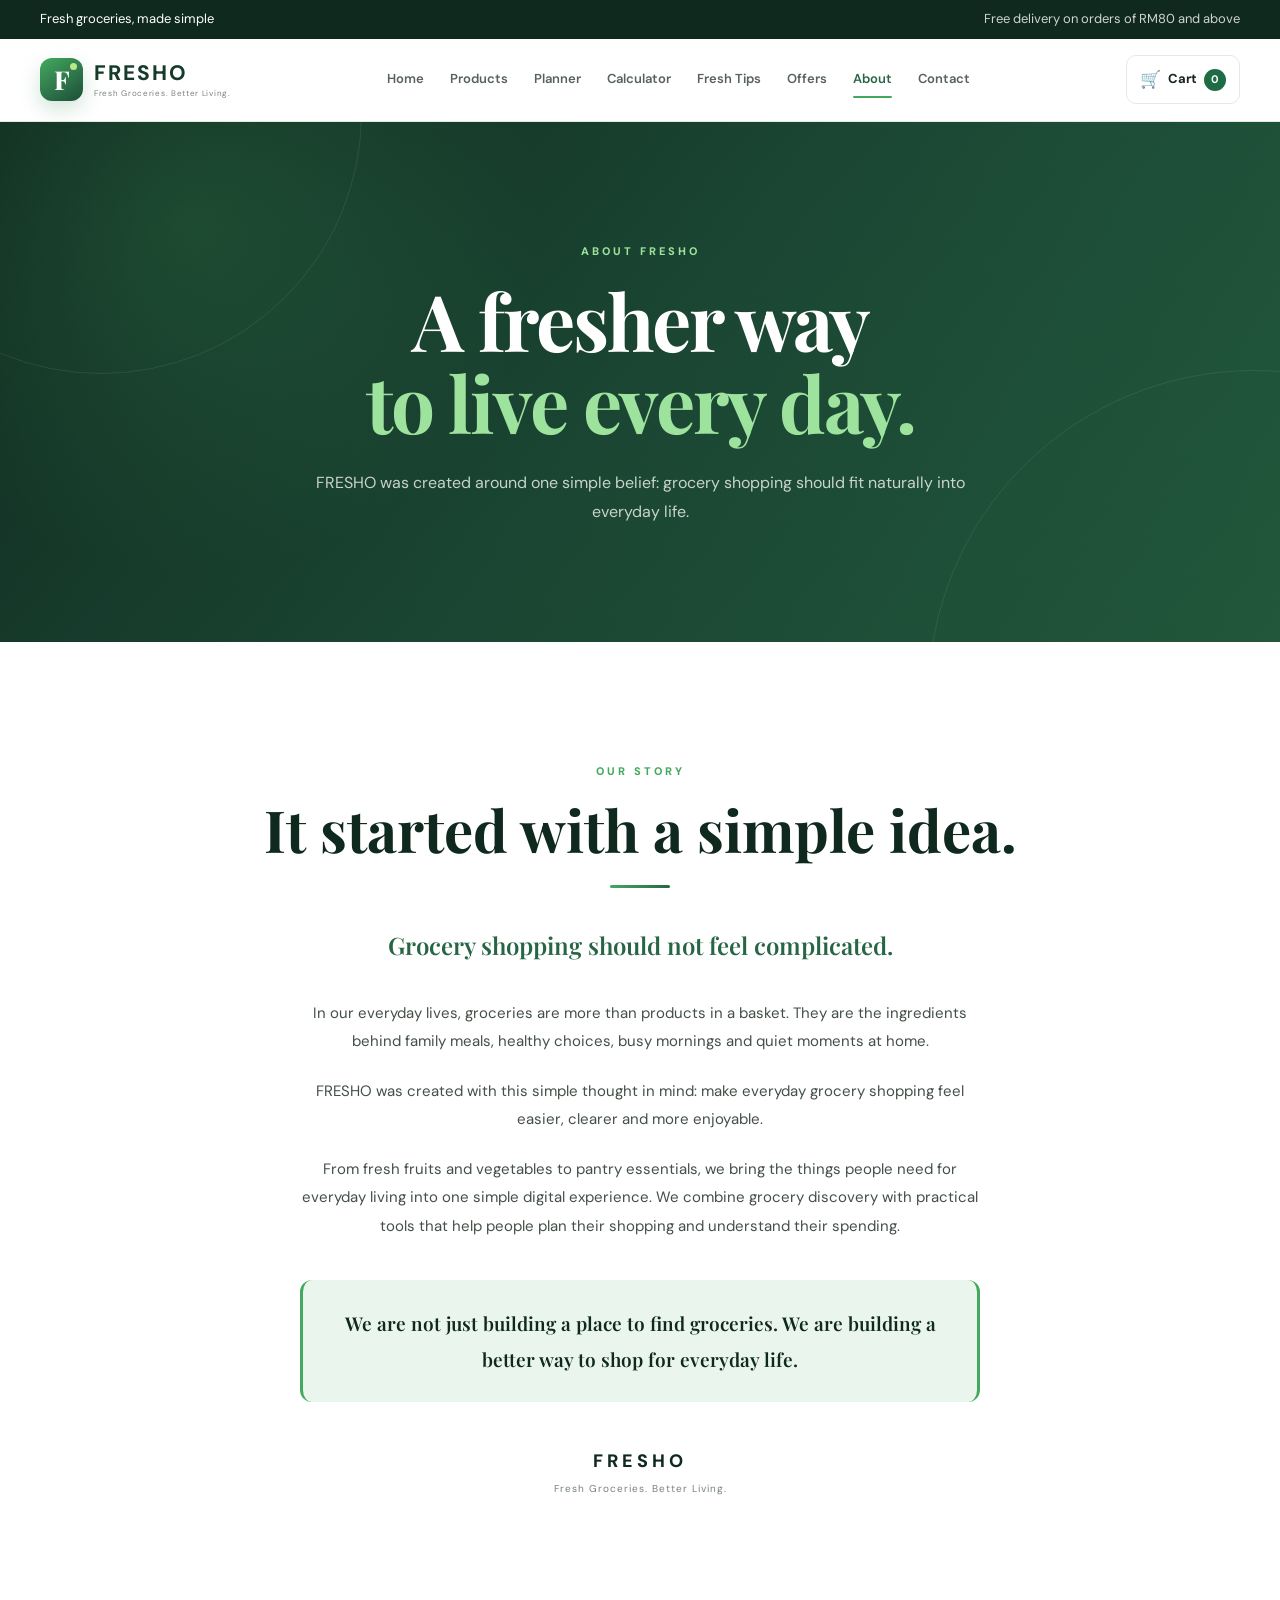
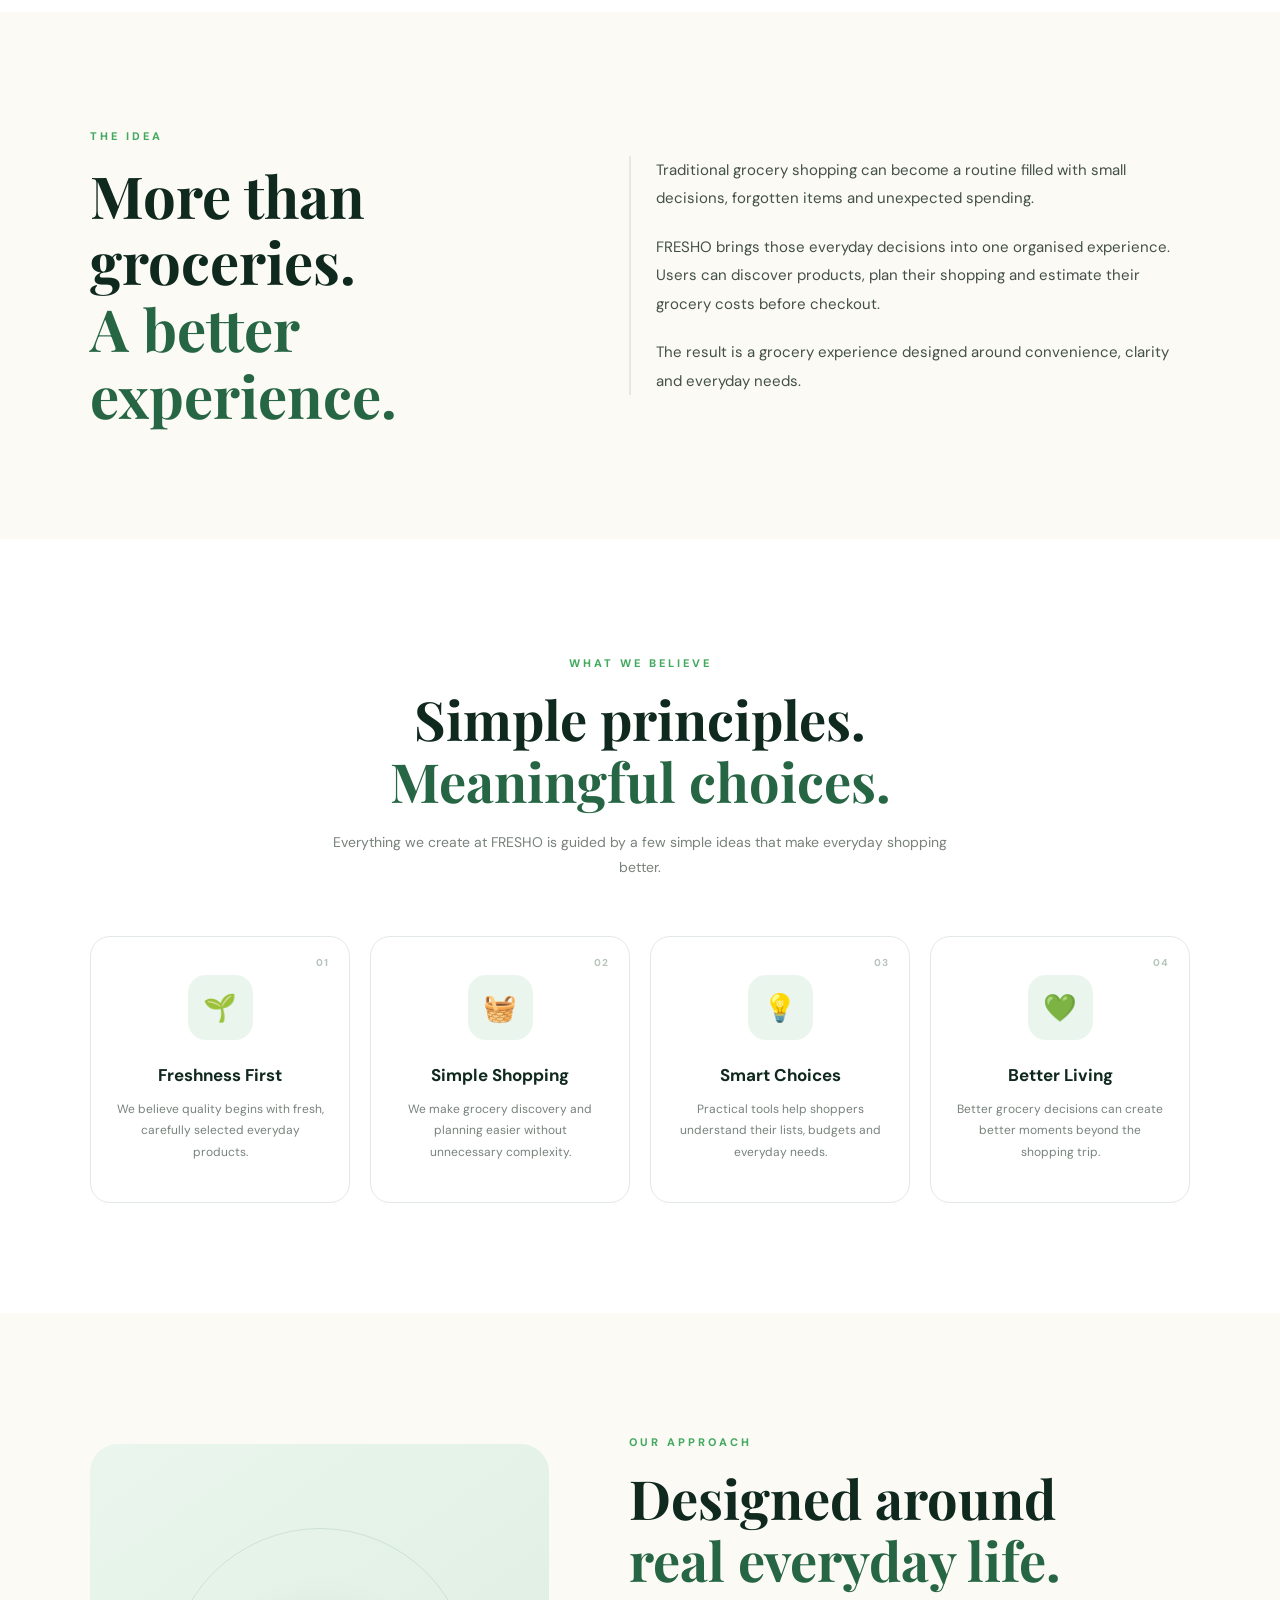
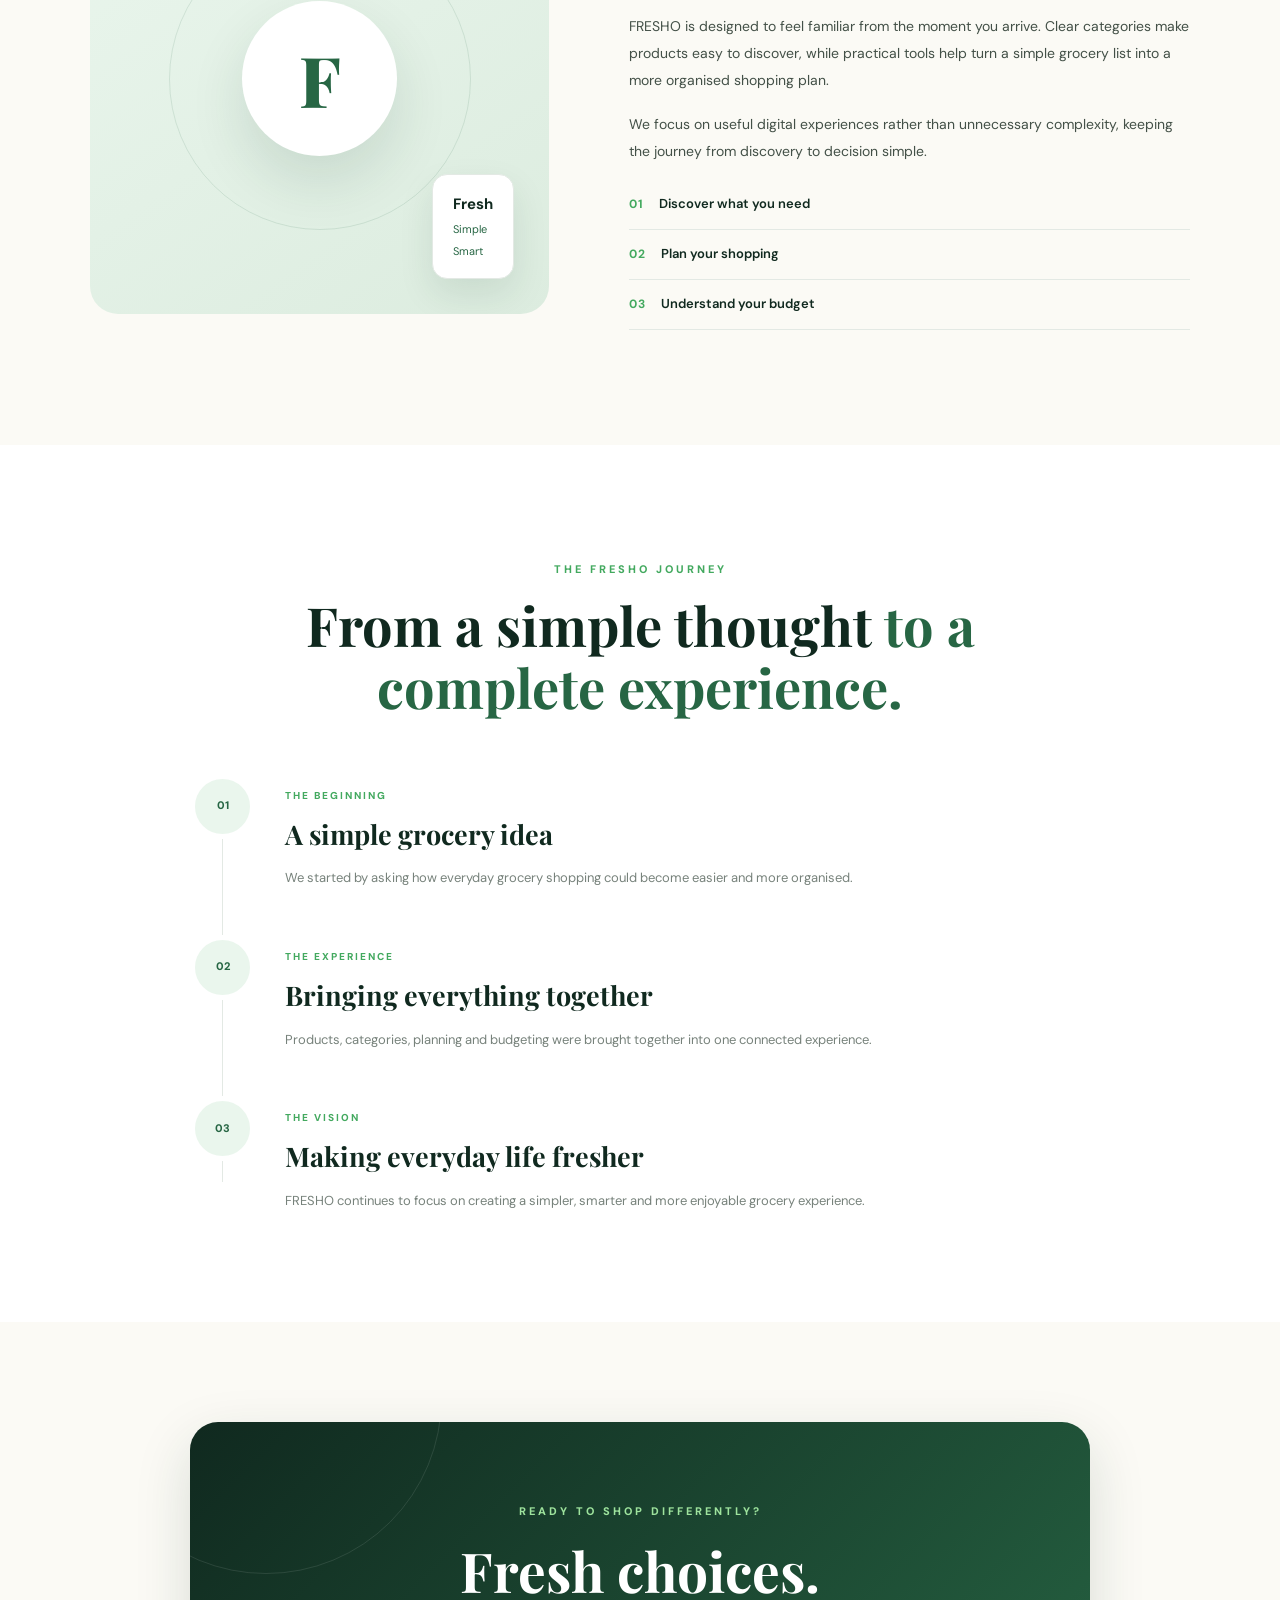
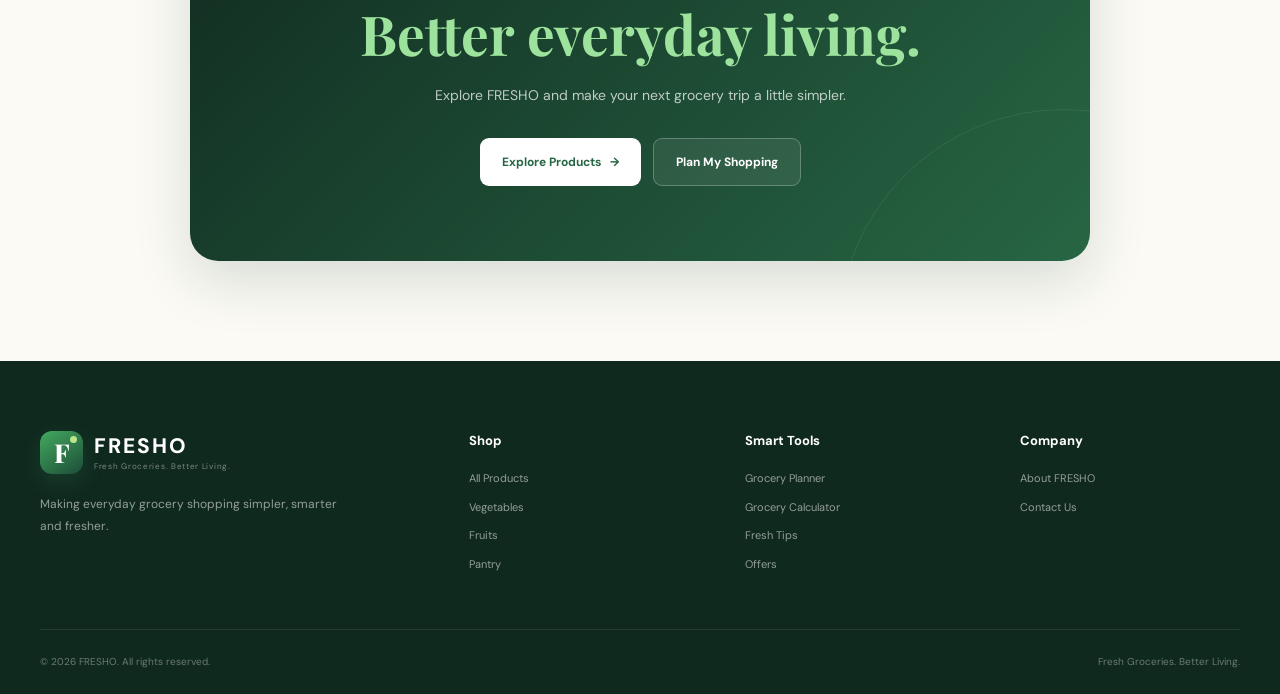
<file: about.html>
<!DOCTYPE html>
<html lang="en">

<head>

    <meta charset="UTF-8">

    <meta name="viewport"
          content="width=device-width, initial-scale=1.0">
    <link rel="icon" href="data:image/svg+xml,%3Csvg xmlns='http://www.w3.org/2000/svg' viewBox='0 0 64 64'%3E%3Crect width='64' height='64' rx='14' fill='%231f6b47'/%3E%3Ctext x='32' y='45' font-family='Georgia,serif' font-size='38' font-weight='700' fill='white' text-anchor='middle'%3EF%3C/text%3E%3C/svg%3E">

    <title>About FRESHO | Fresh Groceries. Better Living.</title>

    <meta name="description"
          content="Discover the story, values and vision behind FRESHO, a modern grocery shopping experience designed for everyday life.">

    <!-- GOOGLE FONTS -->
    <link rel="preconnect"
          href="https://fonts.googleapis.com">

    <link rel="preconnect"
          href="https://fonts.gstatic.com"
          crossorigin>

    <link href="https://fonts.googleapis.com/css2?family=DM+Sans:wght@400;500;600;700;800&family=Playfair+Display:wght@600;700;800&display=swap"
          rel="stylesheet">

    <!-- MAIN CSS -->
    <link rel="stylesheet"
          href="css/style.css">

    <!-- ABOUT PAGE CSS -->
    <link rel="stylesheet"
          href="css/about.css">

</head>


<body>


<!-- =========================================================
     ANNOUNCEMENT BAR
========================================================= -->

<div class="announcement-bar">

    <div class="container announcement-content">

        <span>
            Fresh groceries, made simple
        </span>

        <span class="announcement-right">
            Free delivery on orders of RM80 and above
        </span>

    </div>

</div>



<!-- =========================================================
     HEADER
========================================================= -->

<header class="site-header">

    <div class="container nav-container">


        <!-- LOGO -->

        <a href="index.html"
           class="brand">

            <div class="brand-icon">
                F
            </div>

            <div class="brand-text">

                <span class="brand-name">
                    FRESHO
                </span>

                <span class="brand-tagline">
                    Fresh Groceries. Better Living.
                </span>

            </div>

        </a>



        <!-- MOBILE MENU -->

        <button class="mobile-menu-btn"
                aria-label="Open navigation menu"
                onclick="document.querySelector('.main-nav').classList.toggle('nav-open')">

            <span></span>
            <span></span>
            <span></span>

        </button>



        <!-- NAVIGATION -->

        <nav class="main-nav">

            <a href="index.html"
               class="nav-link">
                Home
            </a>

            <a href="products.html"
               class="nav-link">
                Products
            </a>

            <a href="planner.html"
               class="nav-link">
                Planner
            </a>

            <a href="calculator.html"
               class="nav-link">
                Calculator
            </a>

            <a href="tips.html"
               class="nav-link">
                Fresh Tips
            </a>

            <a href="offers.html"
               class="nav-link">
                Offers
            </a>

            <a href="about.html"
               class="nav-link active">
                About
            </a>

            <a href="contact.html"
               class="nav-link">
                Contact
            </a>

        </nav>


        <!-- CART -->

        <a href="cart.html"
           class="cart-button">

            <span class="cart-icon">
                🛒
            </span>

            <span class="cart-text">
                Cart
            </span>

            <span class="cart-count">
                0
            </span>

        </a>

    </div>

</header>



<main>



<!-- =========================================================
     ABOUT HERO
========================================================= -->

<section class="about-hero">

    <div class="about-hero-overlay"></div>

    <div class="container about-hero-inner">

        <div class="about-hero-content">

            <span class="about-kicker">
                ABOUT FRESHO
            </span>

            <h1>
                A fresher way
                <span>to live every day.</span>
            </h1>

            <p>
                FRESHO was created around one simple belief:
                grocery shopping should fit naturally into
                everyday life.
            </p>

        </div>

    </div>

</section>



<!-- =========================================================
     OUR STORY
========================================================= -->

<section class="about-story-section">

    <div class="container">

        <div class="story-centered">

            <div class="story-content-centered">

                <span class="about-label">
                    OUR STORY
                </span>


                <h2>
                    It started with
                    a simple idea.
                </h2>


                <div class="story-line"></div>


                <p class="story-main">
                    Grocery shopping should not feel complicated.
                </p>


                <p>
                    In our everyday lives, groceries are more than
                    products in a basket. They are the ingredients
                    behind family meals, healthy choices, busy
                    mornings and quiet moments at home.
                </p>


                <p>
                    FRESHO was created with this simple thought in mind:
                    make everyday grocery shopping feel easier, clearer
                    and more enjoyable.
                </p>


                <p>
                    From fresh fruits and vegetables to pantry essentials,
                    we bring the things people need for everyday living
                    into one simple digital experience. We combine
                    grocery discovery with practical tools that help
                    people plan their shopping and understand their spending.
                </p>


                <p class="story-highlight">
                    We are not just building a place to find groceries.
                    We are building a better way to shop for everyday life.
                </p>


                <div class="story-signature">

                    <span>
                        FRESHO
                    </span>

                    <small>
                        Fresh Groceries. Better Living.
                    </small>

                </div>

            </div>

        </div>

    </div>

</section>



<!-- =========================================================
     THE IDEA
========================================================= -->

<section class="about-idea-section">

    <div class="container about-idea-grid">


        <!-- LEFT -->

        <div class="idea-heading">

            <span class="about-label">
                THE IDEA
            </span>

            <h2>
                More than groceries.
                <span>A better experience.</span>
            </h2>

        </div>



        <!-- RIGHT -->

        <div class="idea-text">

            <p>
                Traditional grocery shopping can become a routine
                filled with small decisions, forgotten items and
                unexpected spending.
            </p>

            <p>
                FRESHO brings those everyday decisions into one
                organised experience. Users can discover products,
                plan their shopping and estimate their grocery costs
                before checkout.
            </p>

            <p>
                The result is a grocery experience designed around
                convenience, clarity and everyday needs.
            </p>

        </div>

    </div>

</section>



<!-- =========================================================
     OUR VALUES
========================================================= -->

<section class="about-values-section">

    <div class="container">


        <div class="about-section-heading">

            <span class="about-label">
                WHAT WE BELIEVE
            </span>

            <h2>
                Simple principles.
                <span>Meaningful choices.</span>
            </h2>

            <p>
                Everything we create at FRESHO is guided by a few
                simple ideas that make everyday shopping better.
            </p>

        </div>



        <div class="values-grid">


            <!-- VALUE 1 -->

            <article class="value-card">

                <div class="value-number">
                    01
                </div>

                <div class="value-icon">
                    🌱
                </div>

                <h3>
                    Freshness First
                </h3>

                <p>
                    We believe quality begins with fresh,
                    carefully selected everyday products.
                </p>

            </article>



            <!-- VALUE 2 -->

            <article class="value-card">

                <div class="value-number">
                    02
                </div>

                <div class="value-icon">
                    🧺
                </div>

                <h3>
                    Simple Shopping
                </h3>

                <p>
                    We make grocery discovery and planning
                    easier without unnecessary complexity.
                </p>

            </article>



            <!-- VALUE 3 -->

            <article class="value-card">

                <div class="value-number">
                    03
                </div>

                <div class="value-icon">
                    💡
                </div>

                <h3>
                    Smart Choices
                </h3>

                <p>
                    Practical tools help shoppers understand
                    their lists, budgets and everyday needs.
                </p>

            </article>



            <!-- VALUE 4 -->

            <article class="value-card">

                <div class="value-number">
                    04
                </div>

                <div class="value-icon">
                    💚
                </div>

                <h3>
                    Better Living
                </h3>

                <p>
                    Better grocery decisions can create
                    better moments beyond the shopping trip.
                </p>

            </article>

        </div>

    </div>

</section>



<!-- =========================================================
     OUR APPROACH
========================================================= -->

<section class="about-approach-section">

    <div class="container approach-grid">


        <div class="approach-visual">

            <div class="approach-circle">

                <span>
                    F
                </span>

            </div>

            <div class="approach-small-card">

                <strong>
                    Fresh
                </strong>

                <span>
                    Simple
                </span>

                <span>
                    Smart
                </span>

            </div>

        </div>



        <div class="approach-content">

            <span class="about-label">
                OUR APPROACH
            </span>

            <h2>
                Designed around
                <span>real everyday life.</span>
            </h2>

            <p>
                FRESHO is designed to feel familiar from the moment
                you arrive. Clear categories make products easy to
                discover, while practical tools help turn a simple
                grocery list into a more organised shopping plan.
            </p>

            <p>
                We focus on useful digital experiences rather than
                unnecessary complexity, keeping the journey from
                discovery to decision simple.
            </p>


            <div class="approach-points">

                <div>
                    <strong>
                        01
                    </strong>

                    <span>
                        Discover what you need
                    </span>
                </div>

                <div>
                    <strong>
                        02
                    </strong>

                    <span>
                        Plan your shopping
                    </span>
                </div>

                <div>
                    <strong>
                        03
                    </strong>

                    <span>
                        Understand your budget
                    </span>
                </div>

            </div>

        </div>

    </div>

</section>



<!-- =========================================================
     FRESHO JOURNEY
========================================================= -->

<section class="about-journey-section">

    <div class="container">


        <div class="about-section-heading centered">

            <span class="about-label">
                THE FRESHO JOURNEY
            </span>

            <h2>
                From a simple thought
                <span>to a complete experience.</span>
            </h2>

        </div>



        <div class="journey">


            <div class="journey-item">

                <div class="journey-dot">
                    01
                </div>

                <div class="journey-content">

                    <span>
                        THE BEGINNING
                    </span>

                    <h3>
                        A simple grocery idea
                    </h3>

                    <p>
                        We started by asking how everyday grocery
                        shopping could become easier and more organised.
                    </p>

                </div>

            </div>



            <div class="journey-item">

                <div class="journey-dot">
                    02
                </div>

                <div class="journey-content">

                    <span>
                        THE EXPERIENCE
                    </span>

                    <h3>
                        Bringing everything together
                    </h3>

                    <p>
                        Products, categories, planning and budgeting
                        were brought together into one connected experience.
                    </p>

                </div>

            </div>



            <div class="journey-item">

                <div class="journey-dot">
                    03
                </div>

                <div class="journey-content">

                    <span>
                        THE VISION
                    </span>

                    <h3>
                        Making everyday life fresher
                    </h3>

                    <p>
                        FRESHO continues to focus on creating a simpler,
                        smarter and more enjoyable grocery experience.
                    </p>

                </div>

            </div>

        </div>

    </div>

</section>



<!-- =========================================================
     FINAL CTA
========================================================= -->

<section class="about-final-section">

    <div class="container">

        <div class="about-final-box">

            <span class="about-final-label">
                READY TO SHOP DIFFERENTLY?
            </span>

            <h2>
                Fresh choices.
                <span>Better everyday living.</span>
            </h2>

            <p>
                Explore FRESHO and make your next grocery trip
                a little simpler.
            </p>

            <div class="about-final-buttons">

                <a href="products.html"
                   class="about-btn-primary">

                    Explore Products
                    <span>→</span>

                </a>

                <a href="planner.html"
                   class="about-btn-light">

                    Plan My Shopping

                </a>

            </div>

        </div>

    </div>

</section>



</main>



<!-- =========================================================
     FOOTER
========================================================= -->

<footer class="site-footer">

    <div class="container footer-grid">


        <!-- BRAND -->

        <div class="footer-brand">

            <a href="index.html"
               class="brand footer-logo">

                <div class="brand-icon">
                    F
                </div>

                <div class="brand-text">

                    <span class="brand-name">
                        FRESHO
                    </span>

                    <span class="brand-tagline">
                        Fresh Groceries. Better Living.
                    </span>

                </div>

            </a>

            <p>
                Making everyday grocery shopping
                simpler, smarter and fresher.
            </p>

        </div>



        <!-- SHOP -->

        <div class="footer-column">

            <h3>
                Shop
            </h3>

            <a href="products.html">
                All Products
            </a>

            <a href="products.html">
                Vegetables
            </a>

            <a href="products.html">
                Fruits
            </a>

            <a href="products.html">
                Pantry
            </a>

        </div>



        <!-- TOOLS -->

        <div class="footer-column">

            <h3>
                Smart Tools
            </h3>

            <a href="planner.html">
                Grocery Planner
            </a>

            <a href="calculator.html">
                Grocery Calculator
            </a>

            <a href="tips.html">
                Fresh Tips
            </a>

            <a href="offers.html">
                Offers
            </a>

        </div>



        <!-- COMPANY -->

        <div class="footer-column">

            <h3>
                Company
            </h3>

            <a href="about.html">
                About FRESHO
            </a>

            <a href="contact.html">
                Contact Us
            </a>

        </div>

    </div>



    <!-- FOOTER BOTTOM -->

    <div class="container footer-bottom">

        <p>
            © 2026 FRESHO. All rights reserved.
        </p>

        <p>
            Fresh Groceries. Better Living.
        </p>

    </div>

</footer>



<!-- =========================================================
     JAVASCRIPT
========================================================= -->

<script>

    const menuButton =
        document.querySelector(".mobile-menu-btn");

    const navigation =
        document.querySelector(".main-nav");


    if (menuButton && navigation) {

        menuButton.addEventListener("click", function () {

            navigation.classList.toggle("nav-open");

        });

    }

</script>



<!-- SHARED CART STORE - keeps the header cart
     count correct on every page -->
<script src="js/cart-store.js"></script>

</body>

</html>
</file>
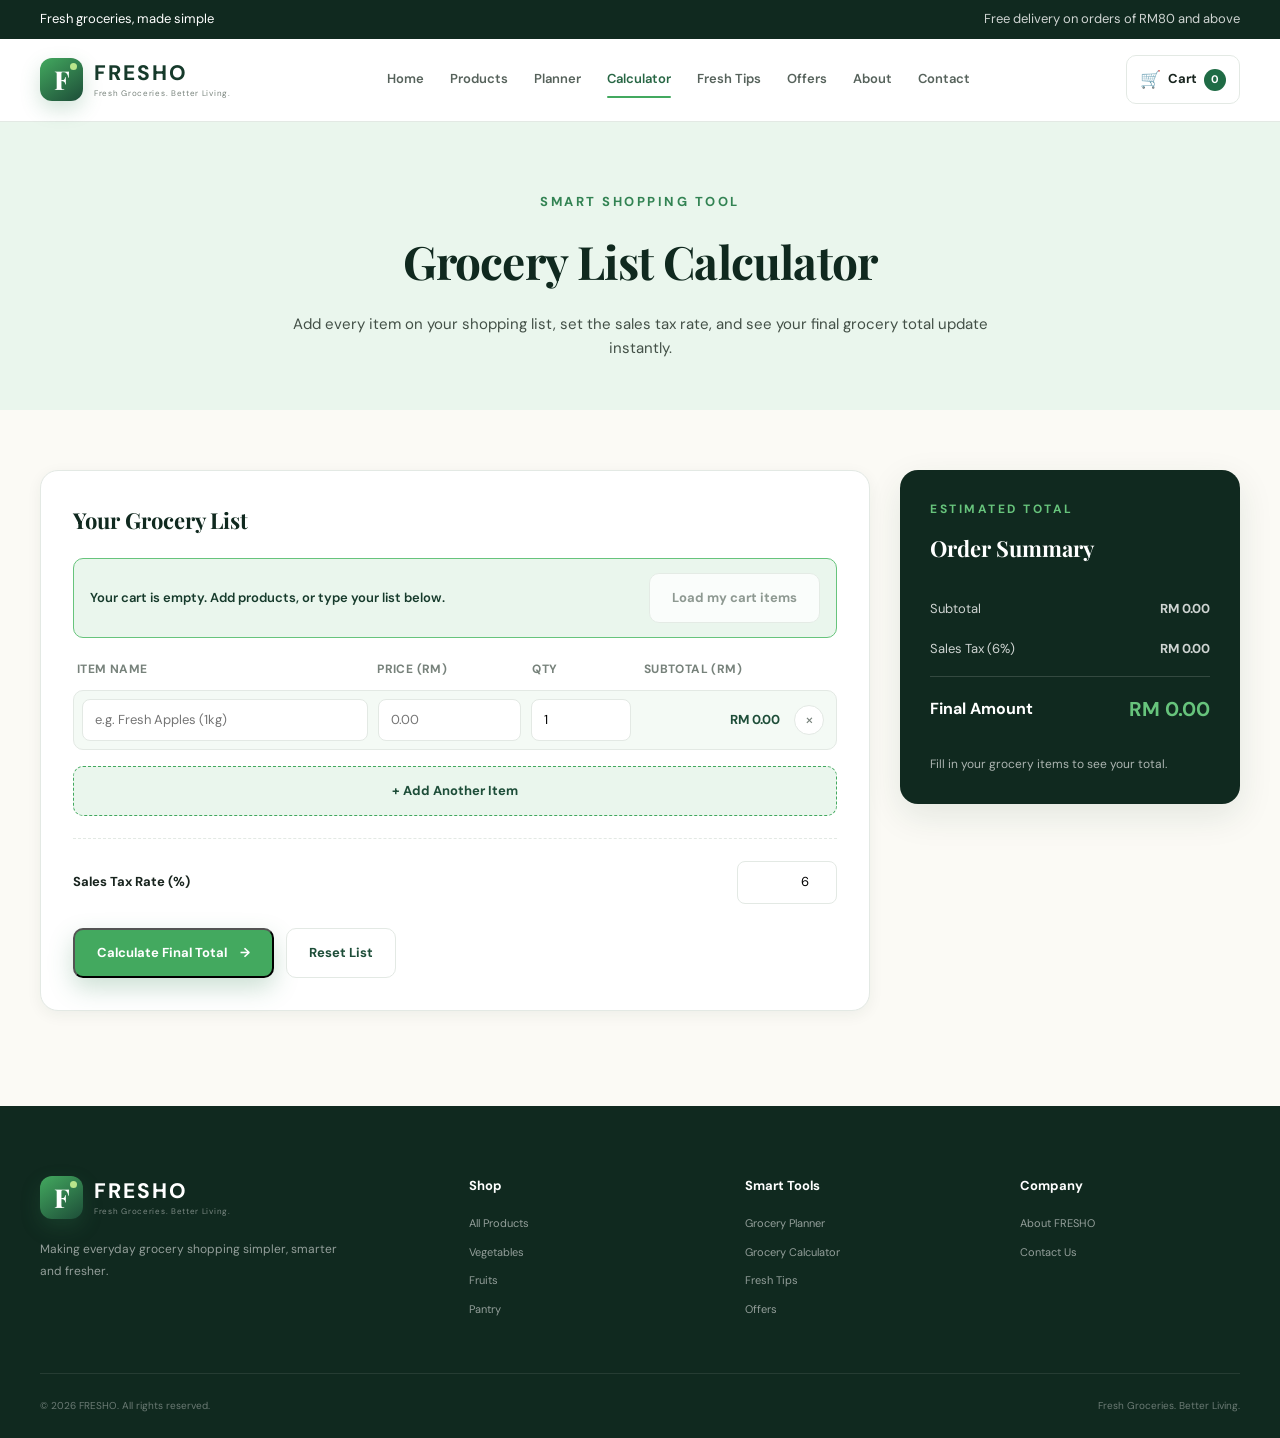
<file: calculator.html>
<!DOCTYPE html>
<html lang="en">

<head>

    <meta charset="UTF-8">

    <meta name="viewport"
          content="width=device-width, initial-scale=1.0">
    <link rel="icon" href="data:image/svg+xml,%3Csvg xmlns='http://www.w3.org/2000/svg' viewBox='0 0 64 64'%3E%3Crect width='64' height='64' rx='14' fill='%231f6b47'/%3E%3Ctext x='32' y='45' font-family='Georgia,serif' font-size='38' font-weight='700' fill='white' text-anchor='middle'%3EF%3C/text%3E%3C/svg%3E">

    <meta name="description" content="Add up a grocery list with FRESHO's calculator: subtotal, sales tax and final amount, updated as you type.">
    <title>Grocery Calculator | FRESHO</title>

    <!-- MAIN CSS -->
    <link rel="stylesheet"
          href="css/style.css">

    <!-- CALCULATOR PAGE CSS -->
    <link rel="stylesheet"
          href="css/calculator.css">

    <!-- CALCULATOR VALIDATION / ERROR STYLING -->
    <link rel="stylesheet"
          href="css/validation.css">

    <!-- Google Fonts -->
    <link rel="preconnect" href="https://fonts.googleapis.com">
    <link rel="preconnect" href="https://fonts.gstatic.com" crossorigin>
    <link href="https://fonts.googleapis.com/css2?family=DM+Sans:wght@400;500;600;700;800&family=Playfair+Display:wght@600;700;800&display=swap"
          rel="stylesheet">

</head>


<body>


<!-- =========================================================
     ANNOUNCEMENT BAR
========================================================= -->

<div class="announcement-bar">

    <div class="container announcement-content">

        <span>
            Fresh groceries, made simple
        </span>

        <span class="announcement-right">
            Free delivery on orders of RM80 and above
        </span>

    </div>

</div>



<!-- =========================================================
     HEADER
========================================================= -->

<header class="site-header">

    <div class="container nav-container">


        <!-- LOGO -->

        <a href="index.html"
           class="brand">

            <div class="brand-icon">
                F
            </div>

            <div class="brand-text">

                <span class="brand-name">
                    FRESHO
                </span>

                <span class="brand-tagline">
                    Fresh Groceries. Better Living.
                </span>

            </div>

        </a>



        <!-- MOBILE MENU -->

        <button class="mobile-menu-btn"
                aria-label="Open navigation menu">

            <span></span>
            <span></span>
            <span></span>

        </button>



        <!-- NAVIGATION -->

        <nav class="main-nav">

            <a href="index.html"
               class="nav-link">
                Home
            </a>

            <a href="products.html"
               class="nav-link">
                Products
            </a>

            <a href="planner.html"
               class="nav-link">
                Planner
            </a>

            <a href="calculator.html"
               class="nav-link active">
                Calculator
            </a>

            <a href="tips.html"
               class="nav-link">
                Fresh Tips
            </a>

            <a href="offers.html"
               class="nav-link">
                Offers
            </a>

            <a href="about.html"
               class="nav-link">
                About
            </a>

            <a href="contact.html"
               class="nav-link">
                Contact
            </a>

        </nav>



        <!-- CART -->

        <a href="cart.html"
           class="cart-button">

            <span class="cart-icon">
                🛒
            </span>

            <span class="cart-text">
                Cart
            </span>

            <span class="cart-count">
                0
            </span>

        </a>

    </div>

</header>



<!-- =========================================================
     MAIN CONTENT
     
     GROCERY CALCULATOR CONTENT WILL BE ADDED HERE
========================================================= -->

<main>


<!-- =========================================================
     CALCULATOR PAGE HERO
========================================================= -->

<section class="calc-hero">

    <div class="container calc-hero-container">

        <span class="eyebrow">SMART SHOPPING TOOL</span>

        <h1>
            Grocery List Calculator
        </h1>

        <p>
            Add every item on your shopping list, set the sales tax
            rate, and see your final grocery total update instantly.
        </p>

    </div>

</section>



<!-- =========================================================
     CALCULATOR
========================================================= -->

<section class="section calculator-section">

    <div class="container calculator-layout">

        <!-- =====================================================
             GROCERY FORM
        ====================================================== -->

        <div class="calculator-card">

            <form id="grocery-form" novalidate>

                <h2 class="calc-card-title">
                    Your Grocery List
                </h2>

                <!-- =============================================
                     CART BRIDGE
                     Loads the shopping cart saved by the Products
                     page so the list does not have to be retyped.
                ============================================== -->
                <div class="calc-cart-bar">

                    <p id="cart-status" class="calc-cart-status">
                        Checking your cart...
                    </p>

                    <button type="button"
                            id="load-cart-btn"
                            class="btn btn-cart">
                        Load my cart items
                    </button>

                </div>

                <!-- TABLE HEAD -->
                <div class="calc-table">

                    <div class="calc-table-head">
                        <span>Item Name</span>
                        <span>Price (RM)</span>
                        <span>Qty</span>
                        <span>Subtotal (RM)</span>
                        <span class="calc-col-action" aria-hidden="true"></span>
                    </div>

                    <!-- ROWS ARE ADDED / REMOVED HERE BY JAVASCRIPT -->
                    <div id="grocery-items" class="calc-table-body">

                        <div class="grocery-row" data-row>

                            <div class="calc-field">
                                <input type="text"
                                       class="item-name"
                                       placeholder="e.g. Fresh Apples (1kg)"
                                       aria-label="Item name">
                            </div>

                            <div class="calc-field">
                                <input type="number"
                                       class="item-price"
                                       min="0.01"
                                       step="0.01"
                                       placeholder="0.00"
                                       aria-label="Item price in Ringgit Malaysia">
                            </div>

                            <div class="calc-field">
                                <input type="number"
                                       class="item-qty"
                                       min="1"
                                       step="1"
                                       value="1"
                                       aria-label="Item quantity">
                            </div>

                            <span class="row-subtotal">RM 0.00</span>

                            <button type="button"
                                    class="remove-row-btn"
                                    aria-label="Remove this item"
                                    title="Remove item">
                                &times;
                            </button>

                            <!-- PER-ROW ERROR MESSAGE -->
                            <p class="row-error" role="alert" hidden></p>

                        </div>

                    </div>

                </div>

                <!-- ADD ITEM -->
                <button type="button"
                        id="add-row-btn"
                        class="btn btn-add">
                    + Add Another Item
                </button>

                <!-- FORM-LEVEL ERROR MESSAGE (populated by calculator.js) -->
                <div id="form-error"
                     class="form-error"
                     role="alert"
                     aria-live="polite"
                     hidden>
                </div>

                <!-- SALES TAX -->
                <div class="calc-tax-row">

                    <label for="tax-rate">
                        Sales Tax Rate (%)
                    </label>

                    <input type="number"
                           id="tax-rate"
                           min="0.1"
                           max="100"
                           step="0.1"
                           value="6"
                           inputmode="decimal">

                </div>

                <!-- ACTIONS -->
                <div class="calc-actions">

                    <button type="submit" class="btn btn-primary">
                        Calculate Final Total
                        <span>→</span>
                    </button>

                    <button type="reset" id="reset-btn" class="btn btn-outline">
                        Reset List
                    </button>

                </div>

            </form>

        </div>


        <!-- =====================================================
             LIVE SUMMARY
        ====================================================== -->

        <aside class="calc-summary" aria-live="polite">

            <span class="eyebrow calc-summary-eyebrow">
                ESTIMATED TOTAL
            </span>

            <h2>
                Order Summary
            </h2>

            <div class="summary-row">
                <span>Subtotal</span>
                <strong id="summary-subtotal">RM 0.00</strong>
            </div>

            <div class="summary-row">
                <span id="summary-tax-label">Sales Tax (6%)</span>
                <strong id="summary-tax">RM 0.00</strong>
            </div>

            <div class="summary-divider"></div>

            <div class="summary-row summary-total">
                <span>Final Amount</span>
                <strong id="summary-total">RM 0.00</strong>
            </div>

            <p id="summary-status" class="summary-note">
                Fill in your grocery items to see your total.
            </p>

        </aside>

    </div>

</section>


</main>



<!-- =========================================================
     FOOTER
========================================================= -->

<footer class="site-footer">

    <div class="container footer-grid">


        <!-- BRAND -->

        <div class="footer-brand">

            <a href="index.html"
               class="brand footer-logo">

                <div class="brand-icon">
                    F
                </div>

                <div class="brand-text">

                    <span class="brand-name">
                        FRESHO
                    </span>

                    <span class="brand-tagline">
                        Fresh Groceries. Better Living.
                    </span>

                </div>

            </a>

            <p>
                Making everyday grocery shopping
                simpler, smarter and fresher.
            </p>

        </div>



        <!-- SHOP -->

        <div class="footer-column">

            <h3>
                Shop
            </h3>

            <a href="products.html">
                All Products
            </a>

            <a href="products.html">
                Vegetables
            </a>

            <a href="products.html">
                Fruits
            </a>

            <a href="products.html">
                Pantry
            </a>

        </div>



        <!-- SMART TOOLS -->

        <div class="footer-column">

            <h3>
                Smart Tools
            </h3>

            <a href="planner.html">
                Grocery Planner
            </a>

            <a href="calculator.html">
                Grocery Calculator
            </a>

            <a href="tips.html">
                Fresh Tips
            </a>

            <a href="offers.html">
                Offers
            </a>

        </div>



        <!-- COMPANY -->

        <div class="footer-column">

            <h3>
                Company
            </h3>

            <a href="about.html">
                About FRESHO
            </a>

            <a href="contact.html">
                Contact Us
            </a>

        </div>

    </div>



    <!-- FOOTER BOTTOM -->

    <div class="container footer-bottom">

        <p>
            © 2026 FRESHO. All rights reserved.
        </p>

        <p>
            Fresh Groceries. Better Living.
        </p>

    </div>

</footer>



<!-- =========================================================
     MOBILE MENU JAVASCRIPT
========================================================= -->

<script>

    const menuButton =
        document.querySelector(".mobile-menu-btn");

    const navigation =
        document.querySelector(".main-nav");


    if (menuButton && navigation) {

        menuButton.addEventListener("click", function () {

            navigation.classList.toggle("nav-open");

        });

    }

</script>


<!-- =========================================================
     GROCERY CALCULATOR JAVASCRIPT
========================================================= -->

<!-- SHARED CART STORE - must load before the page scripts -->
<script src="js/cart-store.js"></script>

<script src="js/calculator.js"></script>

<!-- CALCULATOR VALIDATION / ERROR HANDLING -->
<script src="js/validation.js"></script>



</body>

</html>
</file>
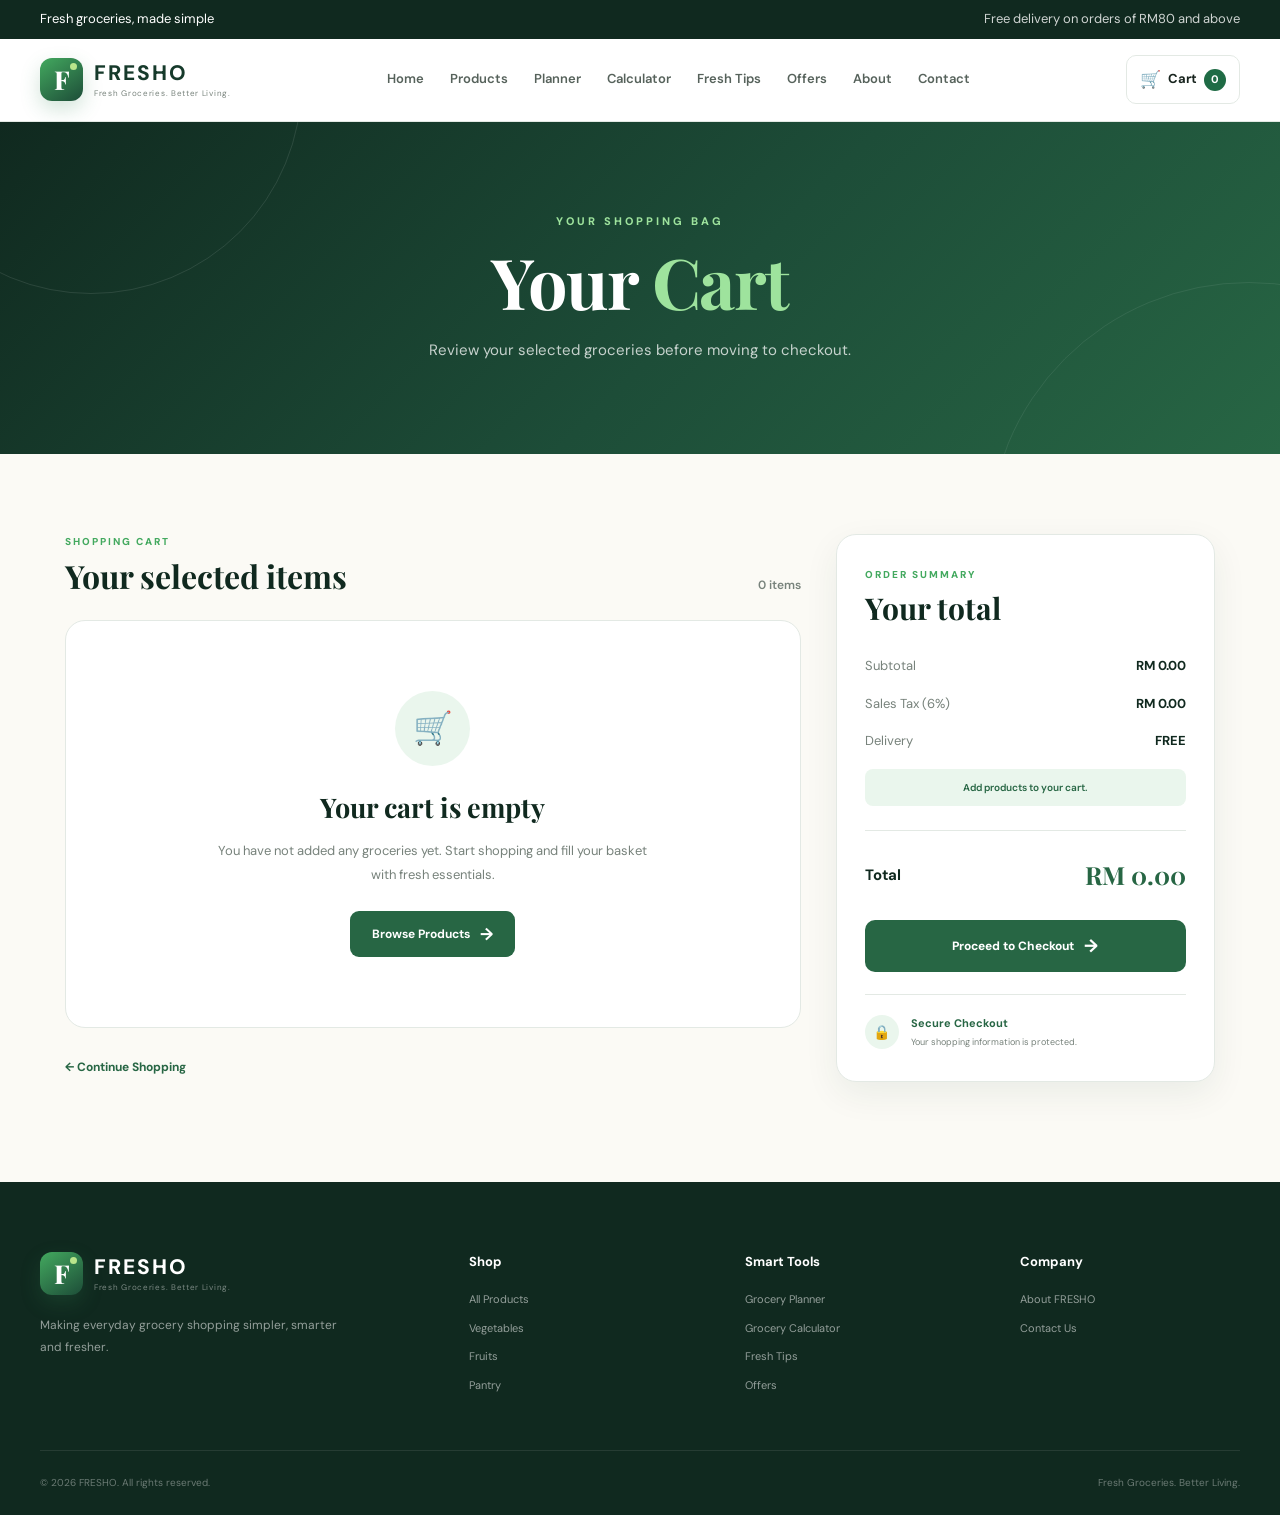
<file: cart.html>
<!DOCTYPE html>
<html lang="en">

<head>
    <meta charset="UTF-8">
    <meta name="viewport" content="width=device-width, initial-scale=1.0">
    <link rel="icon" href="data:image/svg+xml,%3Csvg xmlns='http://www.w3.org/2000/svg' viewBox='0 0 64 64'%3E%3Crect width='64' height='64' rx='14' fill='%231f6b47'/%3E%3Ctext x='32' y='45' font-family='Georgia,serif' font-size='38' font-weight='700' fill='white' text-anchor='middle'%3EF%3C/text%3E%3C/svg%3E">

    <meta name="description" content="Review the items in your FRESHO cart, change quantities and see your total with tax and delivery.">
    <title>Shopping Cart | FRESHO</title>

    <!-- Main CSS -->
    <link rel="stylesheet" href="css/style.css">

    <!-- Cart CSS -->
    <link rel="stylesheet" href="css/cart.css">

    <!-- Google Fonts -->
    <link rel="preconnect" href="https://fonts.googleapis.com">
    <link rel="preconnect" href="https://fonts.gstatic.com" crossorigin>

    <link href="https://fonts.googleapis.com/css2?family=DM+Sans:wght@400;500;600;700;800&family=Playfair+Display:wght@600;700;800&display=swap"
        rel="stylesheet">
</head>


<body>


<!-- =========================================================
     ANNOUNCEMENT BAR
========================================================= -->

<div class="announcement-bar">

    <div class="container announcement-content">

        <span>
            Fresh groceries, made simple
        </span>

        <span class="announcement-right">
            Free delivery on orders of RM80 and above
        </span>

    </div>

</div>



<!-- =========================================================
     HEADER
========================================================= -->

<header class="site-header">

    <div class="container nav-container">


        <!-- LOGO -->

        <a href="index.html" class="brand">

            <div class="brand-icon">
                F
            </div>

            <div class="brand-text">

                <span class="brand-name">
                    FRESHO
                </span>

                <span class="brand-tagline">
                    Fresh Groceries. Better Living.
                </span>

            </div>

        </a>



        <!-- MOBILE MENU -->

        <button class="mobile-menu-btn"
                aria-label="Open navigation menu">

            <span></span>
            <span></span>
            <span></span>

        </button>



        <!-- NAVIGATION -->

        <nav class="main-nav">

            <a href="index.html" class="nav-link">
                Home
            </a>

            <a href="products.html" class="nav-link">
                Products
            </a>

            <a href="planner.html" class="nav-link">
                Planner
            </a>

            <a href="calculator.html" class="nav-link">
                Calculator
            </a>

            <a href="tips.html" class="nav-link">
                Fresh Tips
            </a>

            <a href="offers.html" class="nav-link">
                Offers
            </a>

            <a href="about.html" class="nav-link">
                About
            </a>

            <a href="contact.html" class="nav-link">
                Contact
            </a>

        </nav>



        <!-- CART -->

        <a href="cart.html" class="cart-button">

            <span class="cart-icon">
                🛒
            </span>

            <span class="cart-text">
                Cart
            </span>

            <span class="cart-count" id="headerCartCount">
                0
            </span>

        </a>

    </div>

</header>



<!-- =========================================================
     CART MAIN CONTENT
========================================================= -->

<main class="cart-page">


    <!-- =====================================================
         CART HERO
    ===================================================== -->

    <section class="cart-hero">

        <div class="container">

            <span class="cart-kicker">
                YOUR SHOPPING BAG
            </span>

            <h1>
                Your <span>Cart</span>
            </h1>

            <p>
                Review your selected groceries before
                moving to checkout.
            </p>

        </div>

    </section>



    <!-- =====================================================
         CART CONTENT
    ===================================================== -->

    <section class="cart-section">

        <div class="container cart-layout">


            <!-- =================================================
                 LEFT: CART ITEMS
            ================================================= -->

            <div class="cart-items-area">

                <div class="cart-heading">

                    <div>

                        <span class="section-label">
                            SHOPPING CART
                        </span>

                        <h2>
                            Your selected items
                        </h2>

                    </div>

                    <span id="itemCount">
                        0 items
                    </span>

                </div>



                <!-- ERROR MESSAGE -->

                <div id="cartError"
                     class="cart-error"
                     role="alert">

                </div>



                <!-- CART ITEMS -->

                <div id="cartItems"
                     class="cart-items">

                    <!-- JavaScript will add products here -->

                </div>



                <!-- EMPTY CART -->

                <div id="emptyCart"
                     class="empty-cart"
                     style="display:none;">

                    <div class="empty-cart-icon">
                        🛒
                    </div>

                    <h3>
                        Your cart is empty
                    </h3>

                    <p>
                        You have not added any groceries yet.
                        Start shopping and fill your basket with fresh essentials.
                    </p>

                    <a href="products.html"
                       class="shop-button">

                        Browse Products
                        <span>→</span>

                    </a>

                </div>



                <!-- CONTINUE SHOPPING -->

                <div class="continue-shopping">

                    <a href="products.html">
                        ← Continue Shopping
                    </a>

                </div>

            </div>



            <!-- =================================================
                 RIGHT: ORDER SUMMARY
            ================================================= -->

            <aside class="cart-summary">

                <div class="summary-card">

                    <span class="section-label">
                        ORDER SUMMARY
                    </span>

                    <h2>
                        Your total
                    </h2>



                    <!-- SUBTOTAL -->

                    <div class="summary-row">

                        <span>
                            Subtotal
                        </span>

                        <strong id="subtotal">
                            RM 0.00
                        </strong>

                    </div>



                    <!-- SALES TAX -->

                    <div class="summary-row">

                        <span>
                            Sales Tax (6%)
                        </span>

                        <strong id="salesTax">
                            RM 0.00
                        </strong>

                    </div>



                    <!-- DELIVERY -->

                    <div class="summary-row">

                        <span>
                            Delivery
                        </span>

                        <strong id="deliveryFee">
                            RM 0.00
                        </strong>

                    </div>



                    <div class="free-delivery-note"
                         id="deliveryNote">

                        Free delivery on orders of RM80 and above

                    </div>



                    <div class="summary-divider"></div>



                    <!-- FINAL TOTAL -->

                    <div class="summary-total">

                        <span>
                            Total
                        </span>

                        <strong id="grandTotal">
                            RM 0.00
                        </strong>

                    </div>



                    <!-- CHECKOUT -->

                    <button type="button"
                            id="checkoutButton"
                            class="checkout-button">

                        Proceed to Checkout
                        <span>→</span>

                    </button>



                    <!-- SECURITY -->

                    <div class="secure-checkout">

                        <span>
                            🔒
                        </span>

                        <div>

                            <strong>
                                Secure Checkout
                            </strong>

                            <small>
                                Your shopping information is protected.
                            </small>

                        </div>

                    </div>

                </div>

            </aside>

        </div>

    </section>

</main>



<!-- =========================================================
     FOOTER
========================================================= -->

<footer class="site-footer">

    <div class="container footer-grid">


        <!-- BRAND -->

        <div class="footer-brand">

            <a href="index.html"
               class="brand footer-logo">

                <div class="brand-icon">
                    F
                </div>

                <div class="brand-text">

                    <span class="brand-name">
                        FRESHO
                    </span>

                    <span class="brand-tagline">
                        Fresh Groceries. Better Living.
                    </span>

                </div>

            </a>

            <p>
                Making everyday grocery shopping
                simpler, smarter and fresher.
            </p>

        </div>



        <!-- SHOP -->

        <div class="footer-column">

            <h3>
                Shop
            </h3>

            <a href="products.html">
                All Products
            </a>

            <a href="products.html">
                Vegetables
            </a>

            <a href="products.html">
                Fruits
            </a>

            <a href="products.html">
                Pantry
            </a>

        </div>



        <!-- TOOLS -->

        <div class="footer-column">

            <h3>
                Smart Tools
            </h3>

            <a href="planner.html">
                Grocery Planner
            </a>

            <a href="calculator.html">
                Grocery Calculator
            </a>

            <a href="tips.html">
                Fresh Tips
            </a>

            <a href="offers.html">
                Offers
            </a>

        </div>



        <!-- COMPANY -->

        <div class="footer-column">

            <h3>
                Company
            </h3>

            <a href="about.html">
                About FRESHO
            </a>

            <a href="contact.html">
                Contact Us
            </a>

        </div>

    </div>



    <!-- FOOTER BOTTOM -->

    <div class="container footer-bottom">

        <p>
            © 2026 FRESHO. All rights reserved.
        </p>

        <p>
            Fresh Groceries. Better Living.
        </p>

    </div>

</footer>



<!-- =========================================================
     CART JAVASCRIPT
========================================================= -->

<script>

document.addEventListener("DOMContentLoaded", function () {


    /* =====================================================
       DOM ELEMENTS
    ===================================================== */

    const cartItemsContainer =
        document.getElementById("cartItems");

    const emptyCart =
        document.getElementById("emptyCart");

    const cartError =
        document.getElementById("cartError");

    const subtotalElement =
        document.getElementById("subtotal");

    const salesTaxElement =
        document.getElementById("salesTax");

    const deliveryElement =
        document.getElementById("deliveryFee");

    const grandTotalElement =
        document.getElementById("grandTotal");

    const itemCountElement =
        document.getElementById("itemCount");

    const headerCartCount =
        document.getElementById("headerCartCount");

    const checkoutButton =
        document.getElementById("checkoutButton");



    /* =====================================================
       SALES TAX
    ===================================================== */

    const SALES_TAX_RATE = 0.06;

    const FREE_DELIVERY_LIMIT = 80;

    const STANDARD_DELIVERY = 5;



    /* =====================================================
       LOAD CART
    ===================================================== */

    let cart = [];

    // The shared cart store (js/cart-store.js) checks every saved item,
    // so all pages agree on what is in the cart.
    if (window.FreshoCart) {

        cart = window.FreshoCart.read();

    } else try {

        const savedCart =
            localStorage.getItem("freshoCart");

        if (savedCart) {

            cart = JSON.parse(savedCart);

        }

        if (!Array.isArray(cart)) {

            cart = [];

        }

    } catch (error) {

        showError(
            "Unable to load your cart. Please refresh the page."
        );

        cart = [];

    }



    /* =====================================================
       DISPLAY ERROR
    ===================================================== */

    function showError(message) {

        cartError.textContent = message;

        cartError.style.display = "block";

    }



    /* =====================================================
       CLEAR ERROR
    ===================================================== */

    function clearError() {

        cartError.textContent = "";

        cartError.style.display = "none";

    }



    /* =====================================================
       SAVE CART
    ===================================================== */

    function saveCart() {
        if (window.FreshoCart) {
            if (!window.FreshoCart.write(cart) && window.FreshoCart.isPersistent) {
                showError("Your cart could not be saved.");
            }
            return;
        }


        try {

            localStorage.setItem(
                "freshoCart",
                JSON.stringify(cart)
            );

        } catch (error) {

            showError(
                "Your cart could not be saved."
            );

        }

    }



    /* =====================================================
       FORMAT MONEY
    ===================================================== */

    function formatMoney(amount) {

        return "RM " + Number(amount).toFixed(2);

    }



    /* =====================================================
       RENDER CART
    ===================================================== */

    function renderCart() {

        clearError();

        cartItemsContainer.innerHTML = "";



        /* EMPTY CART */

        if (cart.length === 0) {

            emptyCart.style.display = "block";

            cartItemsContainer.style.display = "none";

            itemCountElement.textContent =
                "0 items";

            updateSummary();

            return;

        }



        emptyCart.style.display = "none";

        cartItemsContainer.style.display = "block";



        let totalItems = 0;



        cart.forEach(function (item, index) {


            /* Validate item */

            if (
                !item.name ||
                typeof item.price !== "number" ||
                item.price < 0
            ) {

                return;

            }


            const quantity =
                Number(item.quantity) || 1;

            totalItems += quantity;



            /* CART CARD */

            const cartCard =
                document.createElement("article");

            cartCard.className =
                "cart-item";



            /* PRODUCT IMAGE */

            const imageBox =
                document.createElement("div");

            imageBox.className =
                "cart-item-image";



            if (item.image) {

                const image =
                    document.createElement("img");

                image.src = item.image;

                image.alt =
                    item.name;

                imageBox.appendChild(image);

            } else {

                imageBox.textContent =
                    item.emoji || "🥬";

            }



            /* PRODUCT INFORMATION */

            const productInfo =
                document.createElement("div");

            productInfo.className =
                "cart-item-info";



            const category =
                document.createElement("span");

            category.className =
                "cart-item-category";

            category.textContent =
                item.category || "GROCERY";



            const productName =
                document.createElement("h3");

            productName.textContent =
                item.name;



            const productPrice =
                document.createElement("p");

            productPrice.className =
                "cart-item-price";

            productPrice.textContent =
                formatMoney(item.price);



            productInfo.appendChild(category);

            productInfo.appendChild(productName);

            productInfo.appendChild(productPrice);



            /* QUANTITY */

            const quantityBox =
                document.createElement("div");

            quantityBox.className =
                "quantity-box";



            const decreaseButton =
                document.createElement("button");

            decreaseButton.type =
                "button";

            decreaseButton.textContent =
                "−";

            decreaseButton.setAttribute(
                "aria-label",
                "Decrease quantity"
            );



            const quantityDisplay =
                document.createElement("span");

            quantityDisplay.textContent =
                quantity;



            const increaseButton =
                document.createElement("button");

            increaseButton.type =
                "button";

            increaseButton.textContent =
                "+";

            increaseButton.setAttribute(
                "aria-label",
                "Increase quantity"
            );



            decreaseButton.addEventListener(
                "click",
                function () {

                    if (cart[index].quantity > 1) {

                        cart[index].quantity--;

                        saveCart();

                        renderCart();

                    }

                }
            );



            increaseButton.addEventListener(
                "click",
                function () {

                    if (cart[index].quantity < 99) {

                        cart[index].quantity++;

                        saveCart();

                        renderCart();

                    } else {

                        showError(
                            "Maximum quantity is 99."
                        );

                    }

                }
            );



            quantityBox.appendChild(
                decreaseButton
            );

            quantityBox.appendChild(
                quantityDisplay
            );

            quantityBox.appendChild(
                increaseButton
            );



            /* ITEM TOTAL */

            const itemTotal =
                document.createElement("strong");

            itemTotal.className =
                "cart-item-total";

            itemTotal.textContent =
                formatMoney(
                    item.price * quantity
                );



            /* REMOVE BUTTON */

            const removeButton =
                document.createElement("button");

            removeButton.type =
                "button";

            removeButton.className =
                "remove-item";

            removeButton.textContent =
                "Remove";



            removeButton.addEventListener(
                "click",
                function () {

                    cart.splice(index, 1);

                    saveCart();

                    renderCart();

                }
            );



            /* ACTION AREA */

            const itemActions =
                document.createElement("div");

            itemActions.className =
                "cart-item-actions";



            itemActions.appendChild(
                quantityBox
            );

            itemActions.appendChild(
                itemTotal
            );

            itemActions.appendChild(
                removeButton
            );



            /* COMPLETE CARD */

            cartCard.appendChild(
                imageBox
            );

            cartCard.appendChild(
                productInfo
            );

            cartCard.appendChild(
                itemActions
            );



            cartItemsContainer.appendChild(
                cartCard
            );

        });



        itemCountElement.textContent =
            totalItems +
            (totalItems === 1 ? " item" : " items");



        headerCartCount.textContent =
            totalItems;



        updateSummary();

    }



    /* =====================================================
       UPDATE ORDER SUMMARY
    ===================================================== */

    function updateSummary() {

        let subtotal = 0;

        let totalItems = 0;



        cart.forEach(function (item) {

            const quantity =
                Number(item.quantity) || 1;

            const price =
                Number(item.price) || 0;

            subtotal +=
                price * quantity;

            totalItems +=
                quantity;

        });



        /* SALES TAX */

        const salesTax =
            subtotal * SALES_TAX_RATE;



        /* DELIVERY */

        let deliveryFee = 0;



        if (
            subtotal > 0 &&
            subtotal < FREE_DELIVERY_LIMIT
        ) {

            deliveryFee =
                STANDARD_DELIVERY;

        }



        /* FINAL TOTAL */

        const grandTotal =
            subtotal +
            salesTax +
            deliveryFee;



        /* UPDATE DOM */

        subtotalElement.textContent =
            formatMoney(subtotal);

        salesTaxElement.textContent =
            formatMoney(salesTax);

        deliveryElement.textContent =
            deliveryFee === 0
                ? "FREE"
                : formatMoney(deliveryFee);

        grandTotalElement.textContent =
            formatMoney(grandTotal);



        itemCountElement.textContent =
            totalItems +
            (totalItems === 1 ? " item" : " items");



        headerCartCount.textContent =
            totalItems;



        /* DELIVERY MESSAGE */

        const deliveryNote =
            document.getElementById(
                "deliveryNote"
            );



        if (subtotal === 0) {

            deliveryNote.textContent =
                "Add products to your cart.";

        }

        else if (subtotal >= FREE_DELIVERY_LIMIT) {

            deliveryNote.textContent =
                "✓ You qualify for free delivery!";

        }

        else {

            const remaining =
                FREE_DELIVERY_LIMIT - subtotal;

            deliveryNote.textContent =
                "Add " +
                formatMoney(remaining) +
                " more for free delivery.";

        }

    }



    /* =====================================================
       CHECKOUT
    ===================================================== */

    checkoutButton.addEventListener(
        "click",
        function () {

            clearError();



            if (cart.length === 0) {

                showError(
                    "Your cart is empty. Please add some groceries before checkout."
                );

                return;

            }



            window.location.href =
                "checkout.html";

        }
    );



    /* =====================================================
       MOBILE MENU
    ===================================================== */

    const menuButton =
        document.querySelector(
            ".mobile-menu-btn"
        );

    const navigation =
        document.querySelector(
            ".main-nav"
        );



    if (
        menuButton &&
        navigation
    ) {

        menuButton.addEventListener(
            "click",
            function () {

                navigation.classList.toggle(
                    "nav-open"
                );

            }
        );

    }



    /* =====================================================
       INITIAL DISPLAY
    ===================================================== */

    renderCart();

});

</script>



<!-- SHARED CART STORE - keeps the header cart
     count correct on every page -->
<script src="js/cart-store.js"></script>

</body>

</html>
</file>
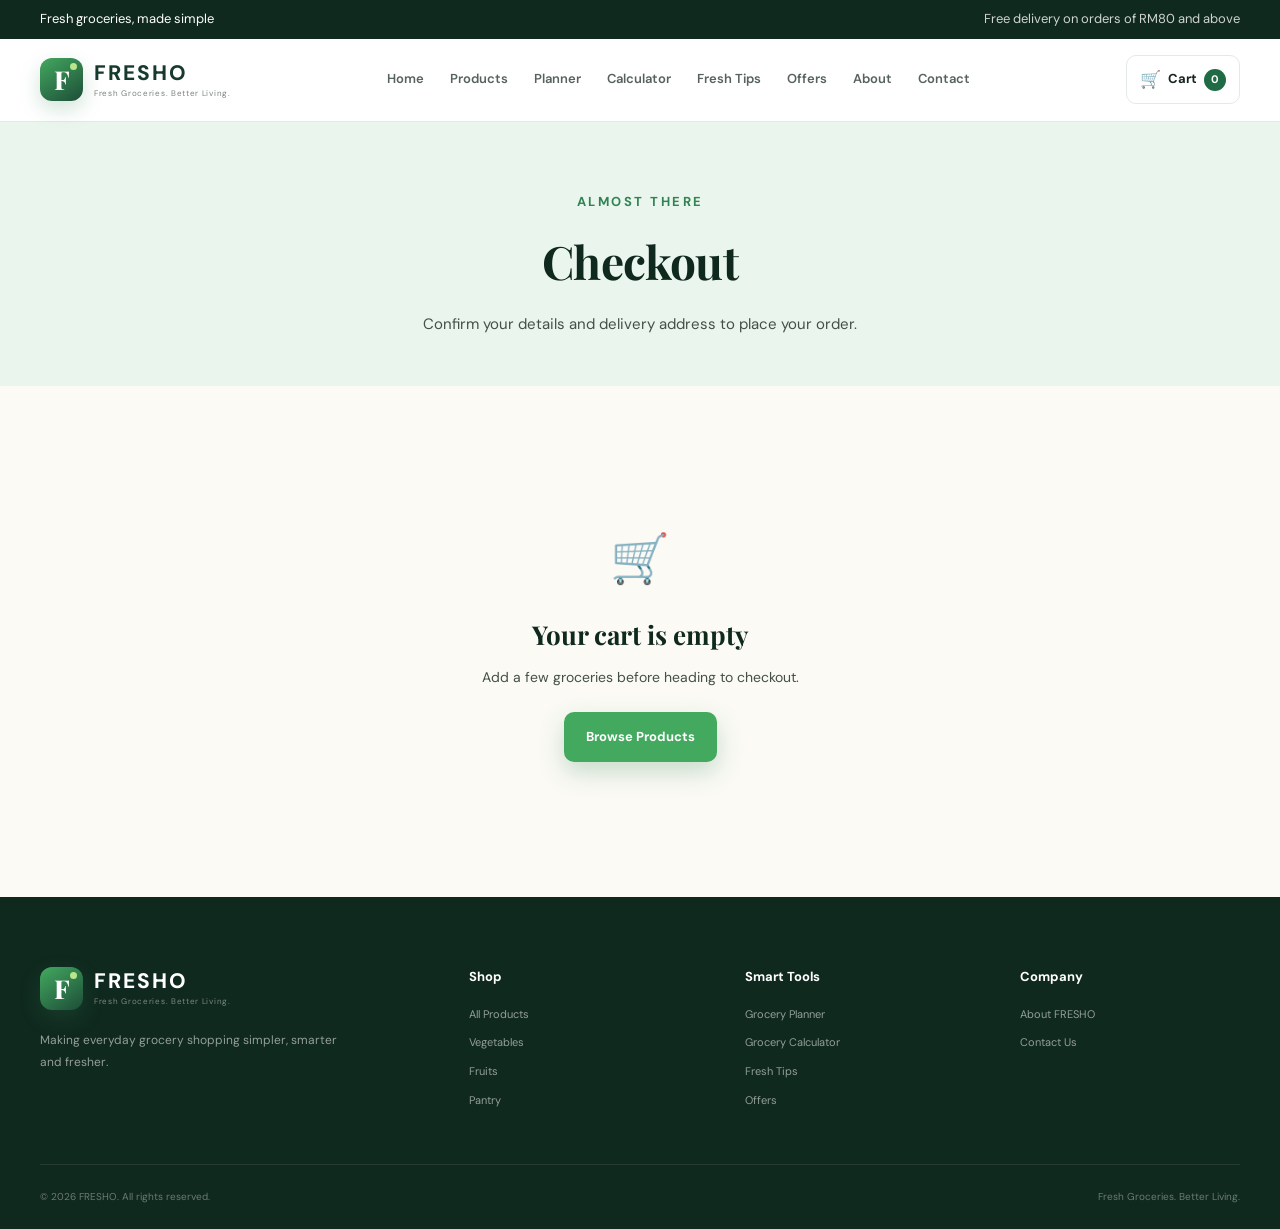
<file: checkout.html>
<!DOCTYPE html>
<html lang="en">

<head>

    <meta charset="UTF-8">

    <meta name="viewport"
          content="width=device-width, initial-scale=1.0">
    <link rel="icon" href="data:image/svg+xml,%3Csvg xmlns='http://www.w3.org/2000/svg' viewBox='0 0 64 64'%3E%3Crect width='64' height='64' rx='14' fill='%231f6b47'/%3E%3Ctext x='32' y='45' font-family='Georgia,serif' font-size='38' font-weight='700' fill='white' text-anchor='middle'%3EF%3C/text%3E%3C/svg%3E">

    <meta name="description" content="Enter your delivery details and place your FRESHO grocery order.">
    <title>Checkout | FRESHO</title>

    <!-- MAIN CSS -->
    <link rel="stylesheet"
          href="css/style.css">

    <!-- CHECKOUT PAGE CSS -->
    <link rel="stylesheet"
          href="css/checkout.css">

    <!-- Google Fonts -->
    <link rel="preconnect" href="https://fonts.googleapis.com">
    <link rel="preconnect" href="https://fonts.gstatic.com" crossorigin>

    <link href="https://fonts.googleapis.com/css2?family=DM+Sans:wght@400;500;600;700;800&family=Playfair+Display:wght@600;700;800&display=swap"
          rel="stylesheet">

</head>


<body>


<!-- =========================================================
     ANNOUNCEMENT BAR
========================================================= -->

<div class="announcement-bar">

    <div class="container announcement-content">

        <span>
            Fresh groceries, made simple
        </span>

        <span class="announcement-right">
            Free delivery on orders of RM80 and above
        </span>

    </div>

</div>



<!-- =========================================================
     HEADER
========================================================= -->

<header class="site-header">

    <div class="container nav-container">


        <!-- LOGO -->

        <a href="index.html" class="brand">

            <div class="brand-icon">
                F
            </div>

            <div class="brand-text">

                <span class="brand-name">
                    FRESHO
                </span>

                <span class="brand-tagline">
                    Fresh Groceries. Better Living.
                </span>

            </div>

        </a>



        <!-- MOBILE MENU -->

        <button class="mobile-menu-btn"
                aria-label="Open navigation menu">

            <span></span>
            <span></span>
            <span></span>

        </button>



        <!-- NAVIGATION -->

        <nav class="main-nav">

            <a href="index.html" class="nav-link">
                Home
            </a>

            <a href="products.html" class="nav-link">
                Products
            </a>

            <a href="planner.html" class="nav-link">
                Planner
            </a>

            <a href="calculator.html" class="nav-link">
                Calculator
            </a>

            <a href="tips.html" class="nav-link">
                Fresh Tips
            </a>

            <a href="offers.html" class="nav-link">
                Offers
            </a>

            <a href="about.html" class="nav-link">
                About
            </a>

            <a href="contact.html" class="nav-link">
                Contact
            </a>

        </nav>



        <!-- CART -->

        <a href="cart.html" class="cart-button">

            <span class="cart-icon">
                🛒
            </span>

            <span class="cart-text">
                Cart
            </span>

            <span class="cart-count" id="headerCartCount">
                0
            </span>

        </a>

    </div>

</header>



<!-- =========================================================
     CHECKOUT MAIN CONTENT
========================================================= -->

<main>


<!-- =========================================================
     CHECKOUT HERO
========================================================= -->

<section class="checkout-hero">

    <div class="container">

        <span class="eyebrow">ALMOST THERE</span>

        <h1>Checkout</h1>

        <p>Confirm your details and delivery address to place your order.</p>

    </div>

</section>


<!-- =========================================================
     EMPTY CART STATE
     (shown instead of the form when there is nothing to check out)
========================================================= -->

<section class="section" id="checkout-empty-state" hidden>

    <div class="container checkout-empty">

        <span class="checkout-empty-icon">🛒</span>

        <h2>Your cart is empty</h2>

        <p>Add a few groceries before heading to checkout.</p>

        <a href="products.html" class="btn btn-primary">Browse Products</a>

    </div>

</section>


<!-- =========================================================
     ORDER PLACED CONFIRMATION
     (shown after a successful order submission)
========================================================= -->

<section class="section" id="checkout-success-state" hidden>

    <div class="container checkout-success">

        <span class="checkout-success-icon">✅</span>

        <h2>Order placed!</h2>

        <p id="checkout-success-message">Thank you - your groceries are on the way.</p>

        <a href="index.html" class="btn btn-primary">Back to Home</a>

    </div>

</section>


<!-- =========================================================
     CHECKOUT FORM + ORDER SUMMARY
========================================================= -->

<section class="section checkout-section" id="checkout-form-section">

    <div class="container checkout-layout">

        <!-- =====================================================
             DELIVERY + PAYMENT FORM
        ====================================================== -->

        <div class="checkout-card">

            <form id="checkout-form" novalidate>

                <h2 class="checkout-card-title">Delivery Details</h2>

                <div class="checkout-field">
                    <label for="checkout-name">Full Name</label>
                    <input type="text" id="checkout-name" name="name" placeholder="e.g. Aiman Hakim" required maxlength="80">
                    <small class="field-error" id="error-name"></small>
                </div>

                <div class="checkout-row">

                    <div class="checkout-field">
                        <label for="checkout-phone">Phone Number</label>
                        <input type="tel" id="checkout-phone" name="phone" placeholder="e.g. 012-3456789" required maxlength="20">
                        <small class="field-error" id="error-phone"></small>
                    </div>

                    <div class="checkout-field">
                        <label for="checkout-email">Email Address</label>
                        <input type="email" id="checkout-email" name="email" placeholder="e.g. you@example.com" required maxlength="120">
                        <small class="field-error" id="error-email"></small>
                    </div>

                </div>

                <div class="checkout-field">
                    <label for="checkout-address">Delivery Address</label>
                    <textarea id="checkout-address" name="address" rows="3" placeholder="Unit number, street, city, postcode" required maxlength="300"></textarea>
                    <small class="field-error" id="error-address"></small>
                </div>

                <h2 class="checkout-card-title checkout-payment-title">Payment Method</h2>

                <div class="payment-options" role="radiogroup" aria-label="Payment method">

                    <label class="payment-option">
                        <input type="radio" name="payment" value="cod" checked>
                        <span class="payment-option-label">
                            <strong>Cash on Delivery</strong>
                            <small>Pay when your groceries arrive</small>
                        </span>
                    </label>

                    <label class="payment-option">
                        <input type="radio" name="payment" value="card">
                        <span class="payment-option-label">
                            <strong>Credit / Debit Card</strong>
                            <small>Visa, Mastercard</small>
                        </span>
                    </label>

                    <label class="payment-option">
                        <input type="radio" name="payment" value="online-banking">
                        <span class="payment-option-label">
                            <strong>Online Banking</strong>
                            <small>FPX</small>
                        </span>
                    </label>

                </div>

                <p id="checkout-form-error" class="checkout-form-error" role="alert" hidden></p>

                <button type="submit" class="btn btn-primary checkout-submit-btn">
                    Place Order
                    <span>→</span>
                </button>

            </form>

        </div>


        <!-- =====================================================
             ORDER SUMMARY
        ====================================================== -->

        <aside class="checkout-summary">

            <span class="eyebrow checkout-summary-eyebrow">ORDER SUMMARY</span>

            <h2>Your Items</h2>

            <ul class="checkout-item-list" id="checkout-item-list">
                <!-- Filled in by checkout.js from the saved cart -->
            </ul>

            <div class="checkout-summary-divider"></div>

            <div class="checkout-summary-row">
                <span>Subtotal</span>
                <strong id="checkout-subtotal">RM 0.00</strong>
            </div>

            <div class="checkout-summary-row">
                <span>Sales Tax (6%)</span>
                <strong id="checkout-tax">RM 0.00</strong>
            </div>

            <div class="checkout-summary-row">
                <span>Delivery</span>
                <strong id="checkout-delivery">RM 0.00</strong>
            </div>

            <div class="checkout-summary-divider"></div>

            <div class="checkout-summary-row checkout-summary-total">
                <span>Total</span>
                <strong id="checkout-total">RM 0.00</strong>
            </div>

        </aside>

    </div>

</section>


</main>



<!-- =========================================================
     FOOTER
========================================================= -->

<footer class="site-footer">

    <div class="container footer-grid">


        <!-- BRAND -->

        <div class="footer-brand">

            <a href="index.html" class="brand footer-logo">

                <div class="brand-icon">
                    F
                </div>

                <div class="brand-text">

                    <span class="brand-name">
                        FRESHO
                    </span>

                    <span class="brand-tagline">
                        Fresh Groceries. Better Living.
                    </span>

                </div>

            </a>

            <p>
                Making everyday grocery shopping
                simpler, smarter and fresher.
            </p>

        </div>



        <!-- SHOP -->

        <div class="footer-column">

            <h3>Shop</h3>

            <a href="products.html">All Products</a>
            <a href="products.html">Vegetables</a>
            <a href="products.html">Fruits</a>
            <a href="products.html">Pantry</a>

        </div>



        <!-- SMART TOOLS -->

        <div class="footer-column">

            <h3>Smart Tools</h3>

            <a href="planner.html">Grocery Planner</a>
            <a href="calculator.html">Grocery Calculator</a>
            <a href="tips.html">Fresh Tips</a>
            <a href="offers.html">Offers</a>

        </div>



        <!-- COMPANY -->

        <div class="footer-column">

            <h3>Company</h3>

            <a href="about.html">About FRESHO</a>
            <a href="contact.html">Contact Us</a>

        </div>

    </div>



    <!-- FOOTER BOTTOM -->

    <div class="container footer-bottom">

        <p>© 2026 FRESHO. All rights reserved.</p>

        <p>Fresh Groceries. Better Living.</p>

    </div>

</footer>



<!-- =========================================================
     MOBILE MENU JAVASCRIPT
========================================================= -->

<script>

    const menuButton =
        document.querySelector(".mobile-menu-btn");

    const navigation =
        document.querySelector(".main-nav");


    if (menuButton && navigation) {

        menuButton.addEventListener("click", function () {

            navigation.classList.toggle("nav-open");

        });

    }

</script>


<!-- =========================================================
     CHECKOUT PAGE JAVASCRIPT
========================================================= -->

<script src="js/checkout.js"></script>



<!-- SHARED CART STORE - keeps the header cart
     count correct on every page -->
<script src="js/cart-store.js"></script>

</body>

</html>
</file>
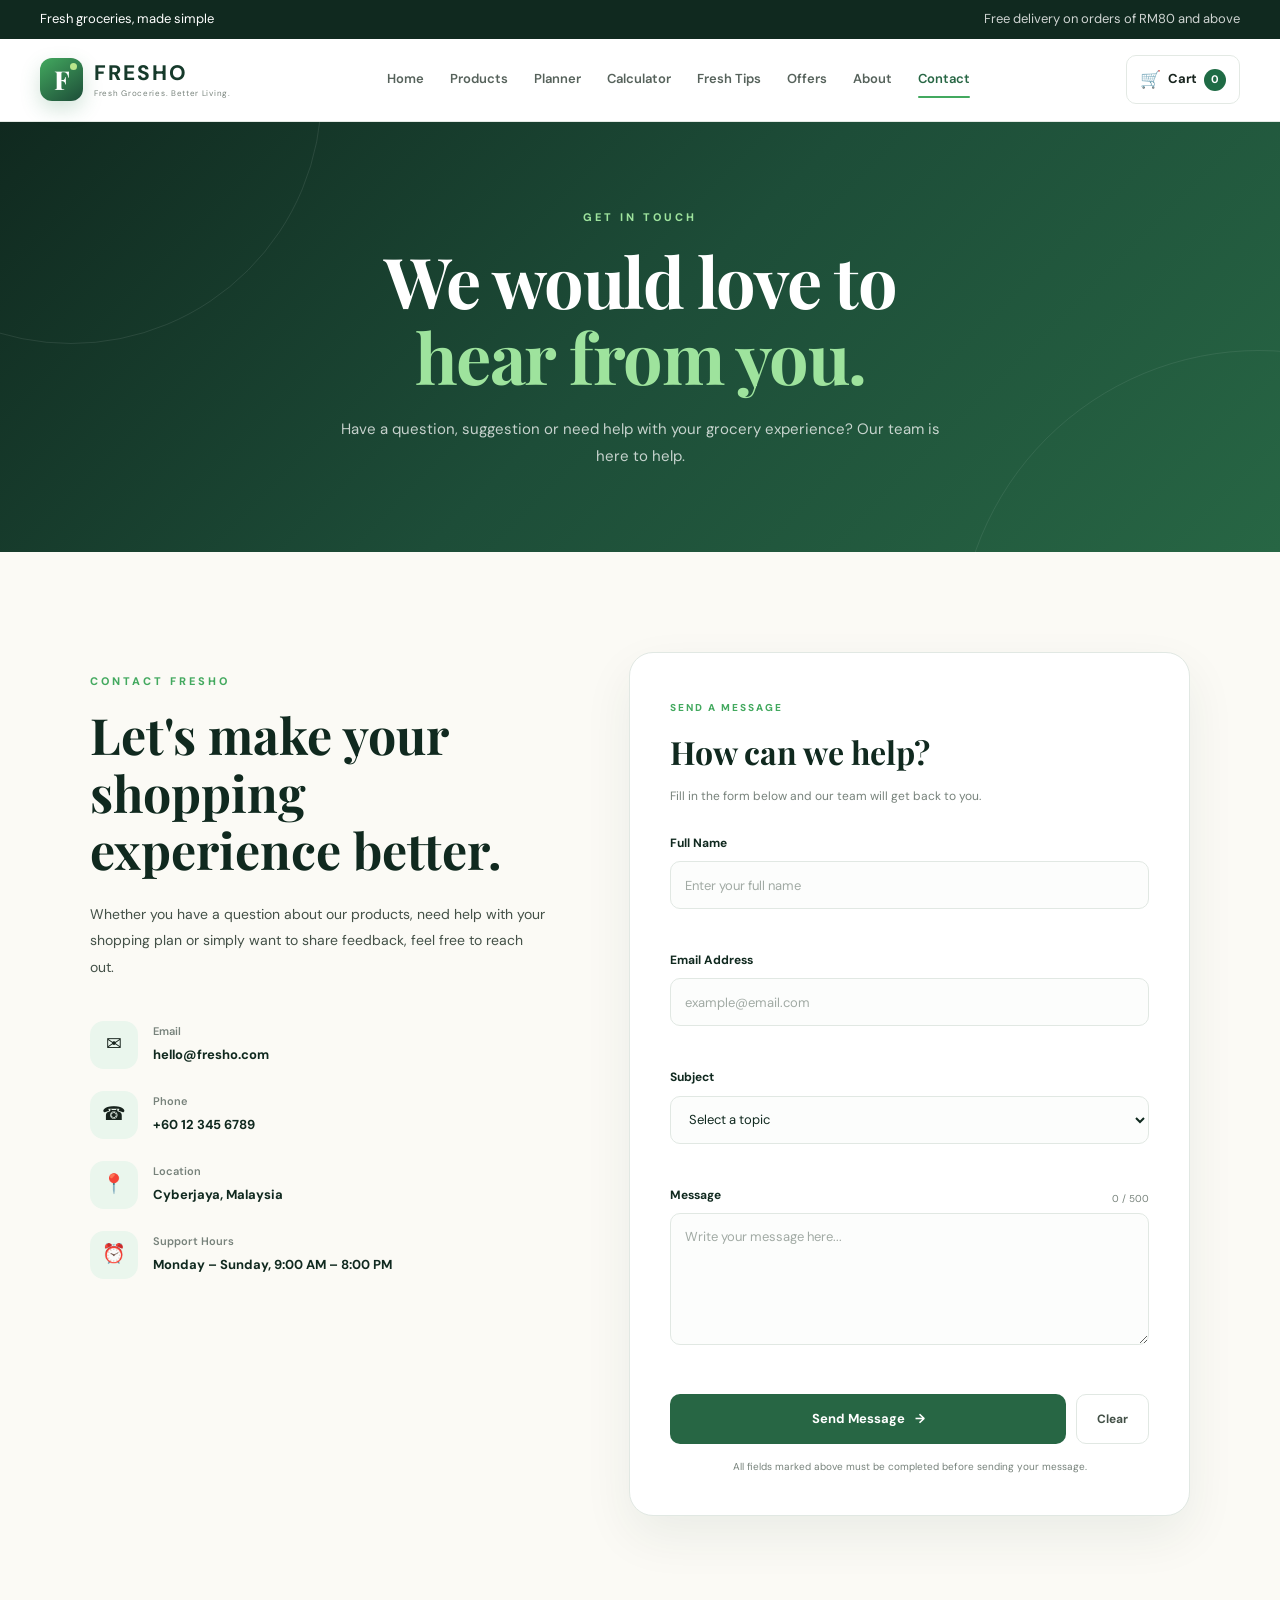
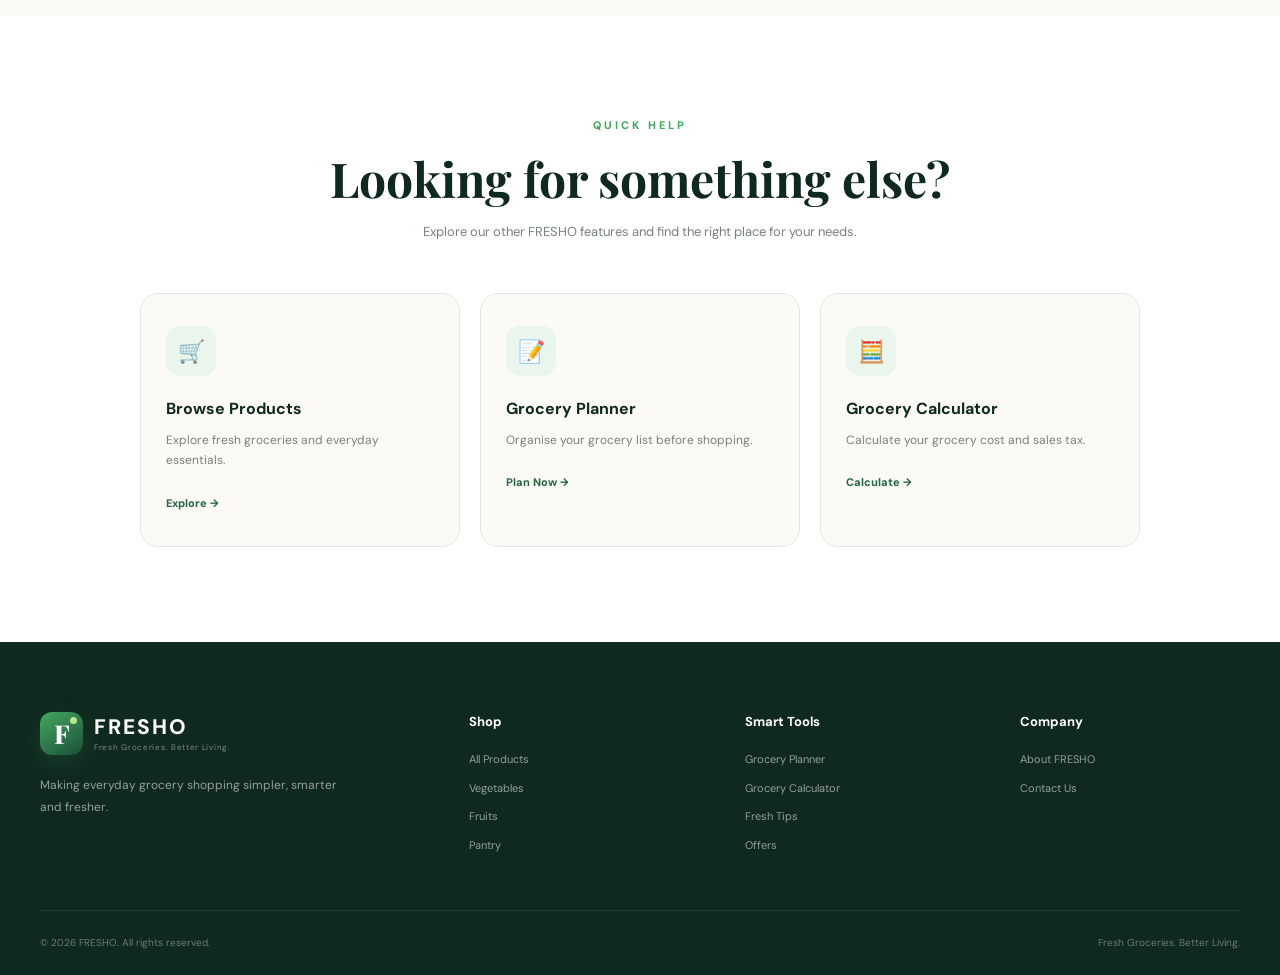
<file: contact.html>
<!DOCTYPE html>
<html lang="en">

<head>

    <meta charset="UTF-8">

    <meta name="viewport"
          content="width=device-width, initial-scale=1.0">
    <link rel="icon" href="data:image/svg+xml,%3Csvg xmlns='http://www.w3.org/2000/svg' viewBox='0 0 64 64'%3E%3Crect width='64' height='64' rx='14' fill='%231f6b47'/%3E%3Ctext x='32' y='45' font-family='Georgia,serif' font-size='38' font-weight='700' fill='white' text-anchor='middle'%3EF%3C/text%3E%3C/svg%3E">

    <title>Contact Us | FRESHO</title>

    <meta name="description"
          content="Contact FRESHO for questions, feedback and grocery support.">

    <!-- GOOGLE FONTS -->

    <link rel="preconnect"
          href="https://fonts.googleapis.com">

    <link rel="preconnect"
          href="https://fonts.gstatic.com"
          crossorigin>

    <link href="https://fonts.googleapis.com/css2?family=DM+Sans:wght@400;500;600;700;800&family=Playfair+Display:wght@600;700;800&display=swap"
          rel="stylesheet">


    <!-- MAIN CSS -->

    <link rel="stylesheet"
          href="css/style.css">


    <!-- CONTACT CSS -->

    <link rel="stylesheet"
          href="css/contact.css">

</head>


<body>


<!-- =========================================================
     ANNOUNCEMENT BAR
========================================================= -->

<div class="announcement-bar">

    <div class="container announcement-content">

        <span>
            Fresh groceries, made simple
        </span>

        <span class="announcement-right">
            Free delivery on orders of RM80 and above
        </span>

    </div>

</div>



<!-- =========================================================
     HEADER
========================================================= -->

<header class="site-header">

    <div class="container nav-container">


        <!-- LOGO -->

        <a href="index.html"
           class="brand">

            <div class="brand-icon">
                F
            </div>

            <div class="brand-text">

                <span class="brand-name">
                    FRESHO
                </span>

                <span class="brand-tagline">
                    Fresh Groceries. Better Living.
                </span>

            </div>

        </a>



        <!-- MOBILE MENU -->

        <button class="mobile-menu-btn"
                type="button"
                aria-label="Open navigation menu">

            <span></span>
            <span></span>
            <span></span>

        </button>



        <!-- NAVIGATION -->

        <nav class="main-nav">

            <a href="index.html"
               class="nav-link">
                Home
            </a>

            <a href="products.html"
               class="nav-link">
                Products
            </a>

            <a href="planner.html"
               class="nav-link">
                Planner
            </a>

            <a href="calculator.html"
               class="nav-link">
                Calculator
            </a>

            <a href="tips.html"
               class="nav-link">
                Fresh Tips
            </a>

            <a href="offers.html"
               class="nav-link">
                Offers
            </a>

            <a href="about.html"
               class="nav-link">
                About
            </a>

            <a href="contact.html"
               class="nav-link active">
                Contact
            </a>

        </nav>



        <!-- CART -->

        <a href="cart.html"
           class="cart-button">

            <span class="cart-icon">
                🛒
            </span>

            <span class="cart-text">
                Cart
            </span>

            <span class="cart-count"
                  id="cartCount">
                0
            </span>

        </a>

    </div>

</header>



<!-- =========================================================
     MAIN CONTENT
========================================================= -->

<main>


<!-- =========================================================
     CONTACT HERO
========================================================= -->

<section class="contact-hero">

    <div class="contact-hero-content">

        <span class="contact-label">
            GET IN TOUCH
        </span>

        <h1>
            We would love to
            <span>hear from you.</span>
        </h1>

        <p>
            Have a question, suggestion or need help with
            your grocery experience? Our team is here to help.
        </p>

    </div>

</section>



<!-- =========================================================
     CONTACT SECTION
========================================================= -->

<section class="contact-section">

    <div class="container contact-grid">


        <!-- =================================================
             CONTACT INFORMATION
        ================================================== -->

        <div class="contact-info">

            <span class="contact-label">
                CONTACT FRESHO
            </span>

            <h2>
                Let's make your
                shopping experience better.
            </h2>

            <p class="contact-description">

                Whether you have a question about our products,
                need help with your shopping plan or simply want
                to share feedback, feel free to reach out.

            </p>



            <!-- CONTACT DETAILS -->

            <div class="contact-details">


                <div class="contact-detail">

                    <div class="contact-icon">
                        ✉
                    </div>

                    <div>

                        <span>
                            Email
                        </span>

                        <strong>
                            hello@fresho.com
                        </strong>

                    </div>

                </div>



                <div class="contact-detail">

                    <div class="contact-icon">
                        ☎
                    </div>

                    <div>

                        <span>
                            Phone
                        </span>

                        <strong>
                            +60 12 345 6789
                        </strong>

                    </div>

                </div>



                <div class="contact-detail">

                    <div class="contact-icon">
                        📍
                    </div>

                    <div>

                        <span>
                            Location
                        </span>

                        <strong>
                            Cyberjaya, Malaysia
                        </strong>

                    </div>

                </div>



                <div class="contact-detail">

                    <div class="contact-icon">
                        ⏰
                    </div>

                    <div>

                        <span>
                            Support Hours
                        </span>

                        <strong>
                            Monday – Sunday, 9:00 AM – 8:00 PM
                        </strong>

                    </div>

                </div>

            </div>

        </div>



        <!-- =================================================
             CONTACT FORM
        ================================================== -->

        <div class="contact-form-card">


            <div class="form-heading">

                <span>
                    SEND A MESSAGE
                </span>

                <h3>
                    How can we help?
                </h3>

                <p>
                    Fill in the form below and our team
                    will get back to you.
                </p>

            </div>



            <!-- =================================================
                 SUCCESS MESSAGE
            ================================================== -->

            <div id="successMessage"
                 class="success-message"
                 role="alert">

                <span class="success-icon">
                    ✓
                </span>

                <div>

                    <strong>
                        Message sent successfully!
                    </strong>

                    <p>
                        Thank you for contacting FRESHO.
                    </p>

                </div>

            </div>



            <!-- =================================================
                 FORM
            ================================================== -->

            <form id="contactForm"
                  novalidate>


                <!-- NAME -->

                <div class="form-group">

                    <label for="name">
                        Full Name
                    </label>

                    <input
                        type="text"
                        id="name"
                        name="name"
                        placeholder="Enter your full name"
                        autocomplete="name">

                    <small id="nameError"
                           class="error-message">
                    </small>

                </div>



                <!-- EMAIL -->

                <div class="form-group">

                    <label for="email">
                        Email Address
                    </label>

                    <input
                        type="email"
                        id="email"
                        name="email"
                        placeholder="example@email.com"
                        autocomplete="email">

                    <small id="emailError"
                           class="error-message">
                    </small>

                </div>



                <!-- SUBJECT -->

                <div class="form-group">

                    <label for="subject">
                        Subject
                    </label>

                    <select id="subject"
                            name="subject">

                        <option value="">
                            Select a topic
                        </option>

                        <option value="product">
                            Product Question
                        </option>

                        <option value="order">
                            Order Support
                        </option>

                        <option value="planner">
                            Grocery Planner
                        </option>

                        <option value="calculator">
                            Grocery Calculator
                        </option>

                        <option value="feedback">
                            Feedback
                        </option>

                        <option value="other">
                            Other
                        </option>

                    </select>

                    <small id="subjectError"
                           class="error-message">
                    </small>

                    <p id="subjectHelp"
                       class="subject-help">
                    </p>

                </div>



                <!-- MESSAGE -->

                <div class="form-group">

                    <div class="message-label-row">

                        <label for="message">
                            Message
                        </label>

                        <span id="characterCount">
                            0 / 500
                        </span>

                    </div>

                    <textarea
                        id="message"
                        name="message"
                        maxlength="500"
                        rows="6"
                        placeholder="Write your message here..."></textarea>

                    <small id="messageError"
                           class="error-message">
                    </small>

                </div>



                <!-- FORM BUTTONS -->

                <div class="form-buttons">

                    <button type="submit"
                            class="contact-submit">

                        Send Message

                        <span>
                            →
                        </span>

                    </button>


                    <button type="reset"
                            id="resetButton"
                            class="contact-reset">

                        Clear

                    </button>

                </div>


                <p class="form-note">

                    All fields marked above must be completed
                    before sending your message.

                </p>

            </form>

        </div>

    </div>

</section>



<!-- =========================================================
     QUICK HELP
========================================================= -->

<section class="contact-help">

    <div class="container">


        <div class="contact-help-heading">

            <span class="contact-label">
                QUICK HELP
            </span>

            <h2>
                Looking for something else?
            </h2>

            <p>
                Explore our other FRESHO features and
                find the right place for your needs.
            </p>

        </div>



        <div class="help-grid">


            <!-- PRODUCTS -->

            <a href="products.html"
               class="help-card">

                <div class="help-icon">
                    🛒
                </div>

                <h3>
                    Browse Products
                </h3>

                <p>
                    Explore fresh groceries and everyday essentials.
                </p>

                <span>
                    Explore →
                </span>

            </a>



            <!-- PLANNER -->

            <a href="planner.html"
               class="help-card">

                <div class="help-icon">
                    📝
                </div>

                <h3>
                    Grocery Planner
                </h3>

                <p>
                    Organise your grocery list before shopping.
                </p>

                <span>
                    Plan Now →
                </span>

            </a>



            <!-- CALCULATOR -->

            <a href="calculator.html"
               class="help-card">

                <div class="help-icon">
                    🧮
                </div>

                <h3>
                    Grocery Calculator
                </h3>

                <p>
                    Calculate your grocery cost and sales tax.
                </p>

                <span>
                    Calculate →
                </span>

            </a>

        </div>

    </div>

</section>


</main>



<!-- =========================================================
     FOOTER
========================================================= -->

<footer class="site-footer">

    <div class="container footer-grid">


        <!-- BRAND -->

        <div class="footer-brand">

            <a href="index.html"
               class="brand footer-logo">

                <div class="brand-icon">
                    F
                </div>

                <div class="brand-text">

                    <span class="brand-name">
                        FRESHO
                    </span>

                    <span class="brand-tagline">
                        Fresh Groceries. Better Living.
                    </span>

                </div>

            </a>

            <p>
                Making everyday grocery shopping
                simpler, smarter and fresher.
            </p>

        </div>



        <!-- SHOP -->

        <div class="footer-column">

            <h3>
                Shop
            </h3>

            <a href="products.html">
                All Products
            </a>

            <a href="products.html">
                Vegetables
            </a>

            <a href="products.html">
                Fruits
            </a>

            <a href="products.html">
                Pantry
            </a>

        </div>



        <!-- TOOLS -->

        <div class="footer-column">

            <h3>
                Smart Tools
            </h3>

            <a href="planner.html">
                Grocery Planner
            </a>

            <a href="calculator.html">
                Grocery Calculator
            </a>

            <a href="tips.html">
                Fresh Tips
            </a>

            <a href="offers.html">
                Offers
            </a>

        </div>



        <!-- COMPANY -->

        <div class="footer-column">

            <h3>
                Company
            </h3>

            <a href="about.html">
                About FRESHO
            </a>

            <a href="contact.html">
                Contact Us
            </a>

        </div>

    </div>



    <!-- FOOTER BOTTOM -->

    <div class="container footer-bottom">

        <p>
            © 2026 FRESHO. All rights reserved.
        </p>

        <p>
            Fresh Groceries. Better Living.
        </p>

    </div>

</footer>



<!-- =========================================================
     JAVASCRIPT
========================================================= -->

<script src="js/contact.js"></script>



<!-- SHARED CART STORE - keeps the header cart
     count correct on every page -->
<script src="js/cart-store.js"></script>

</body>

</html>
</file>
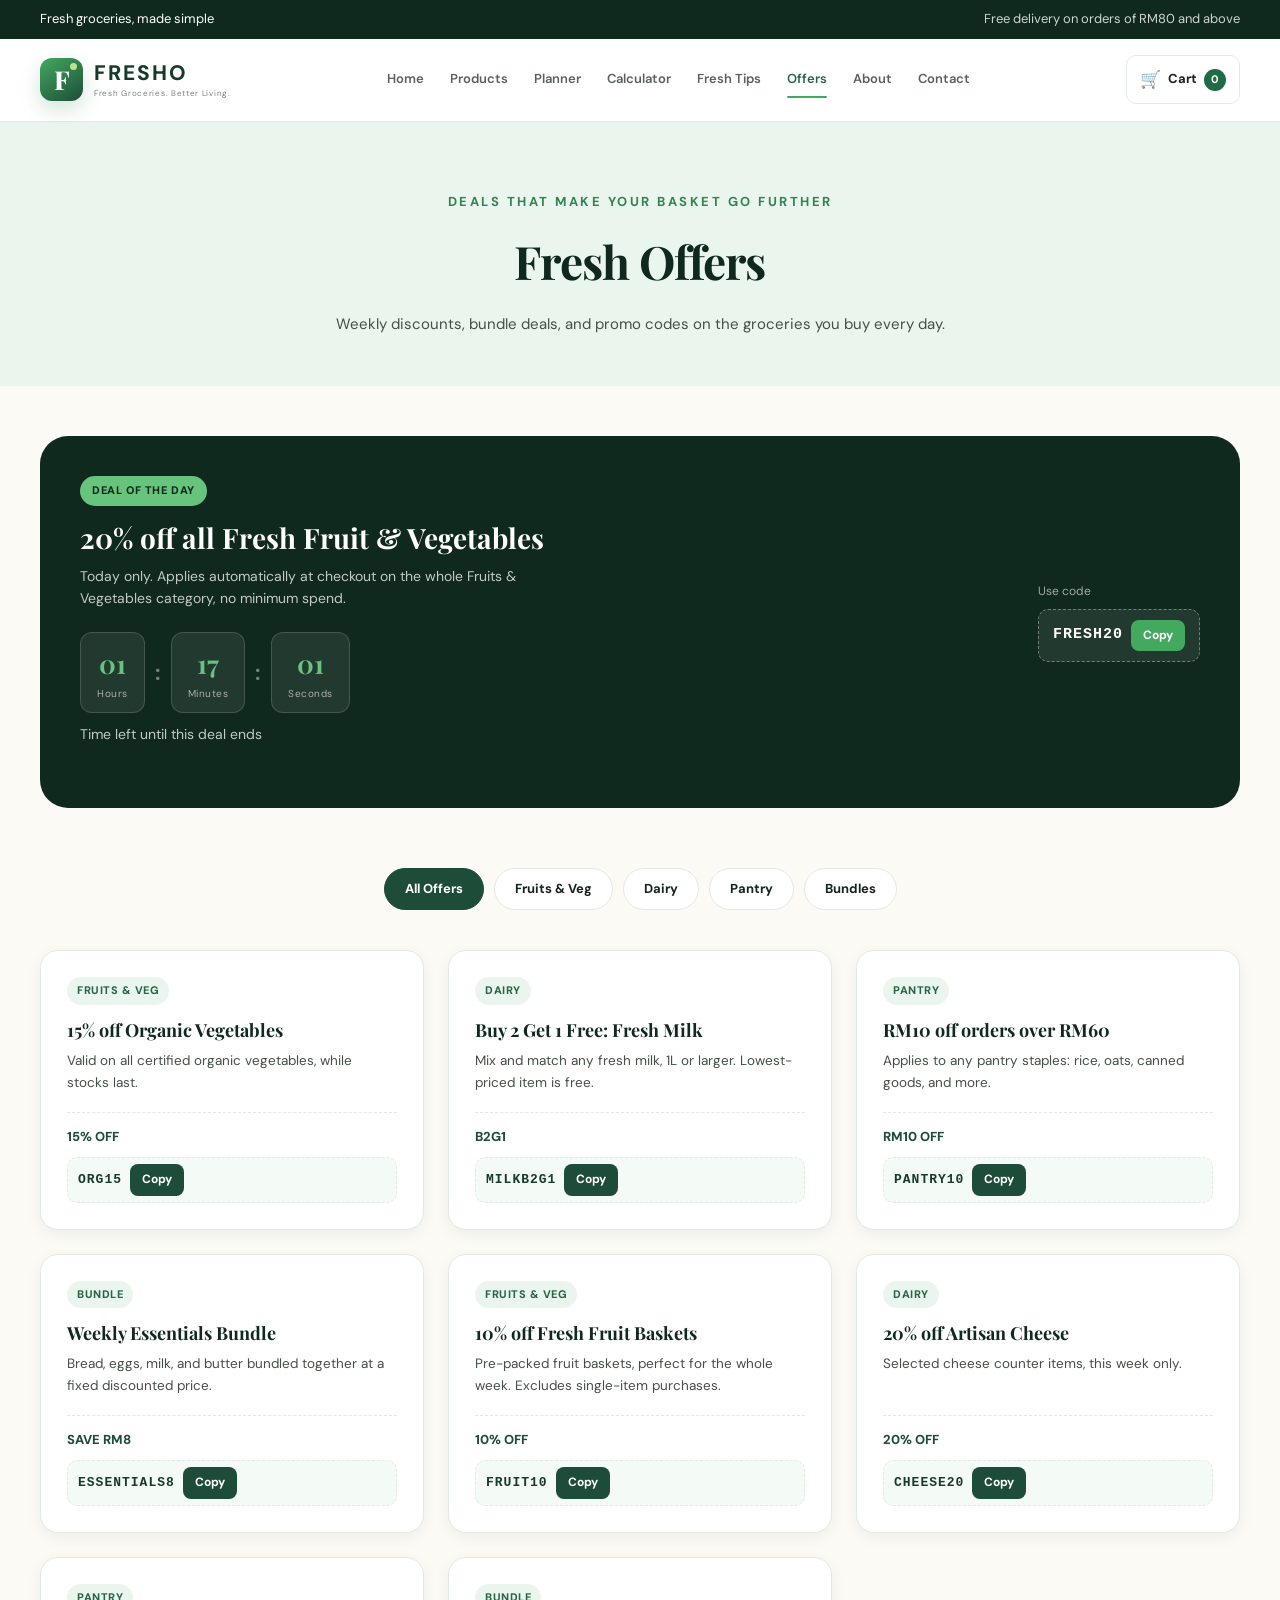
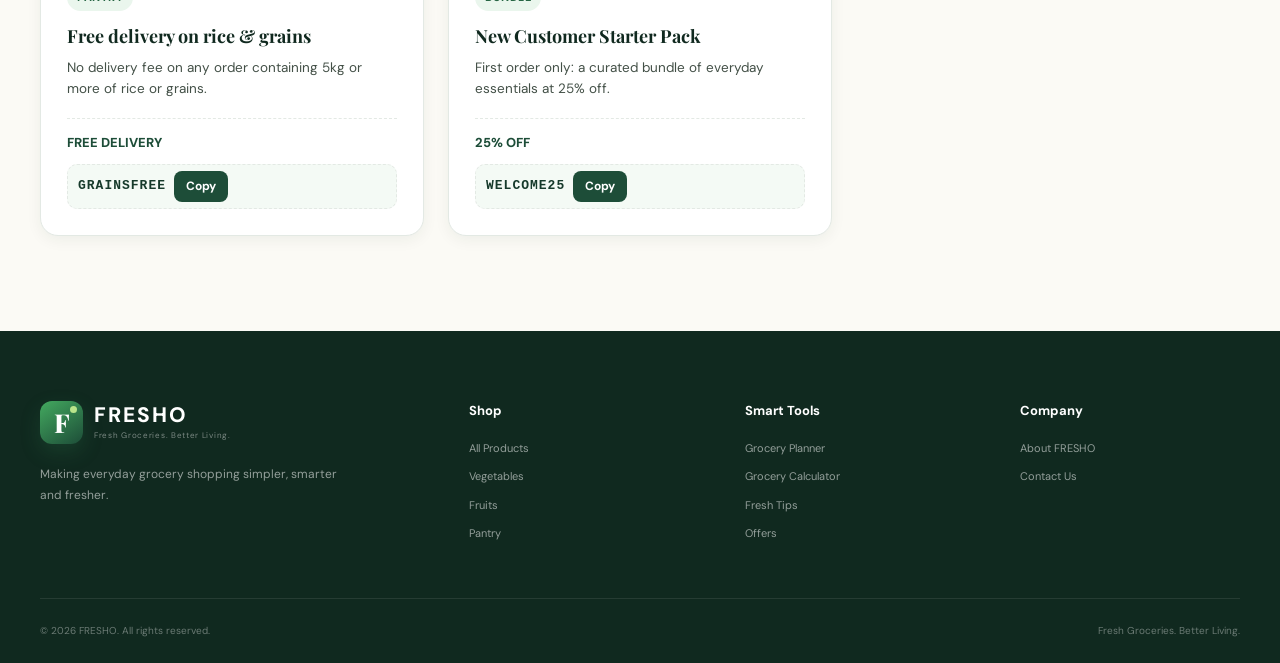
<file: offers.html>
<!DOCTYPE html>
<html lang="en">

<head>

    <meta charset="UTF-8">

    <meta name="viewport"
          content="width=device-width, initial-scale=1.0">
    <link rel="icon" href="data:image/svg+xml,%3Csvg xmlns='http://www.w3.org/2000/svg' viewBox='0 0 64 64'%3E%3Crect width='64' height='64' rx='14' fill='%231f6b47'/%3E%3Ctext x='32' y='45' font-family='Georgia,serif' font-size='38' font-weight='700' fill='white' text-anchor='middle'%3EF%3C/text%3E%3C/svg%3E">

    <meta name="description" content="Current FRESHO grocery offers and discount codes on fruit, vegetables, dairy and pantry items.">
    <title>Offers | FRESHO</title>

    <!-- MAIN CSS -->
    <link rel="stylesheet"
          href="css/style.css">

    <!-- OFFERS PAGE CSS -->
    <link rel="stylesheet"
          href="css/offers.css">

    <!-- Google Fonts -->
    <link rel="preconnect" href="https://fonts.googleapis.com">
    <link rel="preconnect" href="https://fonts.gstatic.com" crossorigin>
    <link href="https://fonts.googleapis.com/css2?family=DM+Sans:wght@400;500;600;700;800&family=Playfair+Display:wght@600;700;800&display=swap"
          rel="stylesheet">

</head>


<body>


<!-- =========================================================
     ANNOUNCEMENT BAR
========================================================= -->

<div class="announcement-bar">

    <div class="container announcement-content">

        <span>
            Fresh groceries, made simple
        </span>

        <span class="announcement-right">
            Free delivery on orders of RM80 and above
        </span>

    </div>

</div>



<!-- =========================================================
     HEADER
========================================================= -->

<header class="site-header">

    <div class="container nav-container">


        <!-- LOGO -->

        <a href="index.html"
           class="brand">

            <div class="brand-icon">
                F
            </div>

            <div class="brand-text">

                <span class="brand-name">
                    FRESHO
                </span>

                <span class="brand-tagline">
                    Fresh Groceries. Better Living.
                </span>

            </div>

        </a>



        <!-- MOBILE MENU -->

        <button class="mobile-menu-btn"
                aria-label="Open navigation menu">

            <span></span>
            <span></span>
            <span></span>

        </button>



        <!-- NAVIGATION -->

        <nav class="main-nav">

            <a href="index.html"
               class="nav-link">
                Home
            </a>

            <a href="products.html"
               class="nav-link">
                Products
            </a>

            <a href="planner.html"
               class="nav-link">
                Planner
            </a>

            <a href="calculator.html"
               class="nav-link">
                Calculator
            </a>

            <a href="tips.html"
               class="nav-link">
                Fresh Tips
            </a>

            <a href="offers.html"
               class="nav-link active">
                Offers
            </a>

            <a href="about.html"
               class="nav-link">
                About
            </a>

            <a href="contact.html"
               class="nav-link">
                Contact
            </a>

        </nav>



        <!-- CART -->

        <a href="cart.html"
           class="cart-button">

            <span class="cart-icon">
                🛒
            </span>

            <span class="cart-text">
                Cart
            </span>

            <span class="cart-count">
                0
            </span>

        </a>

    </div>

</header>



<!-- =========================================================
     MAIN CONTENT
     
     OFFERS CONTENT WILL BE ADDED HERE
========================================================= -->

<main>


<!-- =========================================================
     OFFERS PAGE HERO
========================================================= -->

<section class="offers-hero">

    <div class="container offers-hero-container">

        <span class="eyebrow">DEALS THAT MAKE YOUR BASKET GO FURTHER</span>

        <h1>
            Fresh Offers
        </h1>

        <p>
            Weekly discounts, bundle deals, and promo codes on the
            groceries you buy every day.
        </p>

    </div>

</section>


<!-- =========================================================
     DEAL OF THE DAY
========================================================= -->

<section class="section deal-of-day-section">

    <div class="container">

        <div class="deal-of-day">

            <div class="deal-of-day-info">

                <span class="deal-badge">DEAL OF THE DAY</span>

                <h2>20% off all Fresh Fruit &amp; Vegetables</h2>

                <p>Today only. Applies automatically at checkout on the whole Fruits &amp; Vegetables category, no minimum spend.</p>

                <div class="deal-timer" id="deal-timer" aria-live="polite">
                    <div class="deal-timer-unit">
                        <span class="deal-timer-value" id="timer-hours">00</span>
                        <span class="deal-timer-label">Hours</span>
                    </div>
                    <span class="deal-timer-colon">:</span>
                    <div class="deal-timer-unit">
                        <span class="deal-timer-value" id="timer-minutes">00</span>
                        <span class="deal-timer-label">Minutes</span>
                    </div>
                    <span class="deal-timer-colon">:</span>
                    <div class="deal-timer-unit">
                        <span class="deal-timer-value" id="timer-seconds">00</span>
                        <span class="deal-timer-label">Seconds</span>
                    </div>
                </div>

                <p class="deal-timer-caption">Time left until this deal ends</p>

            </div>

            <div class="deal-of-day-code">

                <span class="code-label">Use code</span>

                <div class="promo-code-box">
                    <span class="promo-code" id="deal-code">FRESH20</span>
                    <button type="button" class="copy-btn" data-code="FRESH20">Copy</button>
                </div>

            </div>

        </div>

    </div>

</section>


<!-- =========================================================
     OFFERS GRID
========================================================= -->

<section class="section offers-section">

    <div class="container">

        <div class="offers-filter" role="tablist" aria-label="Filter offers by category">

            <button type="button" class="offers-filter-btn active" data-filter="all">All Offers</button>
            <button type="button" class="offers-filter-btn" data-filter="fruit-veg">Fruits &amp; Veg</button>
            <button type="button" class="offers-filter-btn" data-filter="dairy">Dairy</button>
            <button type="button" class="offers-filter-btn" data-filter="pantry">Pantry</button>
            <button type="button" class="offers-filter-btn" data-filter="bundle">Bundles</button>

        </div>

        <div class="offers-grid" id="offers-grid">

            <article class="offer-card" data-category="fruit-veg">
                <span class="offer-badge">FRUITS &amp; VEG</span>
                <h3>15% off Organic Vegetables</h3>
                <p>Valid on all certified organic vegetables, while stocks last.</p>
                <div class="offer-footer">
                    <span class="offer-discount">15% OFF</span>
                    <div class="promo-code-box small">
                        <span class="promo-code" id="code-1">ORG15</span>
                        <button type="button" class="copy-btn" data-code="ORG15">Copy</button>
                    </div>
                </div>
            </article>

            <article class="offer-card" data-category="dairy">
                <span class="offer-badge">DAIRY</span>
                <h3>Buy 2 Get 1 Free: Fresh Milk</h3>
                <p>Mix and match any fresh milk, 1L or larger. Lowest-priced item is free.</p>
                <div class="offer-footer">
                    <span class="offer-discount">B2G1</span>
                    <div class="promo-code-box small">
                        <span class="promo-code" id="code-2">MILKB2G1</span>
                        <button type="button" class="copy-btn" data-code="MILKB2G1">Copy</button>
                    </div>
                </div>
            </article>

            <article class="offer-card" data-category="pantry">
                <span class="offer-badge">PANTRY</span>
                <h3>RM10 off orders over RM60</h3>
                <p>Applies to any pantry staples: rice, oats, canned goods, and more.</p>
                <div class="offer-footer">
                    <span class="offer-discount">RM10 OFF</span>
                    <div class="promo-code-box small">
                        <span class="promo-code" id="code-3">PANTRY10</span>
                        <button type="button" class="copy-btn" data-code="PANTRY10">Copy</button>
                    </div>
                </div>
            </article>

            <article class="offer-card" data-category="bundle">
                <span class="offer-badge">BUNDLE</span>
                <h3>Weekly Essentials Bundle</h3>
                <p>Bread, eggs, milk, and butter bundled together at a fixed discounted price.</p>
                <div class="offer-footer">
                    <span class="offer-discount">SAVE RM8</span>
                    <div class="promo-code-box small">
                        <span class="promo-code" id="code-4">ESSENTIALS8</span>
                        <button type="button" class="copy-btn" data-code="ESSENTIALS8">Copy</button>
                    </div>
                </div>
            </article>

            <article class="offer-card" data-category="fruit-veg">
                <span class="offer-badge">FRUITS &amp; VEG</span>
                <h3>10% off Fresh Fruit Baskets</h3>
                <p>Pre-packed fruit baskets, perfect for the whole week. Excludes single-item purchases.</p>
                <div class="offer-footer">
                    <span class="offer-discount">10% OFF</span>
                    <div class="promo-code-box small">
                        <span class="promo-code" id="code-5">FRUIT10</span>
                        <button type="button" class="copy-btn" data-code="FRUIT10">Copy</button>
                    </div>
                </div>
            </article>

            <article class="offer-card" data-category="dairy">
                <span class="offer-badge">DAIRY</span>
                <h3>20% off Artisan Cheese</h3>
                <p>Selected cheese counter items, this week only.</p>
                <div class="offer-footer">
                    <span class="offer-discount">20% OFF</span>
                    <div class="promo-code-box small">
                        <span class="promo-code" id="code-6">CHEESE20</span>
                        <button type="button" class="copy-btn" data-code="CHEESE20">Copy</button>
                    </div>
                </div>
            </article>

            <article class="offer-card" data-category="pantry">
                <span class="offer-badge">PANTRY</span>
                <h3>Free delivery on rice &amp; grains</h3>
                <p>No delivery fee on any order containing 5kg or more of rice or grains.</p>
                <div class="offer-footer">
                    <span class="offer-discount">FREE DELIVERY</span>
                    <div class="promo-code-box small">
                        <span class="promo-code" id="code-7">GRAINSFREE</span>
                        <button type="button" class="copy-btn" data-code="GRAINSFREE">Copy</button>
                    </div>
                </div>
            </article>

            <article class="offer-card" data-category="bundle">
                <span class="offer-badge">BUNDLE</span>
                <h3>New Customer Starter Pack</h3>
                <p>First order only: a curated bundle of everyday essentials at 25% off.</p>
                <div class="offer-footer">
                    <span class="offer-discount">25% OFF</span>
                    <div class="promo-code-box small">
                        <span class="promo-code" id="code-8">WELCOME25</span>
                        <button type="button" class="copy-btn" data-code="WELCOME25">Copy</button>
                    </div>
                </div>
            </article>

        </div>

        <p id="offers-empty-message" class="offers-empty-message" hidden>
            No offers in this category right now — try another filter.
        </p>

    </div>

</section>


</main>



<!-- =========================================================
     FOOTER
========================================================= -->

<footer class="site-footer">

    <div class="container footer-grid">


        <!-- BRAND -->

        <div class="footer-brand">

            <a href="index.html"
               class="brand footer-logo">

                <div class="brand-icon">
                    F
                </div>

                <div class="brand-text">

                    <span class="brand-name">
                        FRESHO
                    </span>

                    <span class="brand-tagline">
                        Fresh Groceries. Better Living.
                    </span>

                </div>

            </a>

            <p>
                Making everyday grocery shopping
                simpler, smarter and fresher.
            </p>

        </div>



        <!-- SHOP -->

        <div class="footer-column">

            <h3>
                Shop
            </h3>

            <a href="products.html">
                All Products
            </a>

            <a href="products.html">
                Vegetables
            </a>

            <a href="products.html">
                Fruits
            </a>

            <a href="products.html">
                Pantry
            </a>

        </div>



        <!-- SMART TOOLS -->

        <div class="footer-column">

            <h3>
                Smart Tools
            </h3>

            <a href="planner.html">
                Grocery Planner
            </a>

            <a href="calculator.html">
                Grocery Calculator
            </a>

            <a href="tips.html">
                Fresh Tips
            </a>

            <a href="offers.html">
                Offers
            </a>

        </div>



        <!-- COMPANY -->

        <div class="footer-column">

            <h3>
                Company
            </h3>

            <a href="about.html">
                About FRESHO
            </a>

            <a href="contact.html">
                Contact Us
            </a>

        </div>

    </div>



    <!-- FOOTER BOTTOM -->

    <div class="container footer-bottom">

        <p>
            © 2026 FRESHO. All rights reserved.
        </p>

        <p>
            Fresh Groceries. Better Living.
        </p>

    </div>

</footer>



<!-- =========================================================
     MOBILE MENU JAVASCRIPT
========================================================= -->

<script>

    const menuButton =
        document.querySelector(".mobile-menu-btn");

    const navigation =
        document.querySelector(".main-nav");


    if (menuButton && navigation) {

        menuButton.addEventListener("click", function () {

            navigation.classList.toggle("nav-open");

        });

    }

</script>


<!-- =========================================================
     OFFERS PAGE JAVASCRIPT
========================================================= -->

<script src="js/offers.js"></script>



<!-- SHARED CART STORE - keeps the header cart
     count correct on every page -->
<script src="js/cart-store.js"></script>

</body>

</html>
</file>
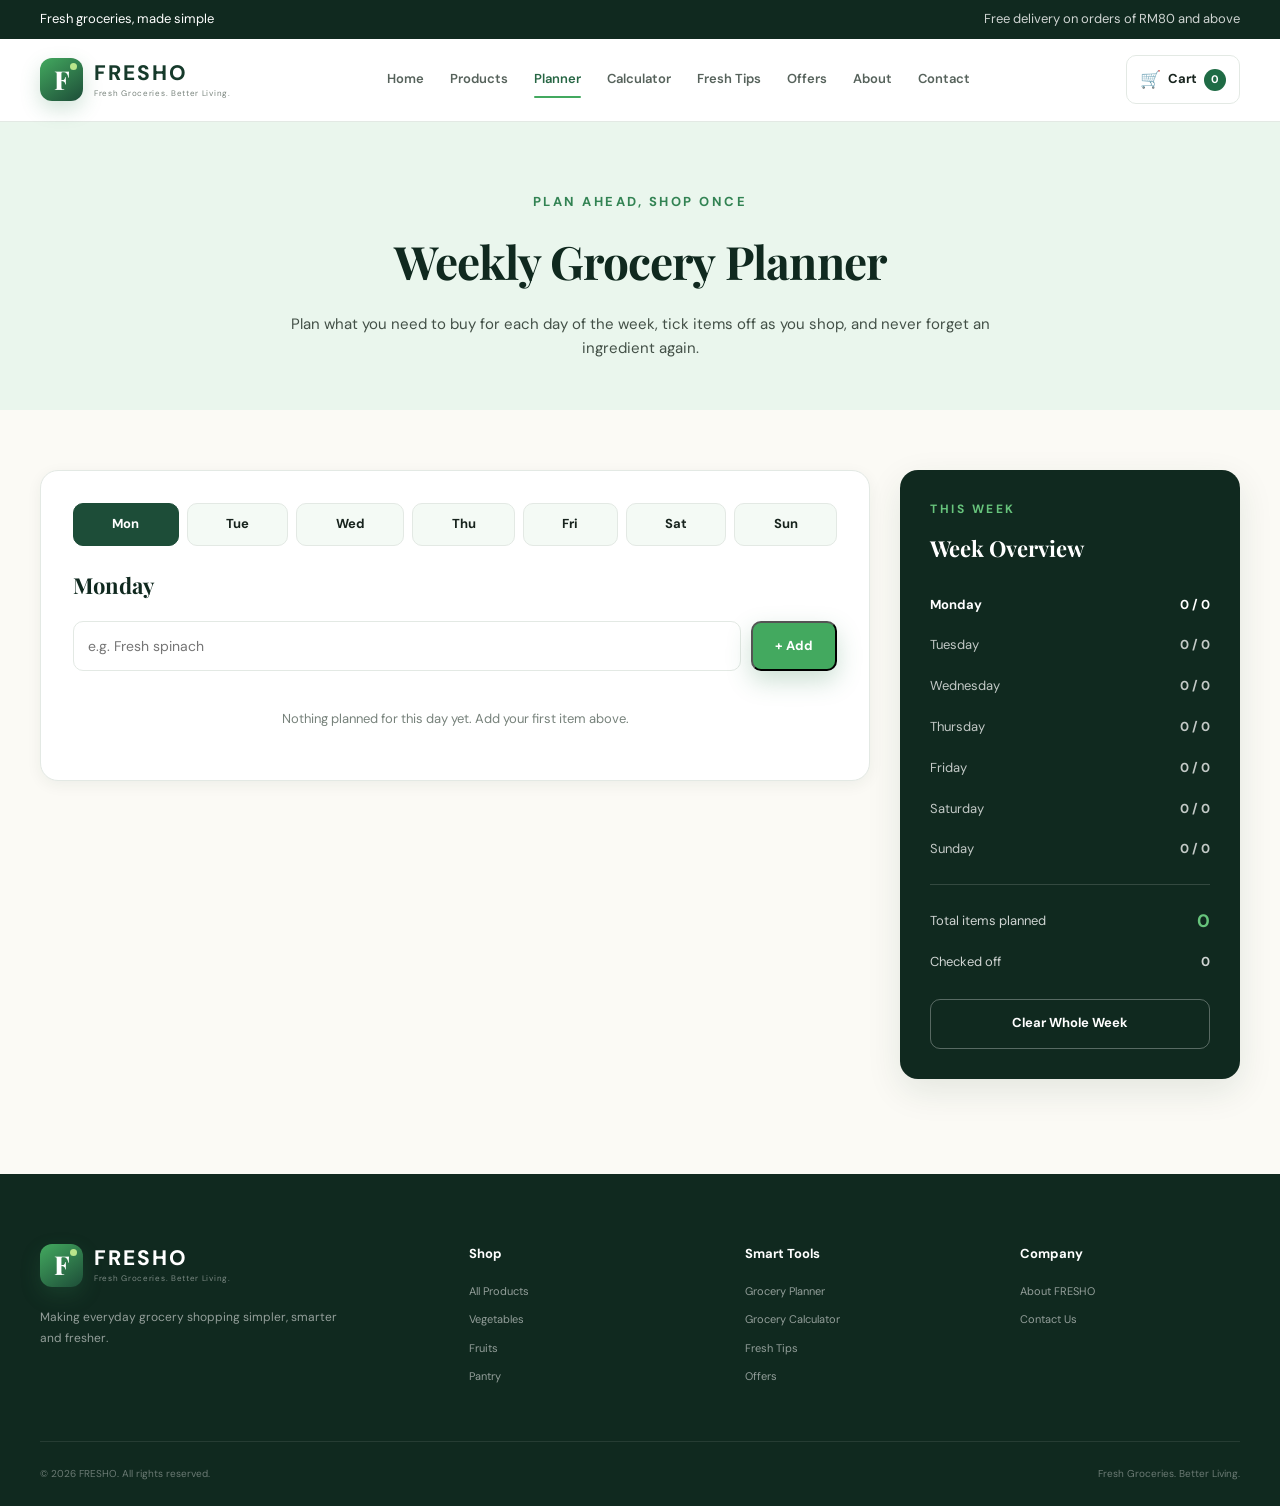
<file: planner.html>
<!DOCTYPE html>
<html lang="en">

<head>

    <meta charset="UTF-8">

    <meta name="viewport"
          content="width=device-width, initial-scale=1.0">
    <link rel="icon" href="data:image/svg+xml,%3Csvg xmlns='http://www.w3.org/2000/svg' viewBox='0 0 64 64'%3E%3Crect width='64' height='64' rx='14' fill='%231f6b47'/%3E%3Ctext x='32' y='45' font-family='Georgia,serif' font-size='38' font-weight='700' fill='white' text-anchor='middle'%3EF%3C/text%3E%3C/svg%3E">

    <meta name="description" content="Plan your groceries for each day of the week with the FRESHO weekly planner.">
    <title>Planner | FRESHO</title>

    <!-- MAIN CSS -->
    <link rel="stylesheet"
          href="css/style.css">

    <!-- PLANNER PAGE CSS -->
    <link rel="stylesheet"
          href="css/planner.css">

    <!-- Google Fonts -->
    <link rel="preconnect" href="https://fonts.googleapis.com">
    <link rel="preconnect" href="https://fonts.gstatic.com" crossorigin>
    <link href="https://fonts.googleapis.com/css2?family=DM+Sans:wght@400;500;600;700;800&family=Playfair+Display:wght@600;700;800&display=swap"
          rel="stylesheet">

</head>


<body>


<!-- =========================================================
     ANNOUNCEMENT BAR
========================================================= -->

<div class="announcement-bar">

    <div class="container announcement-content">

        <span>
            Fresh groceries, made simple
        </span>

        <span class="announcement-right">
            Free delivery on orders of RM80 and above
        </span>

    </div>

</div>



<!-- =========================================================
     HEADER
========================================================= -->

<header class="site-header">

    <div class="container nav-container">


        <!-- LOGO -->

        <a href="index.html"
           class="brand">

            <div class="brand-icon">
                F
            </div>

            <div class="brand-text">

                <span class="brand-name">
                    FRESHO
                </span>

                <span class="brand-tagline">
                    Fresh Groceries. Better Living.
                </span>

            </div>

        </a>



        <!-- MOBILE MENU -->

        <button class="mobile-menu-btn"
                aria-label="Open navigation menu">

            <span></span>
            <span></span>
            <span></span>

        </button>



        <!-- NAVIGATION -->

        <nav class="main-nav">

            <a href="index.html"
               class="nav-link">
                Home
            </a>

            <a href="products.html"
               class="nav-link">
                Products
            </a>

            <a href="planner.html"
               class="nav-link active">
                Planner
            </a>

            <a href="calculator.html"
               class="nav-link">
                Calculator
            </a>

            <a href="tips.html"
               class="nav-link">
                Fresh Tips
            </a>

            <a href="offers.html"
               class="nav-link">
                Offers
            </a>

            <a href="about.html"
               class="nav-link">
                About
            </a>

            <a href="contact.html"
               class="nav-link">
                Contact
            </a>

        </nav>



        <!-- CART -->

        <a href="cart.html"
           class="cart-button">

            <span class="cart-icon">
                🛒
            </span>

            <span class="cart-text">
                Cart
            </span>

            <span class="cart-count">
                0
            </span>

        </a>

    </div>

</header>



<!-- =========================================================
     MAIN CONTENT
     
     PLANNER CONTENT WILL BE ADDED HERE
========================================================= -->

<main>


<!-- =========================================================
     PLANNER PAGE HERO
========================================================= -->

<section class="planner-hero">

    <div class="container planner-hero-container">

        <span class="eyebrow">PLAN AHEAD, SHOP ONCE</span>

        <h1>
            Weekly Grocery Planner
        </h1>

        <p>
            Plan what you need to buy for each day of the week, tick
            items off as you shop, and never forget an ingredient
            again.
        </p>

    </div>

</section>


<!-- =========================================================
     PLANNER
========================================================= -->

<section class="section planner-section">

    <div class="container planner-layout">

        <!-- =====================================================
             DAY TABS + LIST
        ====================================================== -->

        <div class="planner-card">

            <div class="planner-tabs" role="tablist" aria-label="Choose a day">

                <button type="button" class="planner-tab active" data-day="mon" role="tab" aria-selected="true">Mon</button>
                <button type="button" class="planner-tab" data-day="tue" role="tab" aria-selected="false">Tue</button>
                <button type="button" class="planner-tab" data-day="wed" role="tab" aria-selected="false">Wed</button>
                <button type="button" class="planner-tab" data-day="thu" role="tab" aria-selected="false">Thu</button>
                <button type="button" class="planner-tab" data-day="fri" role="tab" aria-selected="false">Fri</button>
                <button type="button" class="planner-tab" data-day="sat" role="tab" aria-selected="false">Sat</button>
                <button type="button" class="planner-tab" data-day="sun" role="tab" aria-selected="false">Sun</button>

            </div>

            <h2 class="planner-day-title" id="planner-day-title">
                Monday
            </h2>

            <form id="planner-form" class="planner-add-form">

                <input type="text"
                       id="planner-item-input"
                       placeholder="e.g. Fresh spinach"
                       aria-label="New grocery item for this day"
                       required
                       maxlength="60">

                <button type="submit" class="btn btn-primary">
                    + Add
                </button>

            </form>

            <p id="planner-error" class="planner-error" role="alert" hidden></p>

            <ul id="planner-list" class="planner-list">
                <!-- Items for the selected day are rendered here by planner.js -->
            </ul>

            <p id="planner-empty" class="planner-empty">
                Nothing planned for this day yet. Add your first item above.
            </p>

        </div>


        <!-- =====================================================
             WEEK SUMMARY
        ====================================================== -->

        <aside class="planner-summary">

            <span class="eyebrow planner-summary-eyebrow">THIS WEEK</span>

            <h2>Week Overview</h2>

            <ul class="planner-week-breakdown" id="planner-week-breakdown">
                <!-- One row per day, filled in by planner.js -->
            </ul>

            <div class="planner-summary-divider"></div>

            <div class="planner-summary-row planner-summary-total">
                <span>Total items planned</span>
                <strong id="planner-total-count">0</strong>
            </div>

            <div class="planner-summary-row">
                <span>Checked off</span>
                <strong id="planner-checked-count">0</strong>
            </div>

            <button type="button" id="planner-clear-week-btn" class="btn btn-outline planner-clear-btn">
                Clear Whole Week
            </button>

        </aside>

    </div>

</section>


</main>



<!-- =========================================================
     FOOTER
========================================================= -->

<footer class="site-footer">

    <div class="container footer-grid">


        <!-- BRAND -->

        <div class="footer-brand">

            <a href="index.html"
               class="brand footer-logo">

                <div class="brand-icon">
                    F
                </div>

                <div class="brand-text">

                    <span class="brand-name">
                        FRESHO
                    </span>

                    <span class="brand-tagline">
                        Fresh Groceries. Better Living.
                    </span>

                </div>

            </a>

            <p>
                Making everyday grocery shopping
                simpler, smarter and fresher.
            </p>

        </div>



        <!-- SHOP -->

        <div class="footer-column">

            <h3>
                Shop
            </h3>

            <a href="products.html">
                All Products
            </a>

            <a href="products.html">
                Vegetables
            </a>

            <a href="products.html">
                Fruits
            </a>

            <a href="products.html">
                Pantry
            </a>

        </div>



        <!-- SMART TOOLS -->

        <div class="footer-column">

            <h3>
                Smart Tools
            </h3>

            <a href="planner.html">
                Grocery Planner
            </a>

            <a href="calculator.html">
                Grocery Calculator
            </a>

            <a href="tips.html">
                Fresh Tips
            </a>

            <a href="offers.html">
                Offers
            </a>

        </div>



        <!-- COMPANY -->

        <div class="footer-column">

            <h3>
                Company
            </h3>

            <a href="about.html">
                About FRESHO
            </a>

            <a href="contact.html">
                Contact Us
            </a>

        </div>

    </div>

    









    <!-- FOOTER BOTTOM -->

    <div class="container footer-bottom">

        <p>
            © 2026 FRESHO. All rights reserved.
        </p>

        <p>
            Fresh Groceries. Better Living.
        </p>

    </div>

</footer>



<!-- =========================================================
     MOBILE MENU JAVASCRIPT
========================================================= -->

<script>

    const menuButton =
        document.querySelector(".mobile-menu-btn");

    const navigation =
        document.querySelector(".main-nav");


    if (menuButton && navigation) {

        menuButton.addEventListener("click", function () {

            navigation.classList.toggle("nav-open");

        });

    }

</script>


<!-- =========================================================
     GROCERY PLANNER JAVASCRIPT
========================================================= -->

<script src="js/planner.js"></script>



<!-- SHARED CART STORE - keeps the header cart
     count correct on every page -->
<script src="js/cart-store.js"></script>

</body>

</html>
</file>
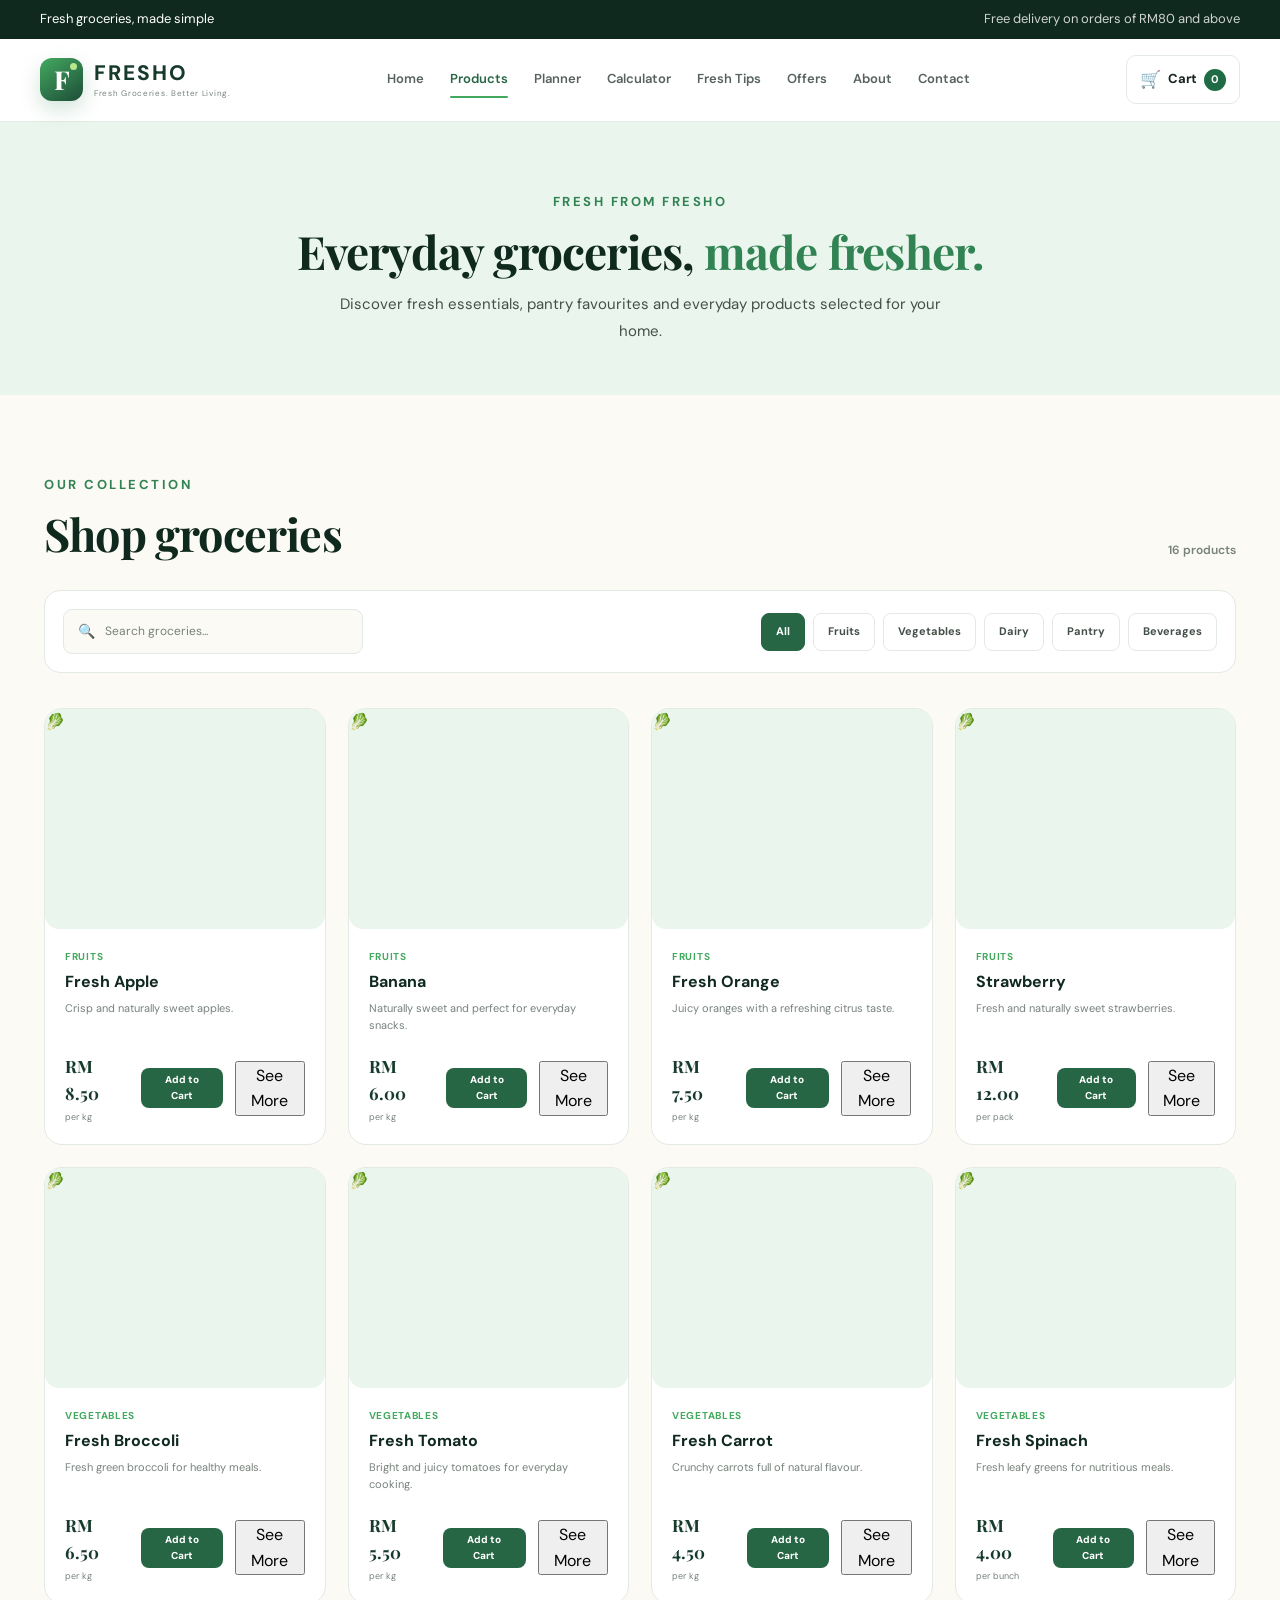
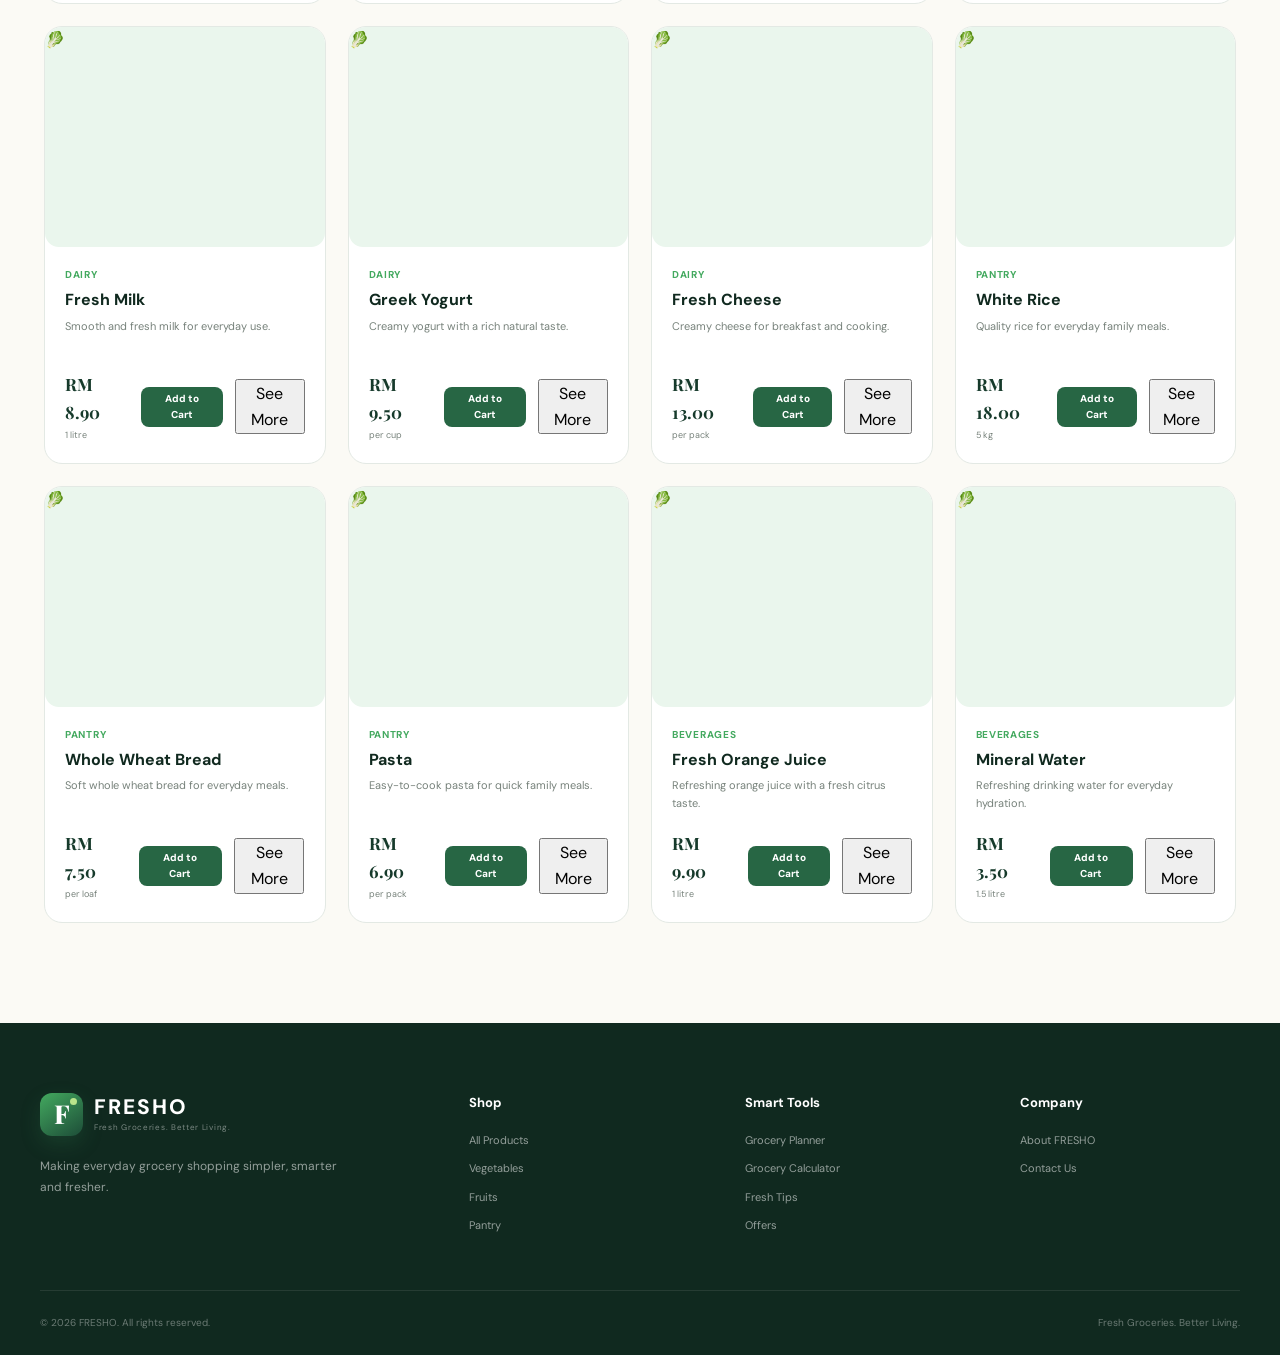
<file: products.html>
<!DOCTYPE html>
<html lang="en">

<head>

    <meta charset="UTF-8">
    <meta name="viewport" content="width=device-width, initial-scale=1.0">
    <link rel="icon" href="data:image/svg+xml,%3Csvg xmlns='http://www.w3.org/2000/svg' viewBox='0 0 64 64'%3E%3Crect width='64' height='64' rx='14' fill='%231f6b47'/%3E%3Ctext x='32' y='45' font-family='Georgia,serif' font-size='38' font-weight='700' fill='white' text-anchor='middle'%3EF%3C/text%3E%3C/svg%3E">

    <title>Products | FRESHO</title>

    <meta name="description"
          content="Shop fresh fruits, vegetables, dairy, pantry essentials and beverages at FRESHO.">

    <!-- MAIN CSS -->
    <link rel="stylesheet" href="css/style.css">

    <!-- PRODUCTS CSS -->
    <link rel="stylesheet" href="css/products.css">

    <!-- GOOGLE FONTS -->
    <link rel="preconnect" href="https://fonts.googleapis.com">
    <link rel="preconnect"
          href="https://fonts.gstatic.com"
          crossorigin>

    <link href="https://fonts.googleapis.com/css2?family=DM+Sans:wght@400;500;600;700;800&family=Playfair+Display:wght@600;700;800&display=swap"
          rel="stylesheet">

</head>


<body>


<!-- =========================================================
     ANNOUNCEMENT BAR
========================================================= -->

<div class="announcement-bar">

    <div class="container announcement-content">

        <span>
            Fresh groceries, made simple
        </span>

        <span class="announcement-right">
            Free delivery on orders of RM80 and above
        </span>

    </div>

</div>



<!-- =========================================================
     HEADER
========================================================= -->

<header class="site-header">

    <div class="container nav-container">


        <!-- LOGO -->

        <a href="index.html"
           class="brand">

            <div class="brand-icon">
                F
            </div>

            <div class="brand-text">

                <span class="brand-name">
                    FRESHO
                </span>

                <span class="brand-tagline">
                    Fresh Groceries. Better Living.
                </span>

            </div>

        </a>



        <!-- MOBILE MENU -->

        <button class="mobile-menu-btn"
                aria-label="Open navigation menu"
                type="button">

            <span></span>
            <span></span>
            <span></span>

        </button>



        <!-- NAVIGATION -->

        <nav class="main-nav">

            <a href="index.html"
               class="nav-link">
                Home
            </a>

            <a href="products.html"
               class="nav-link active">
                Products
            </a>

            <a href="planner.html"
               class="nav-link">
                Planner
            </a>

            <a href="calculator.html"
               class="nav-link">
                Calculator
            </a>

            <a href="tips.html"
               class="nav-link">
                Fresh Tips
            </a>

            <a href="offers.html"
               class="nav-link">
                Offers
            </a>

            <a href="about.html"
               class="nav-link">
                About
            </a>

            <a href="contact.html"
               class="nav-link">
                Contact
            </a>

        </nav>



        <!-- CART -->

        <a href="cart.html"
           class="cart-button">

            <span class="cart-icon">
                🛒
            </span>

            <span class="cart-text">
                Cart
            </span>

            <span class="cart-count"
                  id="headerCartCount">
                0
            </span>

        </a>

    </div>

</header>



<!-- =========================================================
     PRODUCTS PAGE
========================================================= -->

<main class="products-page">


    <!-- =====================================================
         PRODUCTS HERO
    ===================================================== -->

    <section class="products-hero">

        <div class="container products-hero-content">

            <span class="eyebrow">
                FRESH FROM FRESHO
            </span>

            <h1>
                Everyday groceries,
                <span>made fresher.</span>
            </h1>

            <p>
                Discover fresh essentials, pantry favourites and
                everyday products selected for your home.
            </p>

        </div>

    </section>



    <!-- =====================================================
         SHOP SECTION
    ===================================================== -->

    <section class="shop-section">

        <div class="container">


            <!-- SHOP HEADER -->

            <div class="shop-header section-heading">

                <div>

                    <span class="eyebrow">
                        OUR COLLECTION
                    </span>

                    <h2>
                        Shop groceries
                    </h2>

                </div>

                <p id="productCount">
                    16 products
                </p>

            </div>



            <!-- =================================================
                 SEARCH + FILTER
            ================================================= -->

            <div class="shop-controls">


                <!-- SEARCH -->

                <div class="search-box">

                    <span>
                        🔍
                    </span>

                    <input
                        type="search"
                        id="productSearch"
                        placeholder="Search groceries..."
                        aria-label="Search groceries">

                </div>



                <!-- CATEGORY FILTER -->

                <div class="category-filter">

                    <button
                        type="button"
                        class="category-btn active"
                        data-category="ALL">

                        All

                    </button>

                    <button
                        type="button"
                        class="category-btn"
                        data-category="FRUITS">

                        Fruits

                    </button>

                    <button
                        type="button"
                        class="category-btn"
                        data-category="VEGETABLES">

                        Vegetables

                    </button>

                    <button
                        type="button"
                        class="category-btn"
                        data-category="DAIRY">

                        Dairy

                    </button>

                    <button
                        type="button"
                        class="category-btn"
                        data-category="PANTRY">

                        Pantry

                    </button>

                    <button
                        type="button"
                        class="category-btn"
                        data-category="BEVERAGES">

                        Beverages

                    </button>

                </div>

            </div>



            <!-- ERROR -->

            <div id="productsError"
                 class="products-error"
                 role="alert">
            </div>



            <!-- =================================================
                 PRODUCTS GRID
            ================================================= -->

            <div id="productsGrid"
                 class="products-grid">

                <!-- JavaScript will generate products -->

            </div>



            <!-- =================================================
                 NO RESULTS
            ================================================= -->

            <div id="noProducts"
                 class="no-products">

                <div class="no-products-icon">
                    🛒
                </div>

                <h3>
                    No products found
                </h3>

                <p>
                    Try another product name or category.
                </p>

                <button
                    type="button"
                    id="resetSearch">

                    Show All Products

                </button>

            </div>

        </div>

    </section>


</main>



<!-- =========================================================
     FOOTER
========================================================= -->

<footer class="site-footer">

    <div class="container footer-grid">


        <!-- BRAND -->

        <div class="footer-brand">

            <a href="index.html"
               class="brand footer-logo">

                <div class="brand-icon">
                    F
                </div>

                <div class="brand-text">

                    <span class="brand-name">
                        FRESHO
                    </span>

                    <span class="brand-tagline">
                        Fresh Groceries. Better Living.
                    </span>

                </div>

            </a>

            <p>
                Making everyday grocery shopping
                simpler, smarter and fresher.
            </p>

        </div>



        <!-- SHOP -->

        <div class="footer-column">

            <h3>
                Shop
            </h3>

            <a href="products.html">
                All Products
            </a>

            <a href="products.html?category=VEGETABLES">
                Vegetables
            </a>

            <a href="products.html?category=FRUITS">
                Fruits
            </a>

            <a href="products.html?category=PANTRY">
                Pantry
            </a>

        </div>



        <!-- TOOLS -->

        <div class="footer-column">

            <h3>
                Smart Tools
            </h3>

            <a href="planner.html">
                Grocery Planner
            </a>

            <a href="calculator.html">
                Grocery Calculator
            </a>

            <a href="tips.html">
                Fresh Tips
            </a>

            <a href="offers.html">
                Offers
            </a>

        </div>



        <!-- COMPANY -->

        <div class="footer-column">

            <h3>
                Company
            </h3>

            <a href="about.html">
                About FRESHO
            </a>

            <a href="contact.html">
                Contact Us
            </a>

        </div>

    </div>



    <!-- FOOTER BOTTOM -->

    <div class="container footer-bottom">

        <p>
            © 2026 FRESHO. All rights reserved.
        </p>

        <p>
            Fresh Groceries. Better Living.
        </p>

    </div>

</footer>



<!-- =========================================================
     PRODUCTS JAVASCRIPT
========================================================= -->

<script src="js/products.js"></script>



<!-- SHARED CART STORE - keeps the header cart
     count correct on every page -->
<script src="js/cart-store.js"></script>

</body>

</html>
</file>
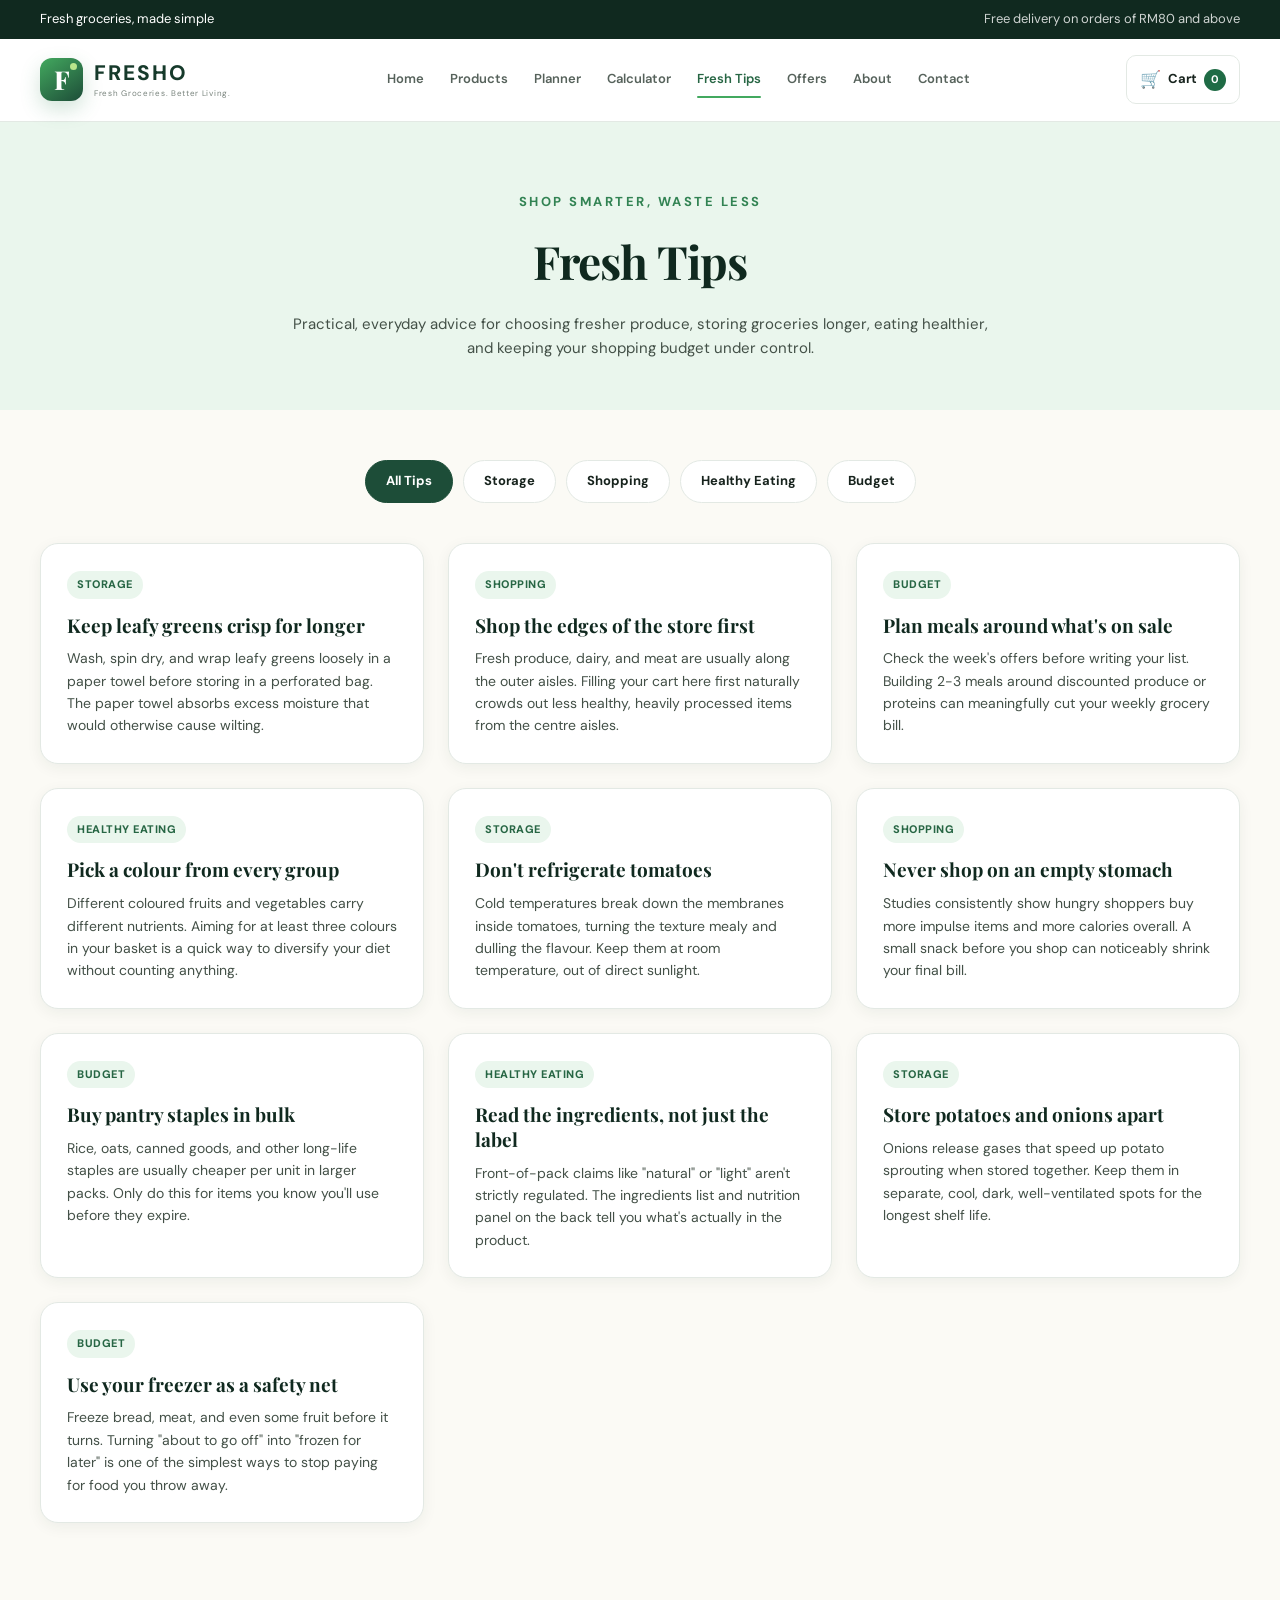
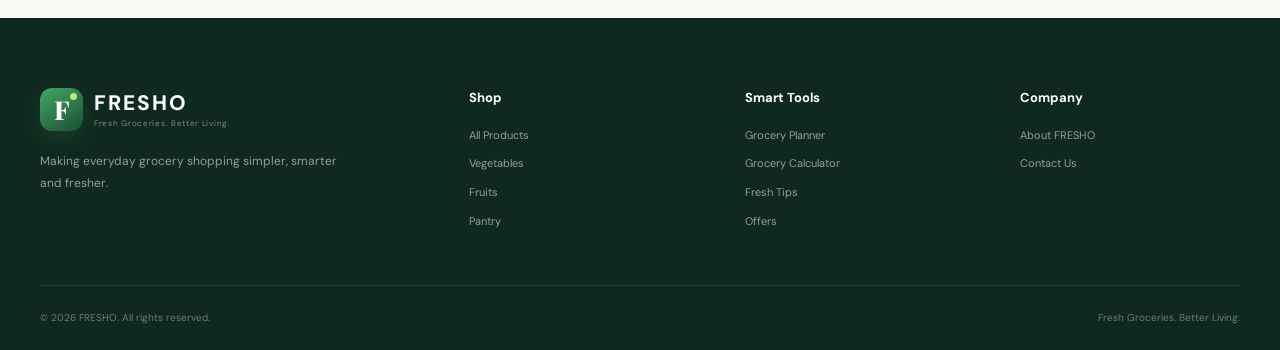
<file: tips.html>
<!DOCTYPE html>
<html lang="en">

<head>

    <meta charset="UTF-8">

    <meta name="viewport"
          content="width=device-width, initial-scale=1.0">
    <link rel="icon" href="data:image/svg+xml,%3Csvg xmlns='http://www.w3.org/2000/svg' viewBox='0 0 64 64'%3E%3Crect width='64' height='64' rx='14' fill='%231f6b47'/%3E%3Ctext x='32' y='45' font-family='Georgia,serif' font-size='38' font-weight='700' fill='white' text-anchor='middle'%3EF%3C/text%3E%3C/svg%3E">

    <meta name="description" content="Practical tips from FRESHO for choosing, storing and keeping groceries fresh for longer.">
    <title>Fresh Tips | FRESHO</title>

    <!-- MAIN CSS -->
    <link rel="stylesheet"
          href="css/style.css">

    <!-- FRESH TIPS PAGE CSS -->
    <link rel="stylesheet"
          href="css/tips.css">

    <!-- Google Fonts -->
    <link rel="preconnect" href="https://fonts.googleapis.com">
    <link rel="preconnect" href="https://fonts.gstatic.com" crossorigin>
    <link href="https://fonts.googleapis.com/css2?family=DM+Sans:wght@400;500;600;700;800&family=Playfair+Display:wght@600;700;800&display=swap"
          rel="stylesheet">

</head>


<body>


<!-- =========================================================
     ANNOUNCEMENT BAR
========================================================= -->

<div class="announcement-bar">

    <div class="container announcement-content">

        <span>
            Fresh groceries, made simple
        </span>

        <span class="announcement-right">
            Free delivery on orders of RM80 and above
        </span>

    </div>

</div>



<!-- =========================================================
     HEADER
========================================================= -->

<header class="site-header">

    <div class="container nav-container">


        <!-- LOGO -->

        <a href="index.html"
           class="brand">

            <div class="brand-icon">
                F
            </div>

            <div class="brand-text">

                <span class="brand-name">
                    FRESHO
                </span>

                <span class="brand-tagline">
                    Fresh Groceries. Better Living.
                </span>

            </div>

        </a>



        <!-- MOBILE MENU -->

        <button class="mobile-menu-btn"
                aria-label="Open navigation menu">

            <span></span>
            <span></span>
            <span></span>

        </button>



        <!-- NAVIGATION -->

        <nav class="main-nav">

            <a href="index.html"
               class="nav-link">
                Home
            </a>

            <a href="products.html"
               class="nav-link">
                Products
            </a>

            <a href="planner.html"
               class="nav-link">
                Planner
            </a>

            <a href="calculator.html"
               class="nav-link">
                Calculator
            </a>

            <a href="tips.html"
               class="nav-link active">
                Fresh Tips
            </a>

            <a href="offers.html"
               class="nav-link">
                Offers
            </a>

            <a href="about.html"
               class="nav-link">
                About
            </a>

            <a href="contact.html"
               class="nav-link">
                Contact
            </a>

        </nav>



        <!-- CART -->

        <a href="cart.html"
           class="cart-button">

            <span class="cart-icon">
                🛒
            </span>

            <span class="cart-text">
                Cart
            </span>

            <span class="cart-count">
                0
            </span>

        </a>

    </div>

</header>



<!-- =========================================================
     MAIN CONTENT
     
     FRESH TIPS CONTENT WILL BE ADDED HERE
========================================================= -->

<main>


<!-- =========================================================
     TIPS PAGE HERO
========================================================= -->

<section class="tips-hero">

    <div class="container tips-hero-container">

        <span class="eyebrow">SHOP SMARTER, WASTE LESS</span>

        <h1>
            Fresh Tips
        </h1>

        <p>
            Practical, everyday advice for choosing fresher produce,
            storing groceries longer, eating healthier, and keeping
            your shopping budget under control.
        </p>

    </div>

</section>


<!-- =========================================================
     CATEGORY FILTER
========================================================= -->

<section class="section tips-section">

    <div class="container">

        <div class="tips-filter" role="tablist" aria-label="Filter tips by category">

            <button type="button" class="tips-filter-btn active" data-filter="all">
                All Tips
            </button>

            <button type="button" class="tips-filter-btn" data-filter="storage">
                Storage
            </button>

            <button type="button" class="tips-filter-btn" data-filter="shopping">
                Shopping
            </button>

            <button type="button" class="tips-filter-btn" data-filter="healthy">
                Healthy Eating
            </button>

            <button type="button" class="tips-filter-btn" data-filter="budget">
                Budget
            </button>

        </div>


        <!-- =====================================================
             TIP CARDS
        ====================================================== -->

        <div class="tips-grid" id="tips-grid">

            <article class="tip-card" data-category="storage">
                <span class="tip-badge">STORAGE</span>
                <h3>Keep leafy greens crisp for longer</h3>
                <p>Wash, spin dry, and wrap leafy greens loosely in a paper towel before storing in a perforated bag. The paper towel absorbs excess moisture that would otherwise cause wilting.</p>
            </article>

            <article class="tip-card" data-category="shopping">
                <span class="tip-badge">SHOPPING</span>
                <h3>Shop the edges of the store first</h3>
                <p>Fresh produce, dairy, and meat are usually along the outer aisles. Filling your cart here first naturally crowds out less healthy, heavily processed items from the centre aisles.</p>
            </article>

            <article class="tip-card" data-category="budget">
                <span class="tip-badge">BUDGET</span>
                <h3>Plan meals around what's on sale</h3>
                <p>Check the week's offers before writing your list. Building 2-3 meals around discounted produce or proteins can meaningfully cut your weekly grocery bill.</p>
            </article>

            <article class="tip-card" data-category="healthy">
                <span class="tip-badge">HEALTHY EATING</span>
                <h3>Pick a colour from every group</h3>
                <p>Different coloured fruits and vegetables carry different nutrients. Aiming for at least three colours in your basket is a quick way to diversify your diet without counting anything.</p>
            </article>

            <article class="tip-card" data-category="storage">
                <span class="tip-badge">STORAGE</span>
                <h3>Don't refrigerate tomatoes</h3>
                <p>Cold temperatures break down the membranes inside tomatoes, turning the texture mealy and dulling the flavour. Keep them at room temperature, out of direct sunlight.</p>
            </article>

            <article class="tip-card" data-category="shopping">
                <span class="tip-badge">SHOPPING</span>
                <h3>Never shop on an empty stomach</h3>
                <p>Studies consistently show hungry shoppers buy more impulse items and more calories overall. A small snack before you shop can noticeably shrink your final bill.</p>
            </article>

            <article class="tip-card" data-category="budget">
                <span class="tip-badge">BUDGET</span>
                <h3>Buy pantry staples in bulk</h3>
                <p>Rice, oats, canned goods, and other long-life staples are usually cheaper per unit in larger packs. Only do this for items you know you'll use before they expire.</p>
            </article>

            <article class="tip-card" data-category="healthy">
                <span class="tip-badge">HEALTHY EATING</span>
                <h3>Read the ingredients, not just the label</h3>
                <p>Front-of-pack claims like "natural" or "light" aren't strictly regulated. The ingredients list and nutrition panel on the back tell you what's actually in the product.</p>
            </article>

            <article class="tip-card" data-category="storage">
                <span class="tip-badge">STORAGE</span>
                <h3>Store potatoes and onions apart</h3>
                <p>Onions release gases that speed up potato sprouting when stored together. Keep them in separate, cool, dark, well-ventilated spots for the longest shelf life.</p>
            </article>

            <article class="tip-card" data-category="budget">
                <span class="tip-badge">BUDGET</span>
                <h3>Use your freezer as a safety net</h3>
                <p>Freeze bread, meat, and even some fruit before it turns. Turning "about to go off" into "frozen for later" is one of the simplest ways to stop paying for food you throw away.</p>
            </article>

        </div>

        <p id="tips-empty-message" class="tips-empty-message" hidden>
            No tips in this category yet — try another filter.
        </p>

    </div>

</section>


</main>



<!-- =========================================================
     FOOTER
========================================================= -->

<footer class="site-footer">

    <div class="container footer-grid">


        <!-- BRAND -->

        <div class="footer-brand">

            <a href="index.html"
               class="brand footer-logo">

                <div class="brand-icon">
                    F
                </div>

                <div class="brand-text">

                    <span class="brand-name">
                        FRESHO
                    </span>

                    <span class="brand-tagline">
                        Fresh Groceries. Better Living.
                    </span>

                </div>

            </a>

            <p>
                Making everyday grocery shopping
                simpler, smarter and fresher.
            </p>

        </div>



        <!-- SHOP -->

        <div class="footer-column">

            <h3>
                Shop
            </h3>

            <a href="products.html">
                All Products
            </a>

            <a href="products.html">
                Vegetables
            </a>

            <a href="products.html">
                Fruits
            </a>

            <a href="products.html">
                Pantry
            </a>

        </div>



        <!-- SMART TOOLS -->

        <div class="footer-column">

            <h3>
                Smart Tools
            </h3>

            <a href="planner.html">
                Grocery Planner
            </a>

            <a href="calculator.html">
                Grocery Calculator
            </a>

            <a href="tips.html">
                Fresh Tips
            </a>

            <a href="offers.html">
                Offers
            </a>

        </div>



        <!-- COMPANY -->

        <div class="footer-column">

            <h3>
                Company
            </h3>

            <a href="about.html">
                About FRESHO
            </a>

            <a href="contact.html">
                Contact Us
            </a>

        </div>

    </div>



    <!-- FOOTER BOTTOM -->

    <div class="container footer-bottom">

        <p>
            © 2026 FRESHO. All rights reserved.
        </p>

        <p>
            Fresh Groceries. Better Living.
        </p>

    </div>

</footer>



<!-- =========================================================
     MOBILE MENU JAVASCRIPT
========================================================= -->

<script>

    const menuButton =
        document.querySelector(".mobile-menu-btn");

    const navigation =
        document.querySelector(".main-nav");


    if (menuButton && navigation) {

        menuButton.addEventListener("click", function () {

            navigation.classList.toggle("nav-open");

        });

    }

</script>


<!-- =========================================================
     FRESH TIPS FILTER JAVASCRIPT
========================================================= -->

<script src="js/tips.js"></script>



<!-- SHARED CART STORE - keeps the header cart
     count correct on every page -->
<script src="js/cart-store.js"></script>

</body>

</html>
</file>
<file: css/style.css>
/* =========================================================
   FRESHO - GLOBAL STYLESHEET
   Website structure and overall layout
========================================================= */


/* =========================================================
   ROOT VARIABLES
========================================================= */

:root {

    --green-950: #10291f;
    --green-900: #163a2b;
    --green-800: #1d4d38;
    --green-700: #276644;
    --green-600: #328353;
    --green-500: #43a95f;
    --green-400: #67c47c;

    --green-light: #eaf6ed;
    --green-soft: #f4faf5;

    --cream: #fbfaf5;
    --white: #ffffff;

    --text-dark: #17231d;
    --text: #435047;
    --text-light: #77827b;

    --border: #e3e9e4;

    --shadow-sm:
        0 4px 15px rgba(20, 55, 38, 0.06);

    --shadow-md:
        0 12px 35px rgba(20, 55, 38, 0.10);

    --shadow-lg:
        0 25px 60px rgba(20, 55, 38, 0.15);

    --radius-sm: 10px;
    --radius-md: 18px;
    --radius-lg: 28px;

    --container: 1200px;

}


/* =========================================================
   RESET
========================================================= */

* {
    margin: 0;
    padding: 0;
    box-sizing: border-box;
}

html {
    scroll-behavior: smooth;
}

body {

    font-family: "DM Sans", sans-serif;

    color: var(--text-dark);

    background: var(--cream);

    line-height: 1.6;

    overflow-x: hidden;
}

img {
    width: 100%;
    display: block;
}

a {
    color: inherit;
    text-decoration: none;
}

button,
input {
    font: inherit;
}

button {
    cursor: pointer;
}


/* =========================================================
   CONTAINER
========================================================= */

.container {

    width: min(
        calc(100% - 48px),
        var(--container)
    );

    margin: auto;
}


/* =========================================================
   ANNOUNCEMENT BAR
========================================================= */

.announcement-bar {

    background: var(--green-950);

    color: white;

    font-size: 13px;

    padding: 9px 0;
}

.announcement-content {

    display: flex;

    justify-content: space-between;

    align-items: center;

    gap: 20px;
}

.announcement-content span {

    display: flex;

    align-items: center;

    gap: 8px;
}

.announcement-right {

    opacity: 0.8;
}


/* =========================================================
   HEADER
========================================================= */

.site-header {

    background: rgba(255,255,255,0.96);

    border-bottom: 1px solid var(--border);

    position: sticky;

    top: 0;

    z-index: 1000;

    backdrop-filter: blur(15px);
}

.nav-container {

    min-height: 82px;

    display: flex;

    align-items: center;

    justify-content: space-between;

    gap: 30px;
}


/* =========================================================
   BRAND / LOGO
========================================================= */

.brand {

    display: flex;

    align-items: center;

    gap: 11px;

    flex-shrink: 0;
}

.brand-icon {

    width: 43px;

    height: 43px;

    border-radius: 12px;

    background:
        linear-gradient(
            145deg,
            var(--green-500),
            var(--green-800)
        );

    color: white;

    display: grid;

    place-items: center;

    font-family: "Playfair Display", serif;

    font-size: 26px;

    font-weight: 800;

    box-shadow:
        0 8px 20px rgba(50,131,83,0.22);

    position: relative;
}

.brand-icon::after {

    content: "";

    width: 7px;

    height: 7px;

    border-radius: 50%;

    background: #b9e58b;

    position: absolute;

    top: 5px;

    right: 6px;
}

.brand-text {

    display: flex;

    flex-direction: column;

    line-height: 1;
}

.brand-name {

    font-size: 21px;

    letter-spacing: 2px;

    font-weight: 800;

    color: var(--green-900);
}

.brand-tagline {

    font-size: 8px;

    letter-spacing: 0.7px;

    color: var(--text-light);

    margin-top: 5px;
}


/* =========================================================
   NAVIGATION
========================================================= */

.main-nav {

    display: flex;

    align-items: center;

    gap: 4px;
}

.nav-link {

    position: relative;

    padding: 9px 11px;

    font-size: 13px;

    font-weight: 600;

    color: #56625b;

    border-radius: 8px;

    transition:
        color 0.25s ease,
        background 0.25s ease;
}

.nav-link:hover {

    color: var(--green-700);

    background: var(--green-soft);
}

.nav-link.active {

    color: var(--green-700);
}

.nav-link.active::after {

    content: "";

    position: absolute;

    left: 11px;

    right: 11px;

    bottom: 1px;

    height: 2px;

    background: var(--green-500);

    border-radius: 5px;
}


/* =========================================================
   CART
========================================================= */

.cart-button {

    display: flex;

    align-items: center;

    gap: 7px;

    padding: 10px 13px;

    border: 1px solid var(--border);

    border-radius: 10px;

    transition: 0.25s ease;

    flex-shrink: 0;
}

.cart-button:hover {

    border-color: var(--green-400);

    background: var(--green-soft);
}

.cart-icon {

    font-size: 17px;
}

.cart-text {

    font-size: 13px;

    font-weight: 700;
}

.cart-count {

    width: 20px;

    height: 20px;

    border-radius: 50%;

    display: grid;

    place-items: center;

    background: var(--green-700);

    color: white;

    font-size: 10px;

    font-weight: 700;
}


/* =========================================================
   MOBILE MENU
========================================================= */

.mobile-menu-btn {

    display: none;

    width: 42px;

    height: 42px;

    border: 1px solid var(--border);

    background: white;

    border-radius: 10px;

    padding: 9px;
}

.mobile-menu-btn span {

    display: block;

    height: 2px;

    background: var(--green-900);

    margin: 5px 0;

    border-radius: 2px;
}


/* =========================================================
   HERO
========================================================= */

.hero {

    min-height: 670px;

    position: relative;

    background-image:
        url("https://images.unsplash.com/photo-1542838132-92c53300491e?auto=format&fit=crop&w=2000&q=90");

    background-size: cover;

    background-position: center;

    display: flex;

    align-items: center;

    color: white;
}

.hero-overlay {

    position: absolute;

    inset: 0;

    background:
        linear-gradient(
            90deg,
            rgba(11,40,28,0.92) 0%,
            rgba(11,40,28,0.78) 38%,
            rgba(11,40,28,0.20) 75%,
            rgba(11,40,28,0.05) 100%
        );
}

.hero-container {

    position: relative;

    z-index: 2;
}

.hero-content {

    max-width: 650px;

    padding: 75px 0;
}

.hero-badge {

    display: inline-flex;

    align-items: center;

    gap: 9px;

    padding: 8px 13px;

    border: 1px solid rgba(255,255,255,0.25);

    background: rgba(255,255,255,0.10);

    backdrop-filter: blur(10px);

    border-radius: 50px;

    font-size: 11px;

    font-weight: 700;

    letter-spacing: 1.1px;

    margin-bottom: 22px;
}

.badge-dot {

    width: 7px;

    height: 7px;

    background: #8fe49b;

    border-radius: 50%;

    box-shadow: 0 0 0 4px rgba(143,228,155,0.15);
}

.hero h1 {

    font-family: "Playfair Display", serif;

    font-size: clamp(52px, 6vw, 78px);

    line-height: 1.02;

    letter-spacing: -2px;

    margin-bottom: 25px;
}

.hero h1 span {

    display: block;

    color: #9ee39d;
}

.hero p {

    max-width: 560px;

    color: rgba(255,255,255,0.82);

    font-size: 17px;

    line-height: 1.8;

    margin-bottom: 34px;
}


/* =========================================================
   BUTTONS
========================================================= */

.hero-buttons {

    display: flex;

    align-items: center;

    gap: 12px;

    flex-wrap: wrap;
}

.btn {

    display: inline-flex;

    align-items: center;

    justify-content: center;

    gap: 13px;

    min-height: 50px;

    padding: 0 22px;

    border-radius: 10px;

    font-size: 13px;

    font-weight: 700;

    transition:
        transform 0.25s ease,
        box-shadow 0.25s ease,
        background 0.25s ease;
}

.btn:hover {

    transform: translateY(-2px);
}

.btn-primary {

    background: var(--green-500);

    color: white;

    box-shadow:
        0 10px 25px rgba(50,131,83,0.25);
}

.btn-primary:hover {

    background: var(--green-600);

    box-shadow:
        0 15px 30px rgba(50,131,83,0.32);
}

.btn-light {

    background: rgba(255,255,255,0.13);

    border: 1px solid rgba(255,255,255,0.28);

    color: white;

    backdrop-filter: blur(10px);
}

.btn-light:hover {

    background: rgba(255,255,255,0.20);
}

.btn-white {

    background: white;

    color: var(--green-900);

    box-shadow:
        0 10px 25px rgba(0,0,0,0.12);
}


/* =========================================================
   HERO TRUST
========================================================= */

.hero-trust {

    display: flex;

    align-items: center;

    margin-top: 45px;

    gap: 22px;
}

.trust-item {

    display: flex;

    flex-direction: column;
}

.trust-item strong {

    font-size: 15px;

    color: white;
}

.trust-item span {

    font-size: 11px;

    color: rgba(255,255,255,0.65);
}

.trust-divider {

    width: 1px;

    height: 32px;

    background: rgba(255,255,255,0.22);
}


/* =========================================================
   SECTIONS
========================================================= */

.section {

    padding: 95px 0;
}

.section-heading {

    display: flex;

    align-items: flex-end;

    justify-content: space-between;

    gap: 30px;

    margin-bottom: 38px;
}

.eyebrow {

    display: block;

    color: var(--green-600);

    font-size: 30px;

    font-weight: 800;

    letter-spacing: 2px;

    margin-bottom: 9px;
}

.section-heading h2,
.why-content h2,
.newsletter-container h2 {

    font-family: "Playfair Display", serif;

    font-size: clamp(32px, 4vw, 45px);

    line-height: 1.15;

    color: var(--green-950);

    letter-spacing: -0.8px;
}

.view-all {

    color: var(--green-700);

    font-size: 13px;

    font-weight: 700;

    white-space: nowrap;
}

.view-all:hover {

    color: var(--green-500);
}


/* =========================================================
   CATEGORY GRID
========================================================= */

.categories-section {

    background: var(--white);
}

.category-grid {

    display: grid;

    grid-template-columns:
        repeat(4, 1fr);

    gap: 18px;
}

.category-card {

    border: 1px solid var(--border);

    border-radius: var(--radius-md);

    overflow: hidden;

    background: white;

    transition:
        transform 0.3s ease,
        box-shadow 0.3s ease,
        border-color 0.3s ease;
}

.category-card:hover {

    transform: translateY(-6px);

    border-color: #cfe2d3;

    box-shadow: var(--shadow-md);
}

.category-image {

    height: 185px;

    overflow: hidden;

    position: relative;

    display: grid;

    place-items: center;
}

.category-image img {

    height: 100%;

    object-fit: cover;

    transition: transform 0.45s ease;
}

.category-card:hover img {

    transform: scale(1.07);
}

.category-image.pantry {

    background:
        linear-gradient(
            135deg,
            #e9f5ec,
            #d9eadf
        );
}

.category-image.protein {

    background:
        linear-gradient(
            135deg,
            #f5eee6,
            #eadbca
        );
}

.category-icon-large {

    font-size: 65px;

    filter:
        drop-shadow(
            0 10px 10px
            rgba(0,0,0,0.08)
        );
}

.category-info {

    padding: 18px;
}

.category-info h3 {

    font-size: 16px;

    margin-bottom: 5px;

    color: var(--green-950);
}

.category-info span {

    font-size: 11px;

    color: var(--text-light);
}


/* =========================================================
   PRODUCT SECTION
========================================================= */

.featured-section {

    background: var(--cream);
}

.product-grid {

    display: grid;

    grid-template-columns:
        repeat(4, 1fr);

    gap: 20px;
}

.product-card {

    background: white;

    border: 1px solid var(--border);

    border-radius: var(--radius-md);

    overflow: hidden;

    transition:
        transform 0.3s ease,
        box-shadow 0.3s ease;
}

.product-card:hover {

    transform: translateY(-5px);

    box-shadow: var(--shadow-md);
}

.product-image {

    height: 245px;

    position: relative;

    overflow: hidden;

    background: #f2f4f1;
}

.product-image img {

    width: 100%;

    height: 100%;

    object-fit: cover;

    transition: transform 0.4s ease;
}

.product-card:hover .product-image img {

    transform: scale(1.06);
}

.product-badge {

    position: absolute;

    z-index: 2;

    top: 13px;

    left: 13px;

    background: var(--green-700);

    color: white;

    padding: 6px 10px;

    border-radius: 30px;

    font-size: 9px;

    font-weight: 800;

    letter-spacing: 0.5px;
}

.product-badge.organic {

    background: #8a7048;
}

.quick-add {

    position: absolute;

    right: 13px;

    bottom: 13px;

    width: 37px;

    height: 37px;

    border-radius: 50%;

    border: none;

    background: white;

    color: var(--green-700);

    font-size: 24px;

    line-height: 1;

    box-shadow: var(--shadow-sm);

    transition:
        background 0.2s ease,
        color 0.2s ease,
        transform 0.2s ease;
}

.quick-add:hover {

    background: var(--green-600);

    color: white;

    transform: scale(1.08);
}

.product-info {

    padding: 18px;
}

.product-category {

    display: block;

    color: var(--green-500);

    font-size: 10px;

    font-weight: 700;

    margin-bottom: 6px;

    text-transform: uppercase;

    letter-spacing: 0.7px;
}

.product-info h3 {

    font-size: 16px;

    margin-bottom: 15px;
}

.product-bottom {

    display: flex;

    align-items: baseline;

    gap: 4px;
}

.product-bottom strong {

    color: var(--green-900);

    font-size: 17px;
}

.product-bottom span {

    color: var(--text-light);

    font-size: 11px;
}


/* =========================================================
   WHY FRESHO
========================================================= */

.why-section {

    background: white;

    padding: 105px 0;
}

.why-container {

    display: grid;

    grid-template-columns:
        0.95fr 1.05fr;

    align-items: center;

    gap: 90px;
}

.why-image {

    position: relative;
}

.why-image > img {

    height: 570px;

    object-fit: cover;

    border-radius: 28px;
}

.floating-card {

    position: absolute;

    right: -25px;

    bottom: 35px;

    background: white;

    padding: 15px 18px;

    border-radius: 14px;

    display: flex;

    align-items: center;

    gap: 12px;

    box-shadow: var(--shadow-lg);

    min-width: 225px;
}

.floating-icon {

    width: 40px;

    height: 40px;

    border-radius: 50%;

    background: var(--green-light);

    color: var(--green-700);

    display: grid;

    place-items: center;

    font-weight: 800;
}

.floating-card div {

    display: flex;

    flex-direction: column;
}

.floating-card strong {

    font-size: 12px;
}

.floating-card small {

    font-size: 10px;

    color: var(--text-light);
}

.why-content h2 {

    max-width: 500px;

    margin-bottom: 20px;
}

.why-content h2 span {

    display: block;

    color: var(--green-600);
}

.why-content > p {

    max-width: 550px;

    color: var(--text);

    font-size: 15px;

    line-height: 1.8;

    margin-bottom: 32px;
}

.benefits {

    display: flex;

    flex-direction: column;

    gap: 21px;
}

.benefit {

    display: flex;

    align-items: flex-start;

    gap: 14px;
}

.benefit-icon {

    width: 45px;

    height: 45px;

    border-radius: 12px;

    background: var(--green-light);

    display: grid;

    place-items: center;

    font-size: 20px;

    flex-shrink: 0;
}

.benefit h3 {

    font-size: 14px;

    margin-bottom: 2px;
}

.benefit p {

    color: var(--text-light);

    font-size: 12px;
}


/* =========================================================
   CALCULATOR CTA
========================================================= */

.calculator-cta {

    padding: 85px 0;

    background:
        var(--green-soft);
}

.calculator-box {

    min-height: 390px;

    background:
        linear-gradient(
            125deg,
            var(--green-950),
            var(--green-700)
        );

    border-radius: 28px;

    overflow: hidden;

    position: relative;

    display: grid;

    grid-template-columns:
        1.25fr 0.75fr;

    align-items: center;

    padding: 65px 75px;

    color: white;
}

.calculator-box::before {

    content: "";

    position: absolute;

    width: 350px;

    height: 350px;

    border-radius: 50%;

    border: 1px solid rgba(255,255,255,0.08);

    right: 100px;

    top: -120px;
}

.calculator-box::after {

    content: "";

    position: absolute;

    width: 450px;

    height: 450px;

    border-radius: 50%;

    border: 1px solid rgba(255,255,255,0.06);

    right: -70px;

    bottom: -250px;
}

.calculator-content {

    position: relative;

    z-index: 2;
}

.light-eyebrow {

    color: #9ee39d;
}

.calculator-content h2 {

    max-width: 550px;

    font-family: "Playfair Display", serif;

    font-size: clamp(32px, 4vw, 48px);

    line-height: 1.12;

    margin-bottom: 16px;
}

.calculator-content p {

    max-width: 500px;

    color: rgba(255,255,255,0.70);

    font-size: 14px;

    margin-bottom: 27px;
}

.calculator-visual {

    position: relative;

    z-index: 2;

    display: grid;

    place-items: center;
}

.calculator-circle {

    width: 250px;

    height: 250px;

    border-radius: 50%;

    background:
        rgba(255,255,255,0.09);

    border:
        1px solid rgba(255,255,255,0.18);

    backdrop-filter: blur(10px);

    display: flex;

    flex-direction: column;

    align-items: center;

    justify-content: center;

    box-shadow:
        0 20px 50px rgba(0,0,0,0.16);
}

.calculator-circle span {

    font-size: 12px;

    color: #9ee39d;

    font-weight: 700;
}

.calculator-circle strong {

    font-family: "Playfair Display", serif;

    font-size: 42px;

    margin: 5px 0;
}

.calculator-circle small {

    color: rgba(255,255,255,0.60);

    font-size: 10px;
}


/* =========================================================
   OFFER SECTION
========================================================= */

.offer-section {

    background: var(--cream);
}

.offer-banner {

    min-height: 350px;

    background:
        linear-gradient(
            110deg,
            #eaf5ec,
            #f6f3df
        );

    border-radius: 28px;

    padding: 55px 65px;

    position: relative;

    overflow: hidden;

    display: flex;

    align-items: center;
}

.offer-content {

    max-width: 530px;

    position: relative;

    z-index: 2;
}

.offer-label {

    color: var(--green-700);

    font-size: 10px;

    font-weight: 800;

    letter-spacing: 2px;
}

.offer-content h2 {

    font-family: "Playfair Display", serif;

    font-size: 43px;

    line-height: 1.12;

    margin: 12px 0;
}

.offer-content p {

    color: var(--text);

    font-size: 14px;

    max-width: 470px;

    margin-bottom: 22px;
}

.offer-decoration {

    position: absolute;

    right: 80px;

    top: 50%;

    transform: translateY(-50%);

    width: 330px;

    height: 280px;
}

.fruit-circle {

    position: absolute;

    width: 110px;

    height: 110px;

    border-radius: 50%;

    background: white;

    display: grid;

    place-items: center;

    font-size: 55px;

    box-shadow: var(--shadow-md);
}

.fruit-one {

    top: 10px;

    left: 80px;
}

.fruit-two {

    bottom: 0;

    left: 5px;
}

.fruit-three {

    bottom: 15px;

    right: 15px;
}


/* =========================================================
   NEWSLETTER
========================================================= */

.newsletter-section {

    padding: 80px 0;

    background: white;

    border-top: 1px solid var(--border);

    border-bottom: 1px solid var(--border);
}

.newsletter-container {

    display: flex;

    justify-content: space-between;

    align-items: center;

    gap: 50px;
}

.newsletter-container h2 {

    font-size: 35px;

    margin-bottom: 7px;
}

.newsletter-container p {

    color: var(--text-light);

    font-size: 13px;
}

.newsletter-form {

    display: flex;

    width: min(100%, 450px);

    border: 1px solid var(--border);

    border-radius: 11px;

    padding: 5px;

    background: white;
}

.newsletter-form input {

    flex: 1;

    border: none;

    outline: none;

    padding: 0 14px;

    font-size: 12px;

    background: transparent;
}

.newsletter-form button {

    border: none;

    background: var(--green-700);

    color: white;

    border-radius: 8px;

    padding: 0 19px;

    font-size: 12px;

    font-weight: 700;
}

.newsletter-form button:hover {

    background: var(--green-600);
}


/* =========================================================
   FOOTER
========================================================= */

.site-footer {

    background: var(--green-950);

    color: white;

    padding-top: 70px;
}

.footer-grid {

    display: grid;

    grid-template-columns:
        1.7fr 1fr 1fr 1fr;

    gap: 55px;

    padding-bottom: 55px;
}

.footer-logo {

    margin-bottom: 20px;
}

.footer-logo .brand-name {

    color: white;
}

.footer-logo .brand-tagline {

    color: rgba(255,255,255,0.45);
}

.footer-brand > p {

    max-width: 300px;

    color: rgba(255,255,255,0.55);

    font-size: 12px;

    line-height: 1.8;
}

.footer-column {

    display: flex;

    flex-direction: column;

    gap: 11px;
}

.footer-column h3 {

    font-size: 13px;

    margin-bottom: 7px;

    color: white;
}

.footer-column a {

    font-size: 11px;

    color: rgba(255,255,255,0.55);

    transition: color 0.2s ease;
}

.footer-column a:hover {

    color: #9ee39d;
}

.footer-bottom {

    min-height: 65px;

    border-top: 1px solid rgba(255,255,255,0.09);

    display: flex;

    align-items: center;

    justify-content: space-between;

    gap: 20px;

    color: rgba(255,255,255,0.38);

    font-size: 10px;
}


/* =========================================================
   RESPONSIVE DESIGN
========================================================= */

@media (max-width: 1100px) {

    .main-nav {
        gap: 0;
    }

    .nav-link {
        padding-left: 8px;
        padding-right: 8px;
        font-size: 12px;
    }

    .category-grid,
    .product-grid {
        grid-template-columns:
            repeat(2, 1fr);
    }

    .why-container {
        gap: 55px;
    }

    .calculator-box {
        padding: 55px;
    }

}


@media (max-width: 850px) {

    .mobile-menu-btn {
        display: block;
        order: 3;
    }

    .cart-button {
        margin-left: auto;
    }

    .main-nav {

        display: none;

        position: absolute;

        top: 82px;

        left: 0;

        right: 0;

        background: white;

        border-bottom: 1px solid var(--border);

        padding: 15px 24px;

        flex-direction: column;

        align-items: stretch;

        box-shadow: var(--shadow-md);
    }

    .main-nav.nav-open {
        display: flex;
    }

    .nav-link {
        padding: 12px;
    }

    .nav-link.active::after {
        display: none;
    }

    .hero {
        min-height: 620px;
    }

    .why-container {
        grid-template-columns: 1fr;
    }

    .why-image {
        max-width: 650px;
    }

    .calculator-box {
        grid-template-columns: 1fr;
        gap: 40px;
    }

    .calculator-visual {
        display: none;
    }

    .newsletter-container {
        flex-direction: column;
        align-items: flex-start;
    }

    .newsletter-form {
        width: 100%;
    }

    .footer-grid {
        grid-template-columns:
            repeat(2, 1fr);
    }

}


@media (max-width: 600px) {

    .container {
        width: min(
            calc(100% - 30px),
            var(--container)
        );
    }

    .announcement-right {
        display: none;
    }

    .announcement-content {
        justify-content: center;
    }

    .nav-container {
        min-height: 72px;
    }

    .brand-icon {
        width: 39px;
        height: 39px;
        font-size: 23px;
    }

    .brand-name {
        font-size: 19px;
    }

    .brand-tagline {
        font-size: 7px;
    }

    .cart-text {
        display: none;
    }

    .hero {
        min-height: 650px;
        background-position: 60% center;
    }

    .hero-overlay {
        background:
            linear-gradient(
                90deg,
                rgba(11,40,28,0.93),
                rgba(11,40,28,0.65)
            );
    }

    .hero-content {
        padding: 50px 0;
    }

    .hero h1 {
        font-size: 50px;
    }

    .hero p {
        font-size: 14px;
    }

    .hero-trust {
        gap: 13px;
    }

    .trust-item strong {
        font-size: 13px;
    }

    .trust-item span {
        font-size: 9px;
    }

    .section {
        padding: 70px 0;
    }

    .section-heading {
        align-items: flex-start;
        flex-direction: column;
        gap: 10px;
    }

    .category-grid,
    .product-grid {
        grid-template-columns: 1fr;
    }

    .category-image {
        height: 210px;
    }

    .product-image {
        height: 280px;
    }

    .why-image > img {
        height: 420px;
    }

    .floating-card {
        right: 12px;
        bottom: 20px;
    }

    .calculator-box {
        padding: 40px 28px;
    }

    .offer-banner {
        padding: 40px 28px;
        min-height: 500px;
        align-items: flex-start;
    }

    .offer-content h2 {
        font-size: 35px;
    }

    .offer-decoration {
        right: 25px;
        bottom: 15px;
        top: auto;
        transform: none;
        width: 280px;
        height: 210px;
    }

    .fruit-circle {
        width: 85px;
        height: 85px;
        font-size: 40px;
    }

    .fruit-one {
        left: 90px;
    }

    .newsletter-form {
        flex-direction: column;
        border: none;
        gap: 10px;
    }

    .newsletter-form input {
        height: 48px;
        border: 1px solid var(--border);
        border-radius: 9px;
        width: 100%;
    }

    .newsletter-form button {
        height: 48px;
        width: 100%;
    }

    .footer-grid {
        grid-template-columns: 1fr 1fr;
        gap: 35px 25px;
    }

    .footer-brand {
        grid-column: 1 / -1;
    }

    .footer-bottom {
        padding: 20px 0;
        flex-direction: column;
        justify-content: center;
        text-align: center;
    }

}


@media (max-width: 390px) {

    .footer-grid {
        grid-template-columns: 1fr;
    }

    .footer-brand {
        grid-column: auto;
    }

    .hero h1 {
        font-size: 44px;
    }

    .hero-buttons {
        flex-direction: column;
        align-items: stretch;
    }

    .btn {
        width: 100%;
    }

}


/* =========================================================
   HOME PRODUCT ADD TO CART
========================================================= */

.add-to-cart-btn {
    width: 100%;
    margin-top: 16px;
    padding: 12px 16px;

    border: none;
    border-radius: 10px;

    background: #1f6b45;
    color: #ffffff;

    font-family: "DM Sans", sans-serif;
    font-size: 14px;
    font-weight: 700;

    cursor: pointer;

    display: flex;
    align-items: center;
    justify-content: center;
    gap: 10px;

    transition: 0.25s ease;
}

.add-to-cart-btn:hover {
    background: #174f34;
    transform: translateY(-2px);
}

.add-to-cart-btn:active {
    transform: translateY(0);
}

.add-to-cart-btn.added {
    background: #2e8b57;
}

.add-to-cart-btn span {
    font-size: 18px;
    font-weight: 800;
}


/* =========================================================
   PRODUCT IMAGE
========================================================= */

.product-image {
    position: relative;
    overflow: hidden;
    border-radius: 14px;
}

.product-image img {
    width: 100%;
    height: 240px;
    object-fit: cover;
    display: block;
    transition: transform 0.3s ease;
}

.product-card:hover .product-image img {
    transform: scale(1.04);
}


/* =========================================================
   WHY FRESHO IMAGE
========================================================= */

.why-image {
    position: relative;
    width: 100%;
    overflow: hidden;
    border-radius: 24px;
}

.why-image > img {
    width: 100%;
    height: 500px;
    object-fit: cover;
    display: block;
}


/* =========================================================
   CART COUNT
========================================================= */

.cart-count {
    min-width: 22px;
    height: 22px;
    padding: 0 6px;

    border-radius: 50%;

    background: #1f6b45;
    color: #ffffff;

    display: inline-flex;
    align-items: center;
    justify-content: center;

    font-size: 11px;
    font-weight: 700;
}


/* =========================================================
   MOBILE
========================================================= */

@media (max-width: 768px) {

    .product-image img {
        height: 210px;
    }

    .why-image > img {
        height: 350px;
    }

    .add-to-cart-btn {
        padding: 11px 14px;
    }

}

/* =========================================================
   POLISH
   - Section labels: one small, consistent size on every page,
     so they label the heading instead of competing with it.
   - Home "fresh picks": 3 columns so the 6 products fill two
     full rows instead of leaving a half-empty second row.
   - Newsletter: taller input and button, visible focus ring.
   - Cart badge: a short pop when an item is added, so the
     shopper sees the cart change. Off for reduced motion.
========================================================= */

.eyebrow {
    font-size: 13px;
    font-weight: 700;
    letter-spacing: 2.5px;
    margin-bottom: 12px;
}

.picks-grid {
    grid-template-columns: repeat(3, 1fr);
}

@media (max-width: 1100px) {
    .picks-grid {
        grid-template-columns: repeat(2, 1fr);
    }
}

@media (max-width: 600px) {
    .picks-grid {
        grid-template-columns: 1fr;
    }
}

.newsletter-form input {
    height: 46px;
    font-size: 14px;
}

.newsletter-form button {
    padding: 0 24px;
    font-size: 14px;
}

.newsletter-form:focus-within {
    border-color: var(--green-600);
    box-shadow: 0 0 0 3px rgba(46, 125, 80, 0.18);
}

@keyframes cart-count-pop {
    0%   { transform: scale(1); }
    35%  { transform: scale(1.45); background: #43a95f; }
    100% { transform: scale(1); }
}

.cart-count.is-bumped {
    animation: cart-count-pop 0.45s ease-out;
}

@media (prefers-reduced-motion: reduce) {
    .cart-count.is-bumped {
        animation: none;
    }
}
</file>
<file: css/about.css>
/* =========================================================
   FRESHO ABOUT PAGE
   Complete About Page CSS
========================================================= */

:root {
    --about-dark: #10291f;
    --about-green: #276644;
    --about-light: #43a95f;
    --about-soft: #eaf6ed;
    --about-cream: #fbfaf5;
    --about-white: #ffffff;
    --about-text: #435047;
    --about-muted: #77827b;
    --about-border: #e3e9e4;
}


/* =========================================================
   PAGE
========================================================= */

.about-page {
    background: var(--about-cream);
    color: var(--about-dark);
}


/* =========================================================
   COMMON
========================================================= */

.about-label,
.about-kicker,
.about-final-label {

    display: inline-block;

    font-size: 11px;
    font-weight: 800;

    letter-spacing: 3px;
    text-transform: uppercase;

    color: var(--about-light);

    margin-bottom: 16px;
}


.about-section-heading {
    max-width: 700px;
    margin: 0 auto 55px;

    text-align: center;
}


.about-section-heading.centered {
    text-align: center;
}


.about-section-heading h2 {

    font-family: "Playfair Display", serif;

    font-size: clamp(36px, 5vw, 54px);

    line-height: 1.15;

    color: var(--about-dark);

    margin-bottom: 18px;
}


.about-section-heading h2 span {

    color: var(--about-green);
}


.about-section-heading p {

    color: var(--about-muted);

    font-size: 14px;

    line-height: 1.8;

    max-width: 620px;

    margin: auto;
}


/* =========================================================
   HERO
========================================================= */

.about-hero {

    min-height: 520px;

    display: flex;

    align-items: center;

    justify-content: center;

    position: relative;

    overflow: hidden;

    background:
        radial-gradient(
            circle at 15% 20%,
            rgba(67,169,95,0.25),
            transparent 30%
        ),
        linear-gradient(
            135deg,
            #10291f,
            #1d4d38,
            #276644
        );

    color: white;

    text-align: center;
}


.about-hero::before {

    content: "";

    position: absolute;

    width: 520px;
    height: 520px;

    border: 1px solid rgba(255,255,255,0.10);

    border-radius: 50%;

    top: -270px;
    left: -160px;
}


.about-hero::after {

    content: "";

    position: absolute;

    width: 650px;
    height: 650px;

    border: 1px solid rgba(255,255,255,0.08);

    border-radius: 50%;

    right: -300px;
    bottom: -380px;
}


.about-hero-overlay {

    position: absolute;

    inset: 0;

    background:
        linear-gradient(
            rgba(16,41,31,0.15),
            rgba(16,41,31,0.25)
        );
}


.about-hero-inner {

    position: relative;

    z-index: 2;

    width: 100%;
}


.about-hero-content {

    width: min(850px, calc(100% - 40px));

    margin: auto;
}


.about-kicker {

    color: #9ee39d;

    margin-bottom: 20px;
}


.about-hero h1 {

    font-family: "Playfair Display", serif;

    font-size: clamp(48px, 7vw, 78px);

    line-height: 1.05;

    letter-spacing: -2px;

    margin-bottom: 25px;
}


.about-hero h1 span {

    display: block;

    color: #9ee39d;
}


.about-hero p {

    max-width: 650px;

    margin: auto;

    color: rgba(255,255,255,0.76);

    font-size: 16px;

    line-height: 1.8;
}


/* =========================================================
   OUR STORY
========================================================= */

.about-story-section {

    background: var(--about-white);

    padding: 115px 20px;
}


.story-centered {

    text-align: center;
}


.story-content-centered {

    width: min(760px, 100%);

    margin: auto;
}


.story-centered h2 {

    font-family: "Playfair Display", serif;

    font-size: clamp(40px, 5vw, 58px);

    line-height: 1.15;

    color: var(--about-dark);

    margin-bottom: 22px;
}


.story-line {

    width: 60px;

    height: 3px;

    margin: 0 auto 35px;

    border-radius: 10px;

    background:
        linear-gradient(
            90deg,
            var(--about-light),
            var(--about-green)
        );
}


.story-centered p {

    max-width: 680px;

    margin: 0 auto 21px;

    color: var(--about-text);

    font-size: 15px;

    line-height: 1.9;
}


.story-centered .story-main {

    font-family: "Playfair Display", serif;

    font-size: 24px;

    font-weight: 600;

    color: var(--about-green);

    margin-bottom: 30px;
}


.story-highlight {

    margin-top: 40px !important;

    padding: 25px 30px;

    background: var(--about-soft);

    border-left: 3px solid var(--about-light);

    border-right: 3px solid var(--about-light);

    border-radius: 12px;

    color: var(--about-dark) !important;

    font-family: "Playfair Display", serif;

    font-size: 19px !important;

    font-weight: 600;
}


.story-signature {

    display: flex;

    flex-direction: column;

    align-items: center;

    gap: 5px;

    margin-top: 45px;
}


.story-signature span {

    font-size: 18px;

    font-weight: 800;

    letter-spacing: 4px;

    color: var(--about-dark);
}


.story-signature small {

    font-size: 10px;

    letter-spacing: 1px;

    color: var(--about-muted);
}


/* =========================================================
   THE IDEA
========================================================= */

.about-idea-section {

    padding: 110px 20px;

    background: var(--about-cream);
}


.about-idea-grid {

    width: min(1100px, 100%);

    margin: auto;

    display: grid;

    grid-template-columns: 0.9fr 1.1fr;

    gap: 80px;

    align-items: center;
}


.idea-heading h2 {

    font-family: "Playfair Display", serif;

    font-size: clamp(38px, 5vw, 58px);

    line-height: 1.15;

    color: var(--about-dark);
}


.idea-heading h2 span {

    display: block;

    color: var(--about-green);
}


.idea-text {

    padding-left: 25px;

    border-left: 2px solid var(--about-border);
}


.idea-text p {

    color: var(--about-text);

    font-size: 15px;

    line-height: 1.9;

    margin-bottom: 20px;
}


.idea-text p:last-child {

    margin-bottom: 0;
}


/* =========================================================
   VALUES
========================================================= */

.about-values-section {

    padding: 110px 20px;

    background: white;
}


.values-grid {

    width: min(1100px, 100%);

    margin: auto;

    display: grid;

    grid-template-columns: repeat(4, 1fr);

    gap: 20px;
}


.value-card {

    position: relative;

    padding: 38px 25px;

    background: var(--about-white);

    border: 1px solid var(--about-border);

    border-radius: 20px;

    text-align: center;

    transition:
        transform 0.3s ease,
        box-shadow 0.3s ease,
        border-color 0.3s ease;
}


.value-card:hover {

    transform: translateY(-8px);

    border-color: #c7ddce;

    box-shadow:
        0 20px 45px rgba(20,55,38,0.10);
}


.value-number {

    position: absolute;

    top: 18px;

    right: 20px;

    font-size: 10px;

    font-weight: 800;

    letter-spacing: 1px;

    color: #b6c6bc;
}


.value-icon {

    width: 65px;

    height: 65px;

    margin: 0 auto 22px;

    display: grid;

    place-items: center;

    background: var(--about-soft);

    border-radius: 18px;

    font-size: 27px;
}


.value-card h3 {

    color: var(--about-dark);

    font-size: 17px;

    margin-bottom: 10px;
}


.value-card p {

    color: var(--about-muted);

    font-size: 12px;

    line-height: 1.8;
}


/* =========================================================
   OUR APPROACH
========================================================= */

.about-approach-section {

    padding: 115px 20px;

    background: var(--about-cream);
}


.approach-grid {

    width: min(1100px, 100%);

    margin: auto;

    display: grid;

    grid-template-columns: 0.9fr 1.1fr;

    gap: 80px;

    align-items: center;
}


/* Visual */

.approach-visual {

    min-height: 470px;

    position: relative;

    display: flex;

    align-items: center;

    justify-content: center;

    overflow: hidden;

    border-radius: 28px;

    background:
        linear-gradient(
            145deg,
            #eaf6ed,
            #dcecdf
        );
}


.approach-visual::before {

    content: "";

    position: absolute;

    width: 300px;

    height: 300px;

    border-radius: 50%;

    border: 1px solid rgba(39,102,68,0.12);
}


.approach-circle {

    width: 155px;

    height: 155px;

    display: grid;

    place-items: center;

    border-radius: 50%;

    background: white;

    box-shadow:
        0 25px 55px rgba(20,55,38,0.12);

    position: relative;

    z-index: 2;
}


.approach-circle span {

    font-size: 70px;

    font-weight: 800;

    color: var(--about-green);

    font-family: "Playfair Display", serif;
}


.approach-small-card {

    position: absolute;

    right: 35px;

    bottom: 35px;

    padding: 17px 20px;

    background: white;

    border: 1px solid var(--about-border);

    border-radius: 15px;

    box-shadow:
        0 15px 35px rgba(20,55,38,0.10);

    display: flex;

    flex-direction: column;

    gap: 5px;

    font-size: 11px;

    color: var(--about-green);
}


.approach-small-card strong {

    font-size: 15px;

    color: var(--about-dark);
}


/* Content */

.approach-content h2 {

    font-family: "Playfair Display", serif;

    font-size: clamp(38px, 5vw, 54px);

    line-height: 1.15;

    color: var(--about-dark);

    margin-bottom: 22px;
}


.approach-content h2 span {

    display: block;

    color: var(--about-green);
}


.approach-content > p {

    max-width: 570px;

    color: var(--about-text);

    font-size: 14px;

    line-height: 1.9;

    margin-bottom: 18px;
}


.approach-points {

    display: flex;

    flex-direction: column;

    gap: 14px;

    margin-top: 30px;
}


.approach-points div {

    display: flex;

    align-items: center;

    gap: 15px;

    padding-bottom: 14px;

    border-bottom: 1px solid var(--about-border);
}


.approach-points strong {

    color: var(--about-light);

    font-size: 12px;

    letter-spacing: 1px;
}


.approach-points span {

    color: var(--about-dark);

    font-size: 13px;

    font-weight: 600;
}


/* =========================================================
   JOURNEY
========================================================= */

.about-journey-section {

    padding: 110px 20px;

    background: white;
}


.journey {

    width: min(900px, 100%);

    margin: auto;

    position: relative;
}


.journey::before {

    content: "";

    position: absolute;

    left: 32px;

    top: 30px;

    bottom: 30px;

    width: 1px;

    background: var(--about-border);
}


.journey-item {

    position: relative;

    display: grid;

    grid-template-columns: 65px 1fr;

    gap: 30px;

    margin-bottom: 45px;
}


.journey-item:last-child {

    margin-bottom: 0;
}


.journey-dot {

    width: 65px;

    height: 65px;

    border-radius: 50%;

    background: var(--about-soft);

    border: 5px solid white;

    display: grid;

    place-items: center;

    color: var(--about-green);

    font-size: 11px;

    font-weight: 800;

    position: relative;

    z-index: 2;
}


.journey-content {

    padding-top: 7px;
}


.journey-content > span {

    font-size: 10px;

    font-weight: 800;

    letter-spacing: 2px;

    color: var(--about-light);
}


.journey-content h3 {

    font-family: "Playfair Display", serif;

    font-size: 27px;

    color: var(--about-dark);

    margin: 7px 0 10px;
}


.journey-content p {

    max-width: 600px;

    color: var(--about-muted);

    font-size: 13px;

    line-height: 1.8;
}


/* =========================================================
   FINAL CTA
========================================================= */

.about-final-section {

    padding: 100px 20px;

    background: var(--about-cream);
}


.about-final-box {

    width: min(900px, 100%);

    margin: auto;

    padding: 75px 35px;

    text-align: center;

    border-radius: 28px;

    background:
        linear-gradient(
            135deg,
            #10291f,
            #276644
        );

    color: white;

    position: relative;

    overflow: hidden;

    box-shadow:
        0 20px 55px rgba(20,55,38,0.15);
}


.about-final-box::before {

    content: "";

    position: absolute;

    width: 350px;

    height: 350px;

    border-radius: 50%;

    border: 1px solid rgba(255,255,255,0.10);

    top: -200px;

    left: -100px;
}


.about-final-box::after {

    content: "";

    position: absolute;

    width: 450px;

    height: 450px;

    border-radius: 50%;

    border: 1px solid rgba(255,255,255,0.08);

    right: -200px;

    bottom: -300px;
}


.about-final-box > * {

    position: relative;

    z-index: 2;
}


.about-final-label {

    color: #9ee39d;

    margin-bottom: 18px;
}


.about-final-box h2 {

    font-family: "Playfair Display", serif;

    font-size: clamp(38px, 5vw, 55px);

    line-height: 1.15;

    margin-bottom: 18px;
}


.about-final-box h2 span {

    display: block;

    color: #9ee39d;
}


.about-final-box p {

    max-width: 550px;

    margin: 0 auto 30px;

    color: rgba(255,255,255,0.72);

    font-size: 14px;

    line-height: 1.8;
}


.about-final-buttons {

    display: flex;

    justify-content: center;

    align-items: center;

    gap: 12px;

    flex-wrap: wrap;
}


.about-btn-primary,
.about-btn-light {

    min-height: 48px;

    padding: 0 22px;

    border-radius: 9px;

    display: inline-flex;

    align-items: center;

    justify-content: center;

    gap: 9px;

    font-size: 12px;

    font-weight: 700;

    transition: 0.25s ease;
}


.about-btn-primary {

    background: white;

    color: var(--about-green);
}


.about-btn-primary:hover {

    transform: translateY(-3px);

    box-shadow:
        0 12px 25px rgba(0,0,0,0.15);
}


.about-btn-light {

    border: 1px solid rgba(255,255,255,0.25);

    color: white;

    background: rgba(255,255,255,0.08);
}


.about-btn-light:hover {

    background: rgba(255,255,255,0.15);

    transform: translateY(-3px);
}


/* =========================================================
   RESPONSIVE
========================================================= */

@media (max-width: 950px) {

    .values-grid {

        grid-template-columns: repeat(2, 1fr);
    }


    .about-idea-grid,
    .approach-grid {

        grid-template-columns: 1fr;

        gap: 50px;
    }


    .idea-text {

        padding-left: 20px;
    }


    .approach-visual {

        max-width: 650px;

        width: 100%;

        margin: auto;
    }

}


@media (max-width: 650px) {

    .about-hero {

        min-height: 470px;

        padding: 70px 0;
    }


    .about-hero h1 {

        font-size: 46px;

        letter-spacing: -1px;
    }


    .about-hero p {

        font-size: 14px;
    }


    .about-story-section,
    .about-idea-section,
    .about-values-section,
    .about-approach-section,
    .about-journey-section {

        padding: 75px 20px;
    }


    .story-centered h2,
    .idea-heading h2,
    .approach-content h2 {

        font-size: 38px;
    }


    .story-centered p {

        font-size: 14px;
    }


    .story-centered .story-main {

        font-size: 20px;
    }


    .story-highlight {

        padding: 20px;

        font-size: 16px !important;
    }


    .values-grid {

        grid-template-columns: 1fr;
    }


    .value-card {

        padding: 32px 25px;
    }


    .idea-text {

        border-left: none;

        border-top: 2px solid var(--about-border);

        padding-left: 0;

        padding-top: 25px;
    }


    .approach-visual {

        min-height: 350px;
    }


    .approach-circle {

        width: 125px;

        height: 125px;
    }


    .approach-circle span {

        font-size: 55px;
    }


    .approach-small-card {

        right: 20px;

        bottom: 20px;
    }


    .journey::before {

        left: 27px;
    }


    .journey-item {

        grid-template-columns: 55px 1fr;

        gap: 20px;
    }


    .journey-dot {

        width: 55px;

        height: 55px;
    }


    .journey-content h3 {

        font-size: 23px;
    }


    .about-final-section {

        padding: 65px 20px;
    }


    .about-final-box {

        padding: 55px 20px;
    }


    .about-final-box h2 {

        font-size: 38px;
    }


    .about-final-buttons {

        flex-direction: column;

        width: 100%;
    }


    .about-btn-primary,
    .about-btn-light {

        width: 100%;
    }

}


@media (max-width: 400px) {

    .about-hero h1 {

        font-size: 40px;
    }


    .story-centered h2,
    .idea-heading h2,
    .approach-content h2 {

        font-size: 34px;
    }


    .journey-content h3 {

        font-size: 21px;
    }

}
</file>
<file: css/calculator.css>
/* =========================================================
   FRESHO - GROCERY CALCULATOR PAGE
   Grocery calculator form, calculation, sales tax and final amount.

   Uses the shared color/spacing variables defined in
   css/style.css (--green-*, --border, --shadow-*, --radius-*).
   css/validation.css extends the .row-invalid / .field-invalid /
   .form-error rules with additional error-state styling.
========================================================= */


/* =========================================================
   PAGE HERO
========================================================= */

.calc-hero {

    padding: 70px 0 50px;

    background: var(--green-light);

    text-align: center;
}

.calc-hero-container {

    max-width: 700px;

    margin: 0 auto;
}

.calc-hero h1 {

    font-family: "Playfair Display", serif;

    font-size: clamp(32px, 4.5vw, 46px);

    color: var(--green-950);

    letter-spacing: -0.8px;

    margin: 10px 0 14px;
}

.calc-hero p {

    color: var(--text);

    font-size: 15px;
}


/* =========================================================
   LAYOUT
========================================================= */

.calculator-section {

    padding-top: 60px;
}

.calculator-layout {

    display: grid;

    grid-template-columns: 1fr 340px;

    align-items: start;

    gap: 30px;
}

@media (max-width: 860px) {

    .calculator-layout {
        grid-template-columns: 1fr;
    }

}


/* =========================================================
   CALCULATOR CARD
========================================================= */

.calculator-card {

    background: var(--white);

    border: 1px solid var(--border);

    border-radius: var(--radius-md);

    box-shadow: var(--shadow-sm);

    padding: 32px;
}

.calc-card-title {

    font-family: "Playfair Display", serif;

    font-size: 22px;

    color: var(--green-950);

    margin-bottom: 20px;
}


/* =========================================================
   GROCERY ITEM TABLE
========================================================= */

.calc-table {

    display: flex;

    flex-direction: column;

    gap: 10px;
}

.calc-table-head {

    display: grid;

    grid-template-columns: 2fr 1fr 0.7fr 1fr 34px;

    gap: 10px;

    padding: 0 4px;

    font-size: 12px;

    font-weight: 700;

    letter-spacing: 0.4px;

    text-transform: uppercase;

    color: var(--text-light);
}

.calc-table-body {

    display: flex;

    flex-direction: column;

    gap: 10px;
}

.grocery-row {

    display: grid;

    grid-template-columns: 2fr 1fr 0.7fr 1fr 34px;

    align-items: center;

    gap: 10px;

    padding: 8px;

    border: 1px solid var(--border);

    border-radius: var(--radius-sm);

    background: var(--green-soft);

    transition: border-color 0.2s ease, background 0.2s ease;
}

/* Error state - extended in css/validation.css */
.grocery-row.row-invalid {

    border-color: #d64545;

    background: #fdf1f1;
}

.calc-field input,
.item-name,
.item-price,
.item-qty {

    width: 100%;

    border: 1px solid var(--border);

    border-radius: 8px;

    padding: 10px 12px;

    font-size: 13px;

    background: var(--white);

    outline: none;

    transition: border-color 0.2s ease;
}

.item-name:focus,
.item-price:focus,
.item-qty:focus,
#tax-rate:focus {

    border-color: var(--green-500);
}

.row-subtotal {

    font-weight: 700;

    font-size: 13px;

    color: var(--green-800);

    text-align: right;

    padding-right: 4px;
}

.remove-row-btn {

    width: 30px;

    height: 30px;

    border: none;

    border-radius: 50%;

    background: var(--white);

    border: 1px solid var(--border);

    color: var(--text-light);

    font-size: 16px;

    line-height: 1;

    display: flex;

    align-items: center;

    justify-content: center;
}

.remove-row-btn:hover {

    background: #fdf1f1;

    border-color: #d64545;

    color: #d64545;
}

@media (max-width: 640px) {

    .calc-table-head {
        display: none;
    }

    .grocery-row {
        grid-template-columns: 1fr 1fr;
        grid-template-areas:
            "name name"
            "price qty"
            "subtotal remove"
            "error error";
    }

    .grocery-row .row-error { grid-area: error; }

    .grocery-row .calc-field:nth-of-type(1) { grid-area: name; }
    .grocery-row .calc-field:nth-of-type(2) { grid-area: price; }
    .grocery-row .calc-field:nth-of-type(3) { grid-area: qty; }
    .grocery-row .row-subtotal { grid-area: subtotal; text-align: left; }
    .grocery-row .remove-row-btn { grid-area: remove; justify-self: end; }

}


/* =========================================================
   ADD ITEM BUTTON
========================================================= */

.btn-add {

    margin-top: 16px;

    background: var(--green-light);

    color: var(--green-800);

    border: 1px dashed var(--green-500);

    width: 100%;
}

.btn-add:hover {

    background: var(--green-soft);
}


/* =========================================================
   FORM ERROR MESSAGE
========================================================= */

.form-error {

    margin-top: 16px;

    padding: 12px 14px;

    border-radius: 10px;

    background: #fdf1f1;

    border: 1px solid #f3c6c6;

    color: #b42323;

    font-size: 13px;

    font-weight: 600;
}

.field-invalid {

    border-color: #d64545 !important;
}


/* =========================================================
   SALES TAX ROW
========================================================= */

.calc-tax-row {

    display: flex;

    align-items: center;

    justify-content: space-between;

    gap: 14px;

    margin-top: 22px;

    padding-top: 22px;

    border-top: 1px dashed var(--border);
}

.calc-tax-row label {

    font-size: 13px;

    font-weight: 700;

    color: var(--text-dark);
}

.calc-tax-row input {

    width: 100px;

    border: 1px solid var(--border);

    border-radius: 8px;

    padding: 10px 12px;

    font-size: 13px;

    text-align: right;
}


/* =========================================================
   ACTIONS
========================================================= */

.calc-actions {

    display: flex;

    gap: 12px;

    margin-top: 24px;

    flex-wrap: wrap;
}

.btn-outline {

    background: var(--white);

    color: var(--green-800);

    border: 1px solid var(--border);
}

.btn-outline:hover {

    background: var(--green-soft);
}


/* =========================================================
   SUMMARY PANEL
========================================================= */

.calc-summary {

    position: sticky;

    top: 100px;

    background: var(--green-950);

    color: var(--white);

    border-radius: var(--radius-md);

    padding: 30px;

    box-shadow: var(--shadow-md);
}

.calc-summary-eyebrow {

    color: var(--green-400);

    font-size: 12px;
}

.calc-summary h2 {

    font-family: "Playfair Display", serif;

    font-size: 22px;

    margin: 8px 0 22px;
}

.summary-row {

    display: flex;

    justify-content: space-between;

    align-items: center;

    font-size: 13px;

    padding: 10px 0;

    color: rgba(255, 255, 255, 0.8);
}

.summary-divider {

    height: 1px;

    background: rgba(255, 255, 255, 0.15);

    margin: 6px 0;
}

.summary-total {

    font-size: 16px;

    font-weight: 700;

    color: var(--white);
}

.summary-total strong {

    color: var(--green-400);

    font-size: 20px;
}

.summary-note {

    margin-top: 20px;

    font-size: 12px;

    line-height: 1.6;

    color: rgba(255, 255, 255, 0.65);
}


/* =========================================================
   MEMBER 3 - ERROR HANDLING, VALIDATION STYLES
   AND THE CART BRIDGE PANEL
========================================================= */


/* ---------------------------------------------------------
   CART BRIDGE PANEL
   Sits above the grocery table and offers to load the items
   already saved in the shopping cart.
--------------------------------------------------------- */

.calc-cart-bar {

    display: flex;

    align-items: center;

    justify-content: space-between;

    gap: 14px;

    flex-wrap: wrap;

    margin-bottom: 22px;

    padding: 14px 16px;

    background: var(--green-light);

    border: 1px solid var(--green-400);

    border-radius: var(--radius-sm);
}

.calc-cart-status {

    margin: 0;

    font-size: 13px;

    font-weight: 600;

    color: var(--green-900);

    flex: 1 1 220px;
}

.btn-cart {

    background: var(--green-700);

    color: var(--white);

    border: 1px solid var(--green-700);

    white-space: nowrap;
}

.btn-cart:hover:not(:disabled) {

    background: var(--green-800);

    border-color: var(--green-800);
}

.btn-cart:disabled {

    background: var(--white);

    color: var(--text-light);

    border-color: var(--border);

    cursor: not-allowed;

    opacity: 0.8;
}


/* ---------------------------------------------------------
   PER-ROW ERROR MESSAGE
   Spans the full width of the row so the message sits
   directly under the field that caused it.
--------------------------------------------------------- */

.row-error {

    grid-column: 1 / -1;

    margin: 2px 4px 0;

    font-size: 12px;

    font-weight: 600;

    line-height: 1.5;

    color: #b42323;
}

.row-error[hidden] {

    display: none;
}

.row-error::before {

    content: "!";

    display: inline-flex;

    align-items: center;

    justify-content: center;

    width: 15px;

    height: 15px;

    margin-right: 7px;

    border-radius: 50%;

    background: #d64545;

    color: var(--white);

    font-size: 10px;

    font-weight: 700;

    vertical-align: -2px;
}


/* ---------------------------------------------------------
   INVALID FIELD STATE
--------------------------------------------------------- */

.field-invalid {

    border-color: #d64545 !important;

    background: #fff7f7 !important;
}

.field-invalid:focus {

    outline: 2px solid #d64545;

    outline-offset: 1px;
}


/* ---------------------------------------------------------
   FORM-LEVEL ERROR SUMMARY
--------------------------------------------------------- */

.form-error[hidden] {

    display: none;
}


/* ---------------------------------------------------------
   VISIBLE KEYBOARD FOCUS
   Every control in the calculator can be reached and seen
   by keyboard users.
--------------------------------------------------------- */

.calculator-card input:focus-visible,
.calculator-card button:focus-visible {

    outline: 2px solid var(--green-600);

    outline-offset: 2px;
}


/* ---------------------------------------------------------
   REDUCED MOTION
--------------------------------------------------------- */

@media (prefers-reduced-motion: reduce) {

    .grocery-row,
    .calc-field input,
    .btn-cart {

        transition: none;
    }

}
</file>
<file: css/validation.css>
/* =========================================================
   FRESHO - GROCERY CALCULATOR: VALIDATION STYLING
   Error handling, input validation and error-message styling.

   Layers on top of css/calculator.css. Adds:
     - A shake cue for rows submitted with bad data
     - A success highlight for the summary panel
     - Small hover / focus polish across the calculator

   The error text itself is styled in calculator.css as
   .row-error, so that the message and the row it belongs to
   are described in one place. The per-field .field-error rules
   that used to live here were removed along with the duplicate
   validator in js/validation.js.
========================================================= */


/* =========================================================
   SHAKE CUE
   Briefly shakes a grocery row when the user tries to submit
   with that row still invalid - a clear, friendly "check this"
   signal without any extra text.
========================================================= */

@keyframes calc-row-shake {

    10%, 90% { transform: translateX(-1px); }
    20%, 80% { transform: translateX(2px); }
    30%, 50%, 70% { transform: translateX(-4px); }
    40%, 60% { transform: translateX(4px); }
}

.grocery-row.shake {

    animation: calc-row-shake 0.4s ease;
}


/* =========================================================
   ROW ENTRANCE
   A very small fade/slide so newly added rows (and the page's
   first row) don't just pop into place.
========================================================= */

@keyframes calc-row-in {

    from {
        opacity: 0;
        transform: translateY(-6px);
    }

    to {
        opacity: 1;
        transform: translateY(0);
    }
}

.grocery-row {

    animation: calc-row-in 0.25s ease;
}


/* =========================================================
   SUCCESS HIGHLIGHT
   Triggered on the summary panel once a submission passes
   every validation check.
========================================================= */

@keyframes calc-success-flash {

    0% {
        box-shadow: 0 0 0 0 rgba(67, 169, 95, 0.55);
    }

    100% {
        box-shadow: 0 0 0 14px rgba(67, 169, 95, 0);
    }
}

.calc-summary.success-flash {

    animation: calc-success-flash 0.7s ease;
}


/* =========================================================
   SMALL INTERACTION POLISH
   Consistent hover/focus feedback across the calculator's
   buttons and fields.
========================================================= */

.calculator-card .btn {

    transition: transform 0.15s ease, box-shadow 0.15s ease, background 0.15s ease;
}

.calculator-card .btn-primary:hover {

    transform: translateY(-1px);

    box-shadow: 0 6px 14px rgba(16, 41, 31, 0.18);
}

.calculator-card .btn:active {

    transform: translateY(0);
}

.remove-row-btn {

    transition: transform 0.15s ease, background 0.15s ease, border-color 0.15s ease, color 0.15s ease;
}

.remove-row-btn:hover {

    transform: scale(1.08);
}

/* Consistent, visible focus ring for keyboard users across every
   field in the calculator (accessibility). */
.calculator-card input:focus-visible,
.calculator-card button:focus-visible {

    outline: 2px solid var(--green-500);

    outline-offset: 2px;
}


/* =========================================================
   REDUCED MOTION
   The shake and the success flash are decoration. If the
   visitor has asked their system to reduce motion, the row
   still turns red and the summary still updates - they just
   do it without moving.
========================================================= */

@media (prefers-reduced-motion: reduce) {

    .grocery-row,
    .grocery-row.shake,
    .calc-summary.success-flash {

        animation: none;
    }

    .calculator-card .btn-primary:hover {

        transform: none;
    }

}
</file>
<file: css/cart.css>
/* =========================================================
   FRESHO SHOPPING CART
   cart.css
========================================================= */


/* =========================================================
   CART PAGE BASE
========================================================= */

.cart-page {
    background: #fbfaf5;
    color: #10291f;
    min-height: 100vh;
}


/* =========================================================
   CART HERO
========================================================= */

.cart-hero {
    position: relative;
    overflow: hidden;

    padding: 85px 20px 90px;

    background:
        linear-gradient(
            135deg,
            #10291f 0%,
            #1d4d38 55%,
            #276644 100%
        );

    color: #ffffff;
    text-align: center;
}


.cart-hero::before {
    content: "";

    position: absolute;

    width: 420px;
    height: 420px;

    border: 1px solid rgba(255,255,255,0.10);

    border-radius: 50%;

    top: -250px;
    left: -120px;
}


.cart-hero::after {
    content: "";

    position: absolute;

    width: 520px;
    height: 520px;

    border: 1px solid rgba(255,255,255,0.08);

    border-radius: 50%;

    right: -230px;
    bottom: -350px;
}


.cart-hero .container {
    position: relative;
    z-index: 2;

    max-width: 900px;
}


.cart-kicker {
    display: inline-block;

    margin-bottom: 15px;

    color: #9ee39d;

    font-size: 11px;
    font-weight: 800;

    letter-spacing: 3px;
}


.cart-hero h1 {
    margin: 0 0 18px;

    font-family: "Playfair Display", serif;

    font-size: clamp(45px, 6vw, 70px);

    line-height: 1.05;

    letter-spacing: -1.5px;
}


.cart-hero h1 span {
    color: #9ee39d;
}


.cart-hero p {
    max-width: 600px;

    margin: auto;

    color: rgba(255,255,255,0.75);

    font-size: 15px;

    line-height: 1.8;
}


/* =========================================================
   CART SECTION
========================================================= */

.cart-section {
    padding: 80px 20px 100px;
}


.cart-layout {
    width: min(1150px, 100%);

    margin: auto;

    display: grid;

    grid-template-columns:
        minmax(0, 1.65fr)
        minmax(320px, 0.85fr);

    gap: 35px;

    align-items: start;
}


/* =========================================================
   LEFT CART AREA
========================================================= */

.cart-items-area {
    min-width: 0;
}


.cart-heading {
    display: flex;

    align-items: flex-end;

    justify-content: space-between;

    gap: 20px;

    margin-bottom: 25px;
}


.section-label {
    display: block;

    margin-bottom: 7px;

    color: #43a95f;

    font-size: 10px;

    font-weight: 800;

    letter-spacing: 2px;
}


.cart-heading h2 {
    margin: 0;

    color: #10291f;

    font-family: "Playfair Display", serif;

    font-size: 32px;

    line-height: 1.2;
}


#itemCount {
    color: #77827b;

    font-size: 12px;

    font-weight: 600;

    white-space: nowrap;
}


/* =========================================================
   ERROR MESSAGE
========================================================= */

.cart-error {
    display: none;

    margin-bottom: 20px;

    padding: 14px 18px;

    border: 1px solid #f0b8b8;

    border-radius: 10px;

    background: #fff1f1;

    color: #a52b2b;

    font-size: 13px;

    line-height: 1.6;
}


/* =========================================================
   CART ITEMS
========================================================= */

.cart-items {
    display: flex;

    flex-direction: column;

    gap: 15px;
}


.cart-item {
    display: grid;

    grid-template-columns:
        90px
        minmax(0, 1fr)
        auto;

    align-items: center;

    gap: 20px;

    padding: 20px;

    background: #ffffff;

    border: 1px solid #e3e9e4;

    border-radius: 18px;

    transition:
        transform 0.25s ease,
        box-shadow 0.25s ease,
        border-color 0.25s ease;
}


.cart-item:hover {
    transform: translateY(-3px);

    border-color: #cbded0;

    box-shadow:
        0 12px 30px rgba(20,55,38,0.08);
}


/* =========================================================
   PRODUCT IMAGE
========================================================= */

.cart-item-image {
    width: 90px;
    height: 90px;

    flex-shrink: 0;

    overflow: hidden;

    display: flex;

    align-items: center;

    justify-content: center;

    border-radius: 14px;

    background:
        linear-gradient(
            145deg,
            #eaf6ed,
            #dcecdf
        );

    color: #276644;

    font-size: 32px;
}


.cart-item-image img {
    width: 100%;
    height: 100%;

    display: block;

    object-fit: cover;
}


/* =========================================================
   PRODUCT INFO
========================================================= */

.cart-item-info {
    min-width: 0;
}


.cart-item-category {
    display: inline-block;

    margin-bottom: 6px;

    color: #43a95f;

    font-size: 9px;

    font-weight: 800;

    letter-spacing: 1.5px;
}


.cart-item-info h3 {
    margin: 0 0 7px;

    color: #10291f;

    font-size: 16px;

    font-weight: 700;

    line-height: 1.4;

    overflow-wrap: anywhere;
}


.cart-item-price {
    margin: 0;

    color: #77827b;

    font-size: 12px;
}


/* =========================================================
   ITEM ACTIONS
========================================================= */

.cart-item-actions {
    display: flex;

    align-items: center;

    gap: 18px;
}


.quantity-box {
    display: flex;

    align-items: center;

    justify-content: center;

    width: 105px;
    height: 40px;

    overflow: hidden;

    border: 1px solid #dfe6e1;

    border-radius: 9px;

    background: #fbfaf5;
}


.quantity-box button {
    width: 34px;
    height: 100%;

    border: none;

    background: transparent;

    color: #276644;

    font-size: 19px;

    line-height: 1;

    cursor: pointer;

    transition:
        background 0.2s ease,
        color 0.2s ease;
}


.quantity-box button:hover {
    background: #eaf6ed;

    color: #10291f;
}


.quantity-box span {
    min-width: 35px;

    color: #10291f;

    font-size: 13px;

    font-weight: 700;

    text-align: center;
}


/* =========================================================
   ITEM TOTAL
========================================================= */

.cart-item-total {
    min-width: 85px;

    color: #10291f;

    font-size: 14px;

    font-weight: 800;

    text-align: right;

    white-space: nowrap;
}


/* =========================================================
   REMOVE BUTTON
========================================================= */

.remove-item {
    border: none;

    padding: 5px 0;

    background: transparent;

    color: #a15c5c;

    font-size: 11px;

    font-weight: 600;

    cursor: pointer;

    transition: color 0.2s ease;
}


.remove-item:hover {
    color: #c32929;

    text-decoration: underline;
}


/* =========================================================
   EMPTY CART
========================================================= */

.empty-cart {
    padding: 70px 30px;

    background: #ffffff;

    border: 1px solid #e3e9e4;

    border-radius: 20px;

    text-align: center;
}


.empty-cart-icon {
    width: 75px;
    height: 75px;

    margin: 0 auto 20px;

    display: grid;

    place-items: center;

    border-radius: 50%;

    background: #eaf6ed;

    font-size: 32px;
}


.empty-cart h3 {
    margin: 0 0 10px;

    color: #10291f;

    font-family: "Playfair Display", serif;

    font-size: 27px;
}


.empty-cart p {
    max-width: 450px;

    margin: 0 auto 25px;

    color: #77827b;

    font-size: 13px;

    line-height: 1.8;
}


.shop-button {
    display: inline-flex;

    align-items: center;

    justify-content: center;

    gap: 10px;

    min-height: 46px;

    padding: 0 22px;

    border-radius: 9px;

    background: #276644;

    color: #ffffff;

    font-size: 12px;

    font-weight: 700;

    text-decoration: none;

    transition:
        background 0.2s ease,
        transform 0.2s ease;
}


.shop-button:hover {
    background: #43a95f;

    transform: translateY(-2px);
}


.shop-button span {
    font-size: 17px;
}


/* =========================================================
   CONTINUE SHOPPING
========================================================= */

.continue-shopping {
    margin-top: 25px;
}


.continue-shopping a {
    color: #276644;

    font-size: 12px;

    font-weight: 700;

    text-decoration: none;

    transition: color 0.2s ease;
}


.continue-shopping a:hover {
    color: #43a95f;
}


/* =========================================================
   RIGHT SUMMARY
========================================================= */

.cart-summary {
    position: sticky;

    top: 25px;
}


.summary-card {
    padding: 32px 28px;

    background: #ffffff;

    border: 1px solid #e3e9e4;

    border-radius: 20px;

    box-shadow:
        0 12px 35px rgba(20,55,38,0.07);
}


.summary-card h2 {
    margin: 0 0 30px;

    color: #10291f;

    font-family: "Playfair Display", serif;

    font-size: 30px;

    line-height: 1.2;
}


/* =========================================================
   SUMMARY ROWS
========================================================= */

.summary-row {
    display: flex;

    align-items: center;

    justify-content: space-between;

    gap: 15px;

    margin-bottom: 17px;

    color: #77827b;

    font-size: 13px;
}


.summary-row strong {
    color: #10291f;

    font-size: 13px;

    white-space: nowrap;
}


/* =========================================================
   DELIVERY NOTE
========================================================= */

.free-delivery-note {
    margin-top: 8px;

    padding: 11px 13px;

    border-radius: 8px;

    background: #eaf6ed;

    color: #276644;

    font-size: 10px;

    font-weight: 600;

    line-height: 1.5;

    text-align: center;
}


/* =========================================================
   DIVIDER
========================================================= */

.summary-divider {
    height: 1px;

    margin: 24px 0;

    background: #e3e9e4;
}


/* =========================================================
   FINAL TOTAL
========================================================= */

.summary-total {
    display: flex;

    align-items: center;

    justify-content: space-between;

    gap: 15px;

    margin-bottom: 25px;
}


.summary-total span {
    color: #10291f;

    font-size: 15px;

    font-weight: 700;
}


.summary-total strong {
    color: #276644;

    font-family: "Playfair Display", serif;

    font-size: 25px;

    white-space: nowrap;
}


/* =========================================================
   CHECKOUT BUTTON
========================================================= */

.checkout-button {
    width: 100%;

    min-height: 52px;

    display: flex;

    align-items: center;

    justify-content: center;

    gap: 10px;

    border: none;

    border-radius: 10px;

    background: #276644;

    color: #ffffff;

    font-family: "DM Sans", sans-serif;

    font-size: 12px;

    font-weight: 800;

    cursor: pointer;

    transition:
        background 0.25s ease,
        transform 0.25s ease,
        box-shadow 0.25s ease;
}


.checkout-button:hover {
    background: #43a95f;

    transform: translateY(-2px);

    box-shadow:
        0 10px 25px rgba(39,102,68,0.20);
}


.checkout-button span {
    font-size: 18px;
}


/* =========================================================
   SECURE CHECKOUT
========================================================= */

.secure-checkout {
    display: flex;

    align-items: flex-start;

    gap: 12px;

    margin-top: 22px;

    padding-top: 20px;

    border-top: 1px solid #e3e9e4;
}


.secure-checkout > span {
    width: 34px;
    height: 34px;

    flex-shrink: 0;

    display: grid;

    place-items: center;

    border-radius: 50%;

    background: #eaf6ed;

    font-size: 14px;
}


.secure-checkout strong {
    display: block;

    margin-bottom: 3px;

    color: #276644;

    font-size: 11px;
}


.secure-checkout small {
    display: block;

    color: #77827b;

    font-size: 9px;

    line-height: 1.5;
}


/* =========================================================
   RESPONSIVE
========================================================= */

@media (max-width: 1000px) {

    .cart-layout {
        grid-template-columns: 1fr;

    }


    .cart-summary {
        position: static;

        width: min(600px, 100%);

        margin: auto;
    }

}


@media (max-width: 750px) {

    .cart-section {
        padding: 60px 16px 80px;
    }


    .cart-item {
        grid-template-columns:
            75px
            minmax(0, 1fr);

        gap: 15px;

        padding: 16px;
    }


    .cart-item-image {
        width: 75px;
        height: 75px;
    }


    .cart-item-actions {
        grid-column: 1 / -1;

        width: 100%;

        padding-top: 12px;

        border-top: 1px solid #edf0ed;

        justify-content: space-between;
    }


    .cart-item-total {
        text-align: center;
    }


    .cart-heading h2 {
        font-size: 28px;
    }

}


@media (max-width: 550px) {

    .cart-hero {
        padding: 65px 18px 70px;
    }


    .cart-hero h1 {
        font-size: 45px;
    }


    .cart-hero p {
        font-size: 13px;
    }


    .cart-heading {
        align-items: flex-start;

        flex-direction: column;

        gap: 8px;
    }


    .cart-heading h2 {
        font-size: 26px;
    }


    .cart-item {
        grid-template-columns: 65px minmax(0, 1fr);

        padding: 14px;

        border-radius: 15px;
    }


    .cart-item-image {
        width: 65px;
        height: 65px;

        border-radius: 11px;

        font-size: 25px;
    }


    .cart-item-info h3 {
        font-size: 14px;
    }


    .cart-item-price {
        font-size: 11px;
    }


    .cart-item-actions {
        flex-wrap: wrap;

        gap: 12px;
    }


    .quantity-box {
        width: 100px;
    }


    .cart-item-total {
        margin-left: auto;

        min-width: auto;

        font-size: 13px;
    }


    .summary-card {
        padding: 25px 20px;

        border-radius: 17px;
    }


    .summary-card h2 {
        font-size: 27px;
    }


    .empty-cart {
        padding: 55px 20px;
    }

}


@media (max-width: 380px) {

    .cart-hero h1 {
        font-size: 39px;
    }


    .cart-item-actions {
        display: grid;

        grid-template-columns: 1fr 1fr;
    }


    .quantity-box {
        width: 100%;
    }


    .cart-item-total {
        text-align: right;
    }


    .remove-item {
        grid-column: 1 / -1;

        justify-self: start;
    }

}
</file>
<file: css/checkout.css>
/* =========================================================
   FRESHO - CHECKOUT PAGE
========================================================= */

.checkout-hero {
    padding: 70px 0 50px;
    background: var(--green-light);
    text-align: center;
}

.checkout-hero h1 {
    font-family: "Playfair Display", serif;
    font-size: clamp(32px, 4.5vw, 46px);
    color: var(--green-950);
    letter-spacing: -0.8px;
    margin: 10px 0 14px;
}

.checkout-hero p {
    color: var(--text);
    font-size: 15px;
}

.checkout-section {
    padding-top: 60px;
}

.checkout-layout {
    display: grid;
    grid-template-columns: 1fr 360px;
    align-items: start;
    gap: 30px;
}

@media (max-width: 860px) {
    .checkout-layout { grid-template-columns: 1fr; }
}

/* ---- Form card ---- */

.checkout-card {
    background: var(--white);
    border: 1px solid var(--border);
    border-radius: var(--radius-md);
    box-shadow: var(--shadow-sm);
    padding: 32px;
}

.checkout-card-title {
    font-family: "Playfair Display", serif;
    font-size: 20px;
    color: var(--green-950);
    margin-bottom: 18px;
}

.checkout-payment-title {
    margin-top: 30px;
}

.checkout-field {
    margin-bottom: 18px;
}

.checkout-row {
    display: grid;
    grid-template-columns: 1fr 1fr;
    gap: 16px;
}

@media (max-width: 560px) {
    .checkout-row { grid-template-columns: 1fr; }
}

.checkout-field label {
    display: block;
    font-size: 13px;
    font-weight: 700;
    color: var(--text-dark);
    margin-bottom: 6px;
}

.checkout-field input,
.checkout-field textarea {
    width: 100%;
    border: 1px solid var(--border);
    border-radius: 10px;
    padding: 11px 14px;
    font-size: 14px;
    font-family: inherit;
    outline: none;
    transition: border-color 0.15s ease;
    resize: vertical;
}

.checkout-field input:focus,
.checkout-field textarea:focus {
    border-color: var(--green-500);
}

.checkout-field input.field-invalid,
.checkout-field textarea.field-invalid {
    border-color: #d64545;
    background: #fff6f6;
}

.field-error {
    display: block;
    min-height: 14px;
    margin-top: 6px;
    font-size: 11.5px;
    font-weight: 700;
    color: #b42323;
}

/* ---- Payment options ---- */

.payment-options {
    display: flex;
    flex-direction: column;
    gap: 10px;
}

.payment-option {
    display: flex;
    align-items: center;
    gap: 12px;
    border: 1px solid var(--border);
    border-radius: 10px;
    padding: 12px 14px;
    cursor: pointer;
    transition: border-color 0.15s ease, background 0.15s ease;
}

.payment-option:has(input:checked) {
    border-color: var(--green-500);
    background: var(--green-soft);
}

.payment-option input {
    width: 16px;
    height: 16px;
    accent-color: var(--green-600);
}

.payment-option-label strong {
    display: block;
    font-size: 13.5px;
    color: var(--text-dark);
}

.payment-option-label small {
    font-size: 12px;
    color: var(--text-light);
}

/* ---- Form-level error ---- */

.checkout-form-error {
    margin-top: 18px;
    padding: 12px 14px;
    border-radius: 10px;
    background: #fdf1f1;
    border: 1px solid #f3c6c6;
    color: #b42323;
    font-size: 13px;
    font-weight: 600;
}

.checkout-submit-btn {
    width: 100%;
    margin-top: 22px;
}

/* ---- Order summary ---- */

.checkout-summary {
    position: sticky;
    top: 100px;
    background: var(--green-950);
    color: var(--white);
    border-radius: var(--radius-md);
    padding: 30px;
    box-shadow: var(--shadow-md);
}

.checkout-summary-eyebrow {
    color: var(--green-400);
    font-size: 12px;
}

.checkout-summary h2 {
    font-family: "Playfair Display", serif;
    font-size: 20px;
    margin: 8px 0 18px;
}

.checkout-item-list {
    list-style: none;
    margin: 0 0 14px;
    padding: 0;
    display: flex;
    flex-direction: column;
    gap: 10px;
    max-height: 220px;
    overflow-y: auto;
}

.checkout-item-row {
    display: flex;
    justify-content: space-between;
    align-items: baseline;
    gap: 10px;
    font-size: 13px;
    color: rgba(255, 255, 255, 0.85);
}

.checkout-item-qty {
    color: rgba(255, 255, 255, 0.5);
    font-size: 12px;
}

.checkout-summary-divider {
    height: 1px;
    background: rgba(255, 255, 255, 0.15);
    margin: 10px 0;
}

.checkout-summary-row {
    display: flex;
    justify-content: space-between;
    align-items: center;
    font-size: 13px;
    padding: 6px 0;
    color: rgba(255, 255, 255, 0.8);
}

.checkout-summary-total strong {
    color: var(--green-400);
    font-size: 19px;
}

/* ---- Empty / success states ---- */

.checkout-empty,
.checkout-success {
    max-width: 480px;
    margin: 0 auto;
    text-align: center;
    padding: 40px 20px;
}

.checkout-empty-icon,
.checkout-success-icon {
    font-size: 48px;
    display: block;
    margin-bottom: 16px;
}

.checkout-empty h2,
.checkout-success h2 {
    font-family: "Playfair Display", serif;
    font-size: 26px;
    color: var(--green-950);
    margin-bottom: 10px;
}

.checkout-empty p,
.checkout-success p {
    color: var(--text);
    font-size: 14px;
    margin-bottom: 24px;
}
</file>
<file: css/contact.css>
/* =========================================================
   FRESHO CONTACT PAGE
========================================================= */

:root {

    --contact-dark: #10291f;
    --contact-green: #276644;
    --contact-light: #43a95f;
    --contact-soft: #eaf6ed;
    --contact-cream: #fbfaf5;
    --contact-white: #ffffff;
    --contact-text: #435047;
    --contact-muted: #77827b;
    --contact-border: #e1e8e3;
    --contact-error: #c0392b;

}


/* =========================================================
   CONTACT HERO
========================================================= */

.contact-hero {

    min-height: 430px;

    display: flex;
    align-items: center;
    justify-content: center;

    text-align: center;

    background:
        linear-gradient(
            135deg,
            #10291f,
            #1d4d38,
            #276644
        );

    color: white;

    position: relative;

    overflow: hidden;

}


.contact-hero::before {

    content: "";

    position: absolute;

    width: 500px;
    height: 500px;

    border: 1px solid rgba(255,255,255,0.09);

    border-radius: 50%;

    top: -280px;
    left: -180px;

}


.contact-hero::after {

    content: "";

    position: absolute;

    width: 600px;
    height: 600px;

    border: 1px solid rgba(255,255,255,0.08);

    border-radius: 50%;

    right: -280px;
    bottom: -400px;

}


.contact-hero-content {

    position: relative;

    z-index: 2;

    max-width: 760px;

    padding: 80px 20px;

}


.contact-label {

    display: inline-block;

    font-size: 11px;

    font-weight: 800;

    letter-spacing: 3px;

    color: var(--contact-light);

    margin-bottom: 16px;

}


.contact-hero .contact-label {

    color: #9ee39d;

}


.contact-hero h1 {

    font-family: "Playfair Display", serif;

    font-size: clamp(45px, 6vw, 70px);

    line-height: 1.08;

    letter-spacing: -1.5px;

    margin-bottom: 22px;

}


.contact-hero h1 span {

    display: block;

    color: #9ee39d;

}


.contact-hero p {

    max-width: 620px;

    margin: auto;

    color: rgba(255,255,255,0.75);

    font-size: 15px;

    line-height: 1.8;

}


/* =========================================================
   CONTACT SECTION
========================================================= */

.contact-section {

    padding: 100px 20px;

    background: var(--contact-cream);

}


.contact-grid {

    width: min(1100px, 100%);

    margin: auto;

    display: grid;

    grid-template-columns: 0.9fr 1.1fr;

    gap: 80px;

    align-items: start;

}


/* =========================================================
   CONTACT INFORMATION
========================================================= */

.contact-info {

    padding-top: 15px;

}


.contact-info h2 {

    font-family: "Playfair Display", serif;

    font-size: clamp(36px, 4vw, 50px);

    line-height: 1.15;

    color: var(--contact-dark);

    margin-bottom: 22px;

}


.contact-description {

    max-width: 500px;

    color: var(--contact-text);

    font-size: 14px;

    line-height: 1.9;

    margin-bottom: 40px;

}


.contact-details {

    display: flex;

    flex-direction: column;

    gap: 22px;

}


.contact-detail {

    display: flex;

    align-items: center;

    gap: 15px;

}


.contact-icon {

    width: 48px;

    height: 48px;

    flex-shrink: 0;

    display: grid;

    place-items: center;

    border-radius: 14px;

    background: var(--contact-soft);

    font-size: 19px;

}


.contact-detail div:last-child {

    display: flex;

    flex-direction: column;

    gap: 4px;

}


.contact-detail span {

    color: var(--contact-muted);

    font-size: 11px;

    font-weight: 600;

}


.contact-detail strong {

    color: var(--contact-dark);

    font-size: 13px;

    font-weight: 700;

}


/* =========================================================
   FORM CARD
========================================================= */

.contact-form-card {

    background: white;

    border: 1px solid var(--contact-border);

    border-radius: 24px;

    padding: 40px;

    box-shadow:
        0 20px 50px rgba(20,55,38,0.07);

}


.form-heading {

    margin-bottom: 28px;

}


.form-heading > span {

    color: var(--contact-light);

    font-size: 10px;

    font-weight: 800;

    letter-spacing: 2px;

}


.form-heading h3 {

    font-family: "Playfair Display", serif;

    font-size: 32px;

    color: var(--contact-dark);

    margin: 8px 0;

}


.form-heading p {

    color: var(--contact-muted);

    font-size: 12px;

    line-height: 1.7;

}


/* =========================================================
   SUCCESS MESSAGE
========================================================= */

.success-message {

    display: none;

    align-items: center;

    gap: 14px;

    padding: 15px;

    margin-bottom: 25px;

    border-radius: 12px;

    background: var(--contact-soft);

    border: 1px solid #c9e3d0;

}


.success-message.show {

    display: flex;

}


.success-icon {

    width: 38px;

    height: 38px;

    flex-shrink: 0;

    display: grid;

    place-items: center;

    border-radius: 50%;

    background: var(--contact-green);

    color: white;

    font-weight: 800;

}


.success-message strong {

    color: var(--contact-dark);

    font-size: 13px;

}


.success-message p {

    margin-top: 3px;

    color: var(--contact-muted);

    font-size: 11px;

}


/* =========================================================
   FORM GROUP
========================================================= */

.form-group {

    margin-bottom: 20px;

}


.form-group label {

    display: block;

    margin-bottom: 8px;

    color: var(--contact-dark);

    font-size: 12px;

    font-weight: 700;

}


.form-group input,
.form-group select,
.form-group textarea {

    width: 100%;

    border: 1px solid var(--contact-border);

    border-radius: 10px;

    background: #fcfdfc;

    color: var(--contact-dark);

    font-family: "DM Sans", sans-serif;

    font-size: 13px;

    outline: none;

    transition:
        border-color 0.25s ease,
        box-shadow 0.25s ease;

}


.form-group input,
.form-group select {

    height: 48px;

    padding: 0 14px;

}


.form-group textarea {

    padding: 14px;

    resize: vertical;

    min-height: 130px;

}


.form-group input:focus,
.form-group select:focus,
.form-group textarea:focus {

    border-color: var(--contact-light);

    box-shadow:
        0 0 0 3px rgba(67,169,95,0.10);

}


.form-group input::placeholder,
.form-group textarea::placeholder {

    color: #a1aaa4;

}


/* =========================================================
   ERROR STATE
========================================================= */

.form-group.has-error input,
.form-group.has-error select,
.form-group.has-error textarea {

    border-color: var(--contact-error);

    background: #fff8f7;

}


.form-group.has-error input:focus,
.form-group.has-error select:focus,
.form-group.has-error textarea:focus {

    box-shadow:
        0 0 0 3px rgba(192,57,43,0.10);

}


.error-message {

    display: block;

    min-height: 16px;

    margin-top: 6px;

    color: var(--contact-error);

    font-size: 11px;

    font-weight: 600;

}


/* =========================================================
   SUBJECT HELP
========================================================= */

.subject-help {

    display: none;

    margin-top: 7px;

    color: var(--contact-green);

    font-size: 11px;

    line-height: 1.5;

}


.subject-help.show {

    display: block;

}


/* =========================================================
   CHARACTER COUNTER
========================================================= */

.message-label-row {

    display: flex;

    justify-content: space-between;

    align-items: center;

}


.message-label-row #characterCount {

    color: var(--contact-muted);

    font-size: 10px;

}


.message-label-row #characterCount.limit-warning {

    color: #d68910;

    font-weight: 700;

}


.message-label-row #characterCount.limit-reached {

    color: var(--contact-error);

    font-weight: 800;

}


/* =========================================================
   FORM BUTTONS
========================================================= */

.form-buttons {

    display: grid;

    grid-template-columns: 1fr auto;

    gap: 10px;

}


.contact-submit {

    height: 50px;

    border: none;

    border-radius: 10px;

    background: var(--contact-green);

    color: white;

    font-family: "DM Sans", sans-serif;

    font-size: 13px;

    font-weight: 700;

    cursor: pointer;

    display: flex;

    align-items: center;

    justify-content: center;

    gap: 10px;

    transition:
        background 0.25s ease,
        transform 0.25s ease;

}


.contact-submit:hover {

    background: var(--contact-light);

    transform: translateY(-2px);

}


.contact-reset {

    height: 50px;

    padding: 0 20px;

    border: 1px solid var(--contact-border);

    border-radius: 10px;

    background: white;

    color: var(--contact-text);

    font-family: "DM Sans", sans-serif;

    font-size: 12px;

    font-weight: 700;

    cursor: pointer;

    transition:
        background 0.25s ease,
        border-color 0.25s ease;

}


.contact-reset:hover {

    background: var(--contact-soft);

    border-color: #c5dccb;

}


.form-note {

    text-align: center;

    color: var(--contact-muted);

    font-size: 10px;

    line-height: 1.6;

    margin-top: 15px;

}


/* =========================================================
   QUICK HELP
========================================================= */

.contact-help {

    padding: 95px 20px;

    background: white;

}


.contact-help-heading {

    text-align: center;

    max-width: 650px;

    margin: 0 auto 50px;

}


.contact-help-heading h2 {

    font-family: "Playfair Display", serif;

    color: var(--contact-dark);

    font-size: clamp(35px, 4vw, 48px);

    line-height: 1.15;

    margin-bottom: 14px;

}


.contact-help-heading p {

    color: var(--contact-muted);

    font-size: 13px;

    line-height: 1.8;

}


.help-grid {

    width: min(1000px, 100%);

    margin: auto;

    display: grid;

    grid-template-columns:
        repeat(3, 1fr);

    gap: 20px;

}


.help-card {

    display: block;

    padding: 32px 25px;

    border: 1px solid var(--contact-border);

    border-radius: 18px;

    background: var(--contact-cream);

    transition:
        transform 0.3s ease,
        box-shadow 0.3s ease,
        border-color 0.3s ease;

}


.help-card:hover {

    transform: translateY(-6px);

    border-color: #c8dfce;

    box-shadow:
        0 18px 35px rgba(20,55,38,0.08);

}


.help-icon {

    width: 50px;

    height: 50px;

    display: grid;

    place-items: center;

    border-radius: 14px;

    background: var(--contact-soft);

    font-size: 22px;

    margin-bottom: 20px;

}


.help-card h3 {

    color: var(--contact-dark);

    font-size: 16px;

    margin-bottom: 8px;

}


.help-card p {

    color: var(--contact-muted);

    font-size: 12px;

    line-height: 1.7;

    margin-bottom: 18px;

}


.help-card > span {

    color: var(--contact-green);

    font-size: 11px;

    font-weight: 800;

}


/* =========================================================
   RESPONSIVE
========================================================= */

@media (max-width: 900px) {

    .contact-grid {

        grid-template-columns: 1fr;

        gap: 50px;

    }

    .contact-info {

        text-align: center;

    }

    .contact-description {

        margin-left: auto;
        margin-right: auto;

    }

    .contact-details {

        max-width: 500px;

        margin: auto;

        text-align: left;

    }

}


@media (max-width: 700px) {

    .help-grid {

        grid-template-columns: 1fr;

        max-width: 500px;

    }

}


@media (max-width: 600px) {

    .contact-hero {

        min-height: 390px;

    }

    .contact-hero h1 {

        font-size: 45px;

    }

    .contact-hero p {

        font-size: 13px;

    }

    .contact-section {

        padding: 70px 20px;

    }

    .contact-form-card {

        padding: 28px 20px;

        border-radius: 18px;

    }

    .contact-info h2 {

        font-size: 36px;

    }

    .form-buttons {

        grid-template-columns: 1fr;

    }

    .contact-reset {

        width: 100%;

    }

    .contact-help {

        padding: 70px 20px;

    }

}


@media (max-width: 400px) {

    .contact-hero h1 {

        font-size: 39px;

    }

    .contact-info h2 {

        font-size: 32px;

    }

}
</file>
<file: css/offers.css>
/* =========================================================
   FRESHO - OFFERS PAGE
========================================================= */

.offers-hero {
    padding: 70px 0 50px;
    background: var(--green-light);
    text-align: center;
}

.offers-hero-container {
    max-width: 700px;
    margin: 0 auto;
}

.offers-hero h1 {
    font-family: "Playfair Display", serif;
    font-size: clamp(32px, 4.5vw, 46px);
    color: var(--green-950);
    letter-spacing: -0.8px;
    margin: 10px 0 14px;
}

.offers-hero p {
    color: var(--text);
    font-size: 15px;
}

/* ---- Deal of the Day ---- */

.deal-of-day-section {
    padding-top: 50px;
    padding-bottom: 10px;
}

.deal-of-day {
    background: var(--green-950);
    color: var(--white);
    border-radius: var(--radius-lg);
    padding: 40px;
    display: grid;
    grid-template-columns: 1fr auto;
    gap: 30px;
    align-items: center;
}

@media (max-width: 760px) {
    .deal-of-day {
        grid-template-columns: 1fr;
        padding: 28px;
    }
}

.deal-badge {
    display: inline-block;
    font-size: 11px;
    font-weight: 800;
    letter-spacing: 0.6px;
    color: var(--green-950);
    background: var(--green-400);
    padding: 6px 12px;
    border-radius: 999px;
    margin-bottom: 14px;
}

.deal-of-day-info h2 {
    font-family: "Playfair Display", serif;
    font-size: 28px;
    margin-bottom: 10px;
    line-height: 1.25;
}

.deal-of-day-info p {
    color: rgba(255, 255, 255, 0.75);
    font-size: 14px;
    max-width: 480px;
    margin-bottom: 22px;
}

.deal-timer {
    display: flex;
    align-items: center;
    gap: 10px;
}

.deal-timer-unit {
    background: rgba(255, 255, 255, 0.08);
    border: 1px solid rgba(255, 255, 255, 0.15);
    border-radius: 12px;
    padding: 10px 16px;
    text-align: center;
    min-width: 64px;
}

.deal-timer-value {
    display: block;
    font-family: "Playfair Display", serif;
    font-size: 26px;
    font-weight: 700;
    color: var(--green-400);
    font-variant-numeric: tabular-nums;
}

.deal-timer-label {
    display: block;
    font-size: 10px;
    letter-spacing: 0.5px;
    color: rgba(255, 255, 255, 0.6);
    margin-top: 2px;
}

.deal-timer-colon {
    font-size: 22px;
    font-weight: 700;
    color: rgba(255, 255, 255, 0.4);
}

.deal-timer-caption {
    margin-top: 10px;
    font-size: 12px;
    color: rgba(255, 255, 255, 0.5);
    max-width: none;
}

.deal-of-day-code {
    display: flex;
    flex-direction: column;
    align-items: flex-start;
    gap: 8px;
}

@media (max-width: 760px) {
    .deal-of-day-code { align-items: stretch; }
}

.code-label {
    font-size: 12px;
    color: rgba(255, 255, 255, 0.6);
}

/* ---- Promo code box (shared: deal-of-day + offer cards) ---- */

.promo-code-box {
    display: flex;
    align-items: center;
    gap: 8px;
    background: rgba(255, 255, 255, 0.08);
    border: 1px dashed rgba(255, 255, 255, 0.35);
    border-radius: 10px;
    padding: 10px 14px;
}

.promo-code {
    font-family: "Consolas", monospace;
    font-weight: 700;
    letter-spacing: 1px;
    font-size: 15px;
}

.copy-btn {
    border: none;
    background: var(--green-500);
    color: var(--white);
    font-size: 12px;
    font-weight: 700;
    padding: 6px 12px;
    border-radius: 8px;
    cursor: pointer;
    transition: background 0.15s ease, transform 0.1s ease;
    white-space: nowrap;
}

.copy-btn:hover {
    background: var(--green-400);
}

.copy-btn.copied {
    background: var(--green-950);
}

/* Small variant used inside light-background offer cards */

.promo-code-box.small {
    background: var(--green-soft);
    border-color: var(--border);
    padding: 6px 10px;
}

.promo-code-box.small .promo-code {
    color: var(--green-900);
    font-size: 13px;
}

.promo-code-box.small .copy-btn {
    background: var(--green-800);
}

.promo-code-box.small .copy-btn:hover {
    background: var(--green-700);
}

.promo-code-box.small .copy-btn.copied {
    background: var(--green-500);
}

/* ---- Filter bar ---- */

.offers-section {
    padding-top: 50px;
}

.offers-filter {
    display: flex;
    flex-wrap: wrap;
    gap: 10px;
    justify-content: center;
    margin-bottom: 40px;
}

.offers-filter-btn {
    padding: 10px 20px;
    border-radius: 999px;
    border: 1px solid var(--border);
    background: var(--white);
    color: var(--text-dark);
    font-size: 13px;
    font-weight: 700;
    cursor: pointer;
    transition: background 0.15s ease, color 0.15s ease, border-color 0.15s ease;
}

.offers-filter-btn:hover {
    border-color: var(--green-500);
}

.offers-filter-btn.active {
    background: var(--green-800);
    border-color: var(--green-800);
    color: var(--white);
}

/* ---- Offer cards ---- */

.offers-grid {
    display: grid;
    grid-template-columns: repeat(3, 1fr);
    gap: 24px;
}

@media (max-width: 960px) {
    .offers-grid { grid-template-columns: repeat(2, 1fr); }
}

@media (max-width: 640px) {
    .offers-grid { grid-template-columns: 1fr; }
}

.offer-card {
    background: var(--white);
    border: 1px solid var(--border);
    border-radius: var(--radius-md);
    padding: 26px;
    box-shadow: var(--shadow-sm);
    display: flex;
    flex-direction: column;
    transition: transform 0.15s ease, box-shadow 0.15s ease;
}

/* The class above sets display:flex, which would otherwise beat
   the browser's default `[hidden] { display:none }` rule since a
   class selector outranks a bare attribute selector. This makes
   sure setting the hidden attribute via JS always actually hides
   the card. */
.offer-card[hidden] {
    display: none;
}

.offer-card:hover {
    transform: translateY(-3px);
    box-shadow: var(--shadow-md);
}

.offer-badge {
    display: inline-block;
    align-self: flex-start;
    font-size: 11px;
    font-weight: 800;
    letter-spacing: 0.5px;
    color: var(--green-700);
    background: var(--green-light);
    padding: 5px 10px;
    border-radius: 999px;
    margin-bottom: 14px;
}

.offer-card h3 {
    font-family: "Playfair Display", serif;
    font-size: 18px;
    color: var(--green-950);
    margin-bottom: 8px;
    line-height: 1.3;
}

.offer-card p {
    font-size: 13.5px;
    color: var(--text);
    line-height: 1.6;
    margin-bottom: 18px;
    flex-grow: 1;
}

.offer-footer {
    display: flex;
    flex-direction: column;
    gap: 10px;
    padding-top: 14px;
    border-top: 1px dashed var(--border);
}

.offer-discount {
    font-size: 13px;
    font-weight: 800;
    color: var(--green-800);
}

.offers-empty-message {
    text-align: center;
    color: var(--text-light);
    padding: 40px 0;
    font-size: 14px;
}
</file>
<file: css/planner.css>
/* =========================================================
   FRESHO - GROCERY PLANNER PAGE
========================================================= */

.planner-hero {
    padding: 70px 0 50px;
    background: var(--green-light);
    text-align: center;
}

.planner-hero-container {
    max-width: 700px;
    margin: 0 auto;
}

.planner-hero h1 {
    font-family: "Playfair Display", serif;
    font-size: clamp(32px, 4.5vw, 46px);
    color: var(--green-950);
    letter-spacing: -0.8px;
    margin: 10px 0 14px;
}

.planner-hero p {
    color: var(--text);
    font-size: 15px;
}

.planner-section {
    padding-top: 60px;
}

.planner-layout {
    display: grid;
    grid-template-columns: 1fr 340px;
    align-items: start;
    gap: 30px;
}

@media (max-width: 860px) {
    .planner-layout { grid-template-columns: 1fr; }
}

/* ---- Card ---- */

.planner-card {
    background: var(--white);
    border: 1px solid var(--border);
    border-radius: var(--radius-md);
    box-shadow: var(--shadow-sm);
    padding: 32px;
}

/* ---- Day tabs ---- */

.planner-tabs {
    display: flex;
    flex-wrap: wrap;
    gap: 8px;
    margin-bottom: 22px;
}

.planner-tab {
    flex: 1 1 auto;
    min-width: 44px;
    padding: 10px 0;
    text-align: center;
    border-radius: 10px;
    border: 1px solid var(--border);
    background: var(--green-soft);
    color: var(--text-dark);
    font-size: 13px;
    font-weight: 700;
    cursor: pointer;
    transition: background 0.15s ease, color 0.15s ease, border-color 0.15s ease;
}

.planner-tab:hover {
    border-color: var(--green-500);
}

.planner-tab.active {
    background: var(--green-800);
    border-color: var(--green-800);
    color: var(--white);
}

.planner-day-title {
    font-family: "Playfair Display", serif;
    font-size: 22px;
    color: var(--green-950);
    margin-bottom: 18px;
}

/* ---- Add item form ---- */

.planner-add-form {
    display: flex;
    gap: 10px;
    margin-bottom: 10px;
}

.planner-add-form input {
    flex: 1;
    border: 1px solid var(--border);
    border-radius: 10px;
    padding: 12px 14px;
    font-size: 14px;
    outline: none;
    transition: border-color 0.15s ease;
}

.planner-add-form input:focus {
    border-color: var(--green-500);
}

.planner-error {
    margin: 6px 0 14px;
    padding: 10px 14px;
    border-radius: 10px;
    background: #fdf1f1;
    border: 1px solid #f3c6c6;
    color: #b42323;
    font-size: 13px;
    font-weight: 600;
}

/* ---- List ---- */

.planner-list {
    list-style: none;
    display: flex;
    flex-direction: column;
    gap: 8px;
    margin: 10px 0;
    padding: 0;
}

.planner-item {
    display: flex;
    align-items: center;
    justify-content: space-between;
    padding: 12px 14px;
    border: 1px solid var(--border);
    border-radius: 10px;
    background: var(--green-soft);
    transition: background 0.15s ease, border-color 0.15s ease;
}

.planner-item.done {
    background: var(--white);
    border-color: var(--border);
}

.planner-item-label {
    display: flex;
    align-items: center;
    gap: 12px;
    font-size: 14px;
    color: var(--text-dark);
    cursor: pointer;
}

.planner-item-label input[type="checkbox"] {
    width: 18px;
    height: 18px;
    accent-color: var(--green-600);
    cursor: pointer;
}

.planner-item.done .planner-item-label span {
    text-decoration: line-through;
    color: var(--text-light);
}

.planner-remove-btn {
    width: 28px;
    height: 28px;
    border-radius: 50%;
    border: 1px solid var(--border);
    background: var(--white);
    color: var(--text-light);
    font-size: 15px;
    line-height: 1;
    cursor: pointer;
    transition: background 0.15s ease, border-color 0.15s ease, color 0.15s ease;
}

.planner-remove-btn:hover {
    background: #fdf1f1;
    border-color: #d64545;
    color: #d64545;
}

.planner-empty {
    text-align: center;
    color: var(--text-light);
    font-size: 13px;
    padding: 18px 0;
}

/* ---- Summary panel ---- */

.planner-summary {
    position: sticky;
    top: 100px;
    background: var(--green-950);
    color: var(--white);
    border-radius: var(--radius-md);
    padding: 30px;
    box-shadow: var(--shadow-md);
}

.planner-summary-eyebrow {
    color: var(--green-400);
    font-size: 12px;
}

.planner-summary h2 {
    font-family: "Playfair Display", serif;
    font-size: 22px;
    margin: 8px 0 20px;
}

.planner-week-breakdown {
    list-style: none;
    margin: 0 0 16px;
    padding: 0;
    display: flex;
    flex-direction: column;
    gap: 4px;
}

.planner-week-row {
    display: flex;
    justify-content: space-between;
    font-size: 13px;
    padding: 8px 0;
    color: rgba(255, 255, 255, 0.75);
}

.planner-week-row.current {
    color: var(--white);
    font-weight: 700;
}

.planner-summary-divider {
    height: 1px;
    background: rgba(255, 255, 255, 0.15);
    margin: 6px 0 14px;
}

.planner-summary-row {
    display: flex;
    justify-content: space-between;
    align-items: center;
    font-size: 13px;
    padding: 8px 0;
    color: rgba(255, 255, 255, 0.8);
}

.planner-summary-total strong {
    color: var(--green-400);
    font-size: 18px;
}

.planner-clear-btn {
    width: 100%;
    margin-top: 18px;
    background: transparent;
    color: var(--white);
    border: 1px solid rgba(255, 255, 255, 0.3);
}

.planner-clear-btn:hover {
    background: rgba(255, 255, 255, 0.1);
}
</file>
<file: css/products.css>
/* =========================================================
   FRESHO PRODUCTS PAGE
========================================================= */

.products-page {
    background: var(--cream);
    color: var(--green-950);
    min-height: 100vh;
}


/* =========================================================
   HERO
========================================================= */

/* PAGE HERO
   Same shape as the Offers, Tips and Planner heroes: a light
   green band, centred text, and horizontal padding left to the
   shared .container. The dark gradient and the decorative rings
   that used to be here were unique to this one page. */

.products-hero {
    padding: 70px 0 50px;

    background: var(--green-light);

    text-align: center;
}


.products-hero-content {
    max-width: 700px;

    margin: 0 auto;
}


.products-hero h1 {
    margin: 10px 0 14px;

    font-family: "Playfair Display", serif;

    /* Was clamp(45px, 6vw, 70px), larger than any other page. */
    font-size: clamp(32px, 4.5vw, 46px);

    line-height: 1.15;

    color: var(--green-950);

    letter-spacing: -0.8px;
}


.products-hero h1 span {
    color: var(--green-600);
}


.products-hero p {
    max-width: 620px;

    margin: 0 auto;

    color: var(--text);

    font-size: 15px;

    line-height: 1.8;
}


/* =========================================================
   SHOP SECTION
========================================================= */

.shop-section {
    padding: 80px 20px 100px;
}


.shop-header {
    display: flex;

    align-items: end;
    justify-content: space-between;

    gap: 20px;

    margin-bottom: 30px;
}


#productCount {
    margin: 0;

    color: var(--text-light);

    font-size: 12px;
    font-weight: 600;
}


/* =========================================================
   CONTROLS
========================================================= */

.shop-controls {
    display: flex;

    align-items: center;

    justify-content: space-between;

    gap: 20px;

    margin-bottom: 35px;

    padding: 18px;

    background: var(--white);

    border: 1px solid var(--border);

    border-radius: 16px;
}


.search-box {
    width: 300px;

    height: 45px;

    display: flex;

    align-items: center;

    gap: 10px;

    padding: 0 14px;

    background: var(--cream);

    border: 1px solid var(--border);

    border-radius: 9px;
}


.search-box span {
    font-size: 14px;
}


.search-box input {
    width: 100%;

    border: none;
    outline: none;

    background: transparent;

    color: var(--green-950);

    font-family: "DM Sans", sans-serif;

    font-size: 12px;
}


.search-box input::placeholder {
    color: var(--text-light);
}


/* =========================================================
   CATEGORY BUTTONS
========================================================= */

.category-filter {
    display: flex;

    flex-wrap: wrap;

    justify-content: flex-end;

    gap: 8px;
}


.category-btn {
    min-height: 38px;

    padding: 0 14px;

    border: 1px solid var(--border);

    border-radius: 8px;

    background: var(--white);

    color: var(--text);

    font-family: "DM Sans", sans-serif;

    font-size: 11px;
    font-weight: 700;

    cursor: pointer;

    transition:
        background 0.2s ease,
        color 0.2s ease,
        border-color 0.2s ease,
        transform 0.2s ease;
}


.category-btn:hover {
    border-color: var(--green-500);

    color: var(--green-700);

    transform: translateY(-1px);
}


.category-btn.active {
    background: var(--green-700);

    border-color: var(--green-700);

    color: var(--white);
}


/* =========================================================
   ERROR
========================================================= */

.products-error {
    display: none;

    margin-bottom: 20px;

    padding: 14px 18px;

    background: #fdf1f1;

    border: 1px solid #e6b3b3;

    border-radius: var(--radius-sm);

    color: #b42323;

    font-size: 12px;
}


/* =========================================================
   PRODUCTS GRID
========================================================= */

.products-grid {
    display: grid;

    grid-template-columns:
        repeat(4, 1fr);

    gap: 22px;
}


/* =========================================================
   PRODUCT CARD
========================================================= */

.product-card {
    position: relative;

    overflow: hidden;

    background: var(--white);

    border: 1px solid var(--border);

    border-radius: var(--radius-md);

    transition:
        transform 0.3s ease,
        box-shadow 0.3s ease,
        border-color 0.3s ease;
}


.product-card:hover {
    /* Same lift and shadow as the home page cards. */
    transform: translateY(-5px);

    border-color: var(--green-400);

    box-shadow: var(--shadow-md);
}


/* =========================================================
   PRODUCT IMAGE
========================================================= */

.product-image {
    position: relative;

    height: 220px;

    overflow: hidden;

    background: var(--green-light);
}


.product-image img {
    width: 100%;
    height: 100%;

    display: block;

    object-fit: cover;

    transition:
        transform 0.5s ease;
}


.product-card:hover .product-image img {
    transform: scale(1.06);
}


/* =========================================================
   CATEGORY BADGE
========================================================= */

/* .product-category is styled once, in css/style.css, so the
   cards here and the cards on the home page match. */


/* =========================================================
   PRODUCT INFO
========================================================= */

.product-info {
    padding: 20px;
}


.product-info h3 {
    margin: 0 0 7px;

    color: var(--green-950);

    font-size: 16px;

    line-height: 1.35;
}


.product-description {
    min-height: 38px;

    margin: 0 0 15px;

    color: var(--text-light);

    font-size: 11px;

    line-height: 1.6;
}


/* =========================================================
   PRICE + ADD BUTTON
========================================================= */

.product-bottom {
    display: flex;

    align-items: center;

    justify-content: space-between;

    gap: 12px;
}


.product-price {
    color: var(--green-700);

    font-family: "Playfair Display", serif;

    font-size: 20px;

    font-weight: 700;
}


.product-unit {
    display: block;

    margin-top: 2px;

    color: var(--text-light);

    font-family: "DM Sans", sans-serif;

    font-size: 9px;
}


.add-to-cart {
    min-height: 40px;

    padding: 0 13px;

    border: none;

    border-radius: 8px;

    background: var(--green-700);

    color: var(--white);

    font-family: "DM Sans", sans-serif;

    font-size: 10px;
    font-weight: 800;

    cursor: pointer;

    transition:
        background 0.2s ease,
        transform 0.2s ease;
}


.add-to-cart:hover {
    background: var(--green-500);

    transform: translateY(-2px);
}


.add-to-cart.added {
    background: var(--green-950);
}


/* =========================================================
   NO PRODUCTS
========================================================= */

.no-products {
    display: none;

    padding: 70px 20px;

    text-align: center;

    background: var(--white);

    border: 1px solid var(--border);

    border-radius: var(--radius-md);
}


.no-products-icon {
    width: 70px;
    height: 70px;

    margin: 0 auto 18px;

    display: grid;

    place-items: center;

    border-radius: 50%;

    background: var(--green-light);

    font-size: 30px;
}


.no-products h3 {
    margin: 0 0 8px;

    font-family: "Playfair Display", serif;

    font-size: 27px;

    color: var(--green-950);
}


.no-products p {
    margin: 0 0 20px;

    color: var(--text-light);

    font-size: 12px;
}


#resetSearch {
    min-height: 42px;

    padding: 0 18px;

    border: none;

    border-radius: 8px;

    background: var(--green-700);

    color: var(--white);

    font-size: 11px;
    font-weight: 700;

    cursor: pointer;
}


/* =========================================================
   RESPONSIVE
========================================================= */

@media (max-width: 1100px) {

    .products-grid {
        grid-template-columns:
            repeat(3, 1fr);
    }

}


@media (max-width: 850px) {

    .shop-controls {
        align-items: stretch;

        flex-direction: column;
    }


    .search-box {
        width: 100%;
    }


    .category-filter {
        justify-content: flex-start;
    }


    .products-grid {
        grid-template-columns:
            repeat(2, 1fr);
    }

}


@media (max-width: 600px) {

    .products-hero {
        padding: 70px 18px;
    }


    .products-hero h1 {
        font-size: 44px;
    }


    .shop-section {
        padding: 60px 16px 80px;
    }


    .shop-header {
        align-items: flex-start;

        flex-direction: column;

        gap: 8px;
    }


    .shop-header h2 {
        font-size: 32px;
    }


    .products-grid {
        grid-template-columns: 1fr;
    }


    .product-image {
        height: 250px;
    }

}


@media (max-width: 400px) {

    .products-hero h1 {
        font-size: 38px;
    }


    .category-filter {
        display: grid;

        grid-template-columns:
            repeat(2, 1fr);
    }


    .category-btn {
        width: 100%;
    }

}
</file>
<file: css/tips.css>
/* =========================================================
   FRESHO - FRESH TIPS PAGE
========================================================= */

.tips-hero {
    padding: 70px 0 50px;
    background: var(--green-light);
    text-align: center;
}

.tips-hero-container {
    max-width: 700px;
    margin: 0 auto;
}

.tips-hero h1 {
    font-family: "Playfair Display", serif;
    font-size: clamp(32px, 4.5vw, 46px);
    color: var(--green-950);
    letter-spacing: -0.8px;
    margin: 10px 0 14px;
}

.tips-hero p {
    color: var(--text);
    font-size: 15px;
}

.tips-section {
    padding-top: 50px;
}

/* ---- Filter bar ---- */

.tips-filter {
    display: flex;
    flex-wrap: wrap;
    gap: 10px;
    justify-content: center;
    margin-bottom: 40px;
}

.tips-filter-btn {
    padding: 10px 20px;
    border-radius: 999px;
    border: 1px solid var(--border);
    background: var(--white);
    color: var(--text-dark);
    font-size: 13px;
    font-weight: 700;
    cursor: pointer;
    transition: background 0.15s ease, color 0.15s ease, border-color 0.15s ease;
}

.tips-filter-btn:hover {
    border-color: var(--green-500);
}

.tips-filter-btn.active {
    background: var(--green-800);
    border-color: var(--green-800);
    color: var(--white);
}

/* ---- Tip cards ---- */

.tips-grid {
    display: grid;
    grid-template-columns: repeat(3, 1fr);
    gap: 24px;
}

@media (max-width: 960px) {
    .tips-grid { grid-template-columns: repeat(2, 1fr); }
}

@media (max-width: 640px) {
    .tips-grid { grid-template-columns: 1fr; }
}

.tip-card {
    background: var(--white);
    border: 1px solid var(--border);
    border-radius: var(--radius-md);
    padding: 26px;
    box-shadow: var(--shadow-sm);
    transition: transform 0.15s ease, box-shadow 0.15s ease;
}

.tip-card:hover {
    transform: translateY(-3px);
    box-shadow: var(--shadow-md);
}

.tip-badge {
    display: inline-block;
    font-size: 11px;
    font-weight: 800;
    letter-spacing: 0.5px;
    color: var(--green-700);
    background: var(--green-light);
    padding: 5px 10px;
    border-radius: 999px;
    margin-bottom: 14px;
}

.tip-card h3 {
    font-family: "Playfair Display", serif;
    font-size: 19px;
    color: var(--green-950);
    margin-bottom: 10px;
    line-height: 1.3;
}

.tip-card p {
    font-size: 14px;
    color: var(--text);
    line-height: 1.6;
}

.tips-empty-message {
    text-align: center;
    color: var(--text-light);
    padding: 40px 0;
    font-size: 14px;
}
</file>
